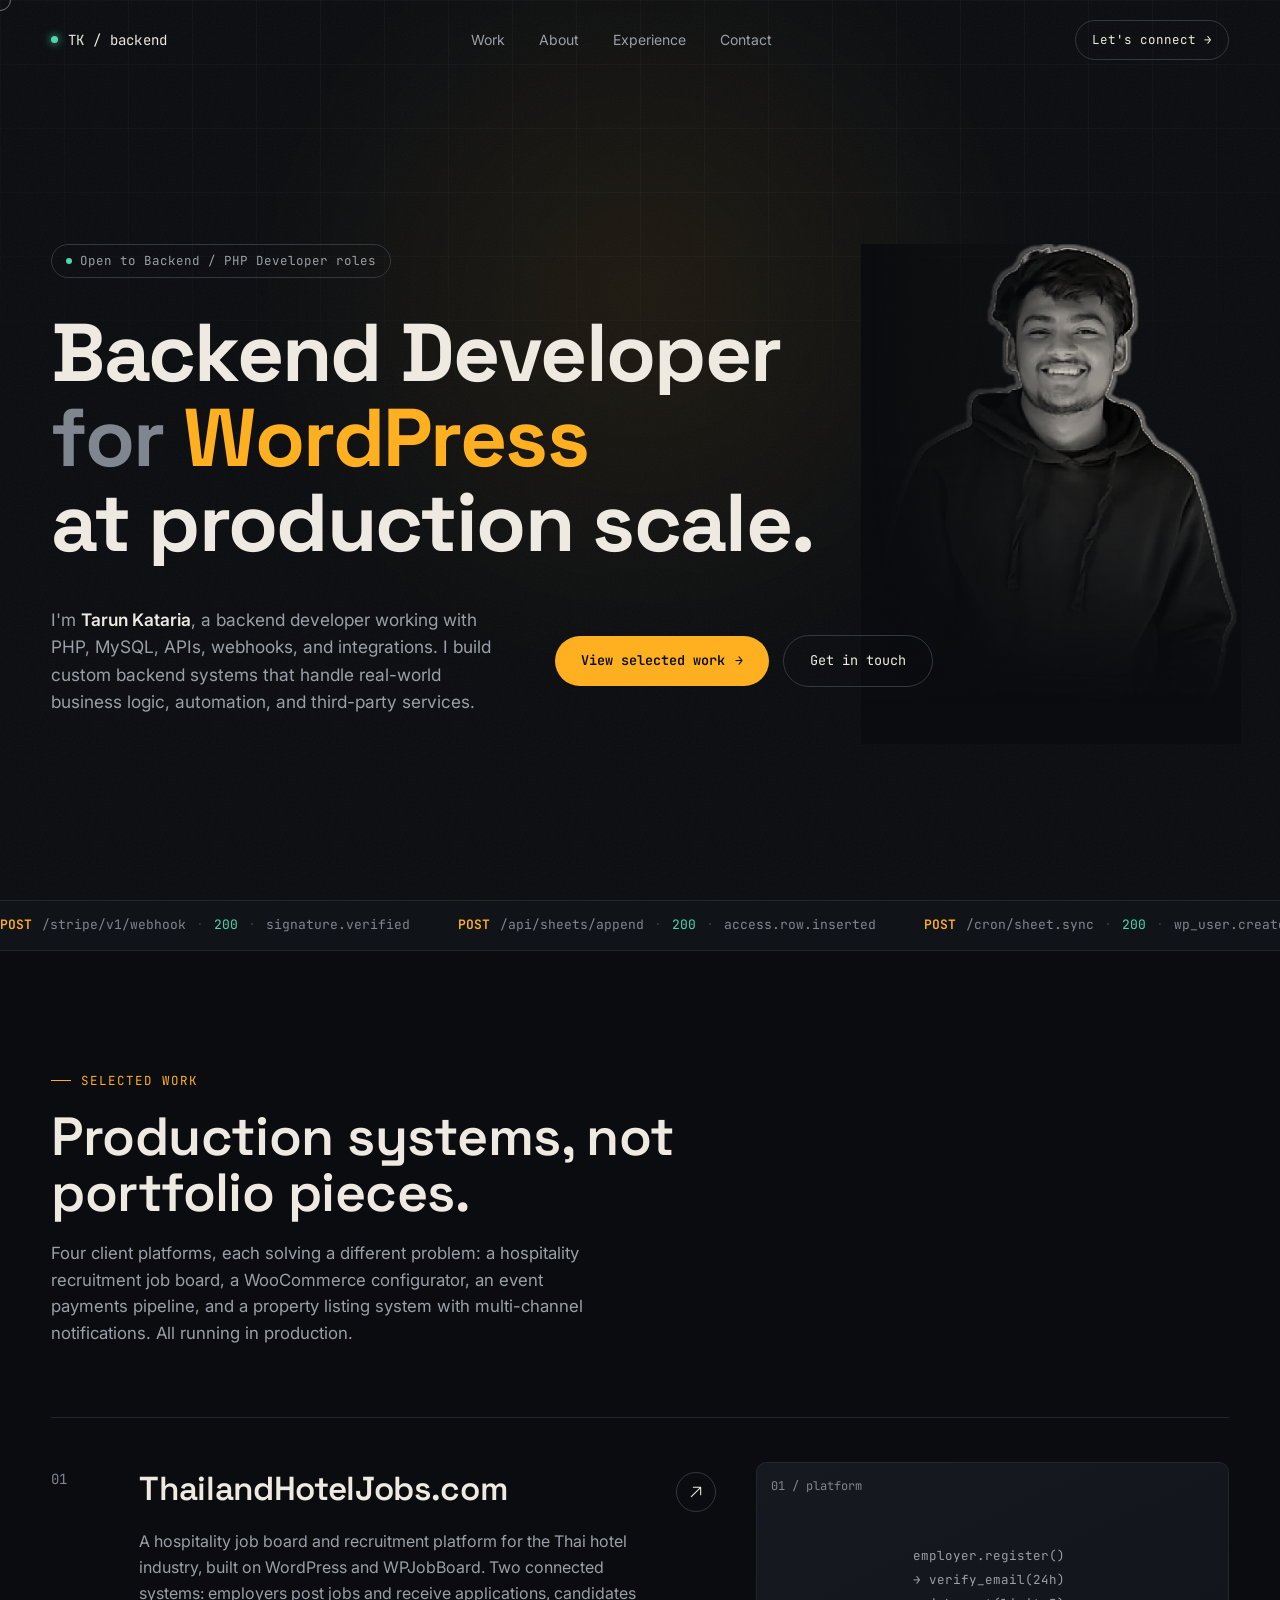
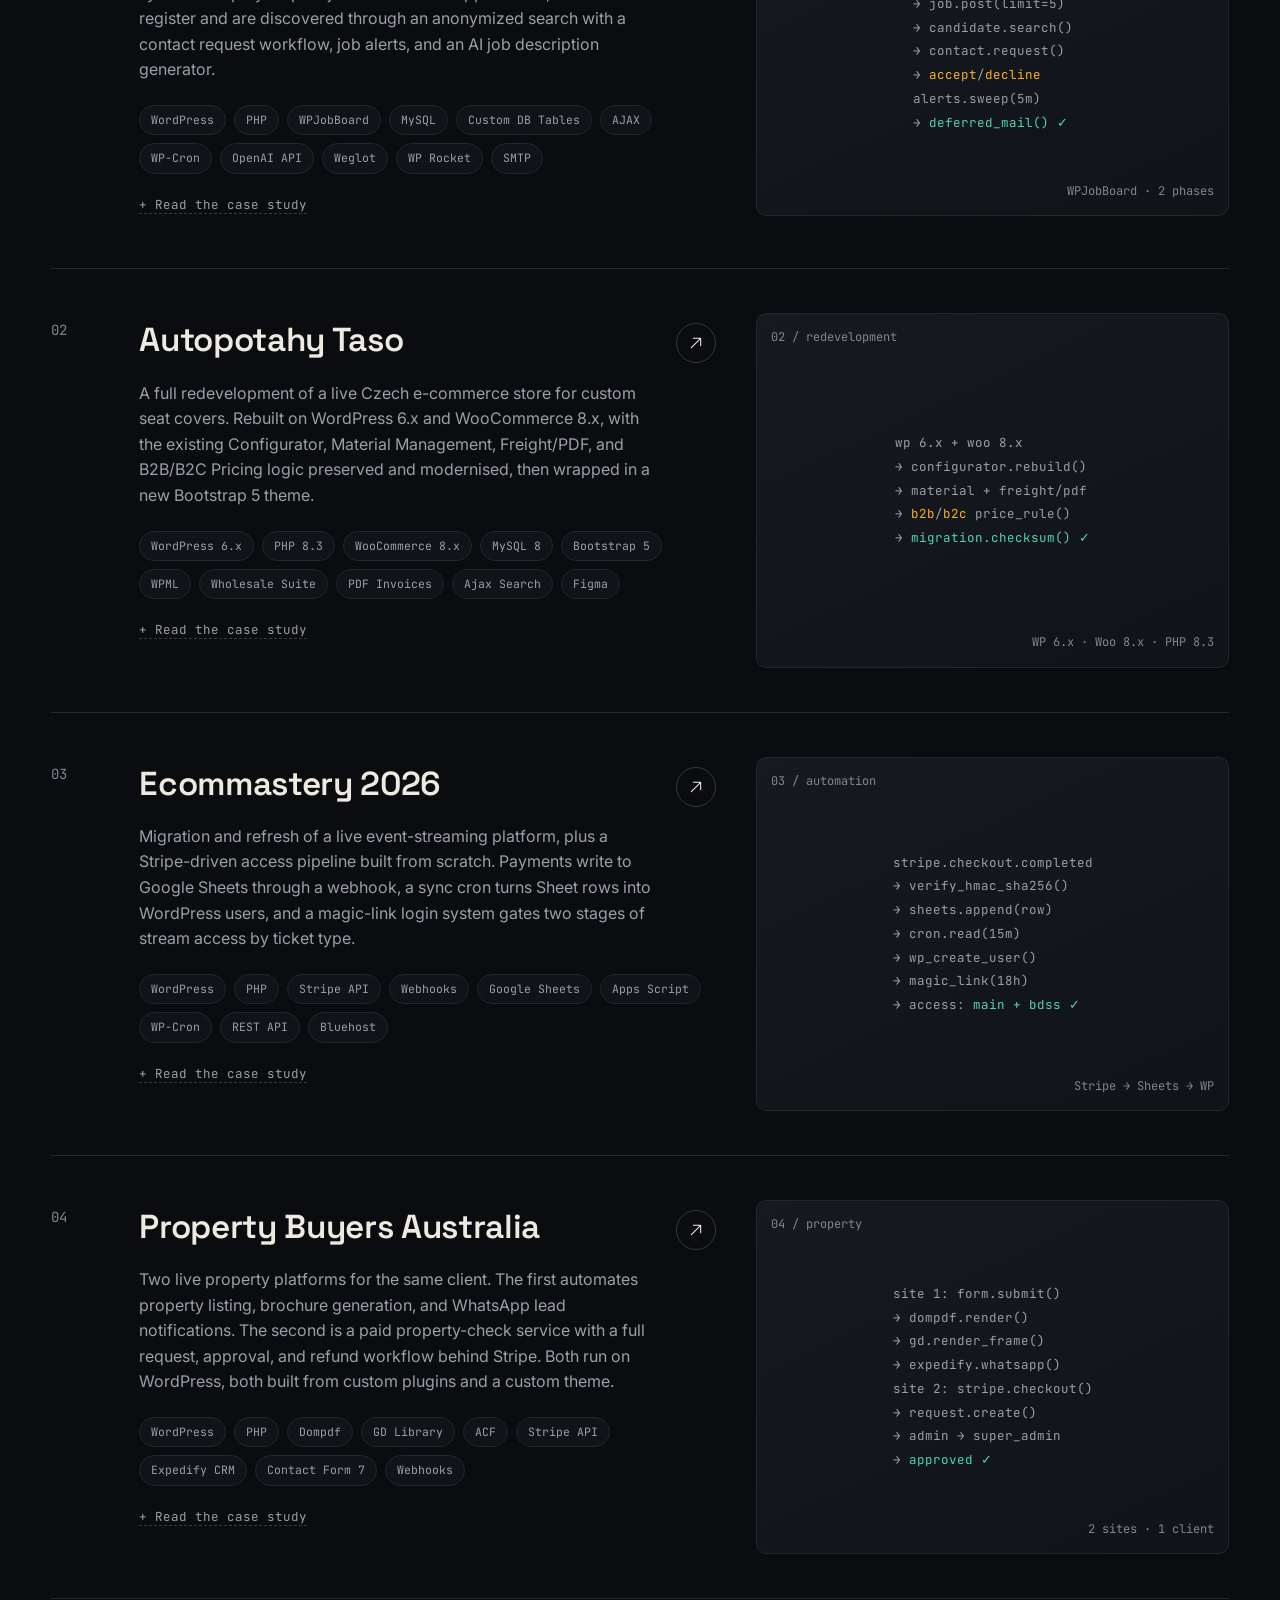
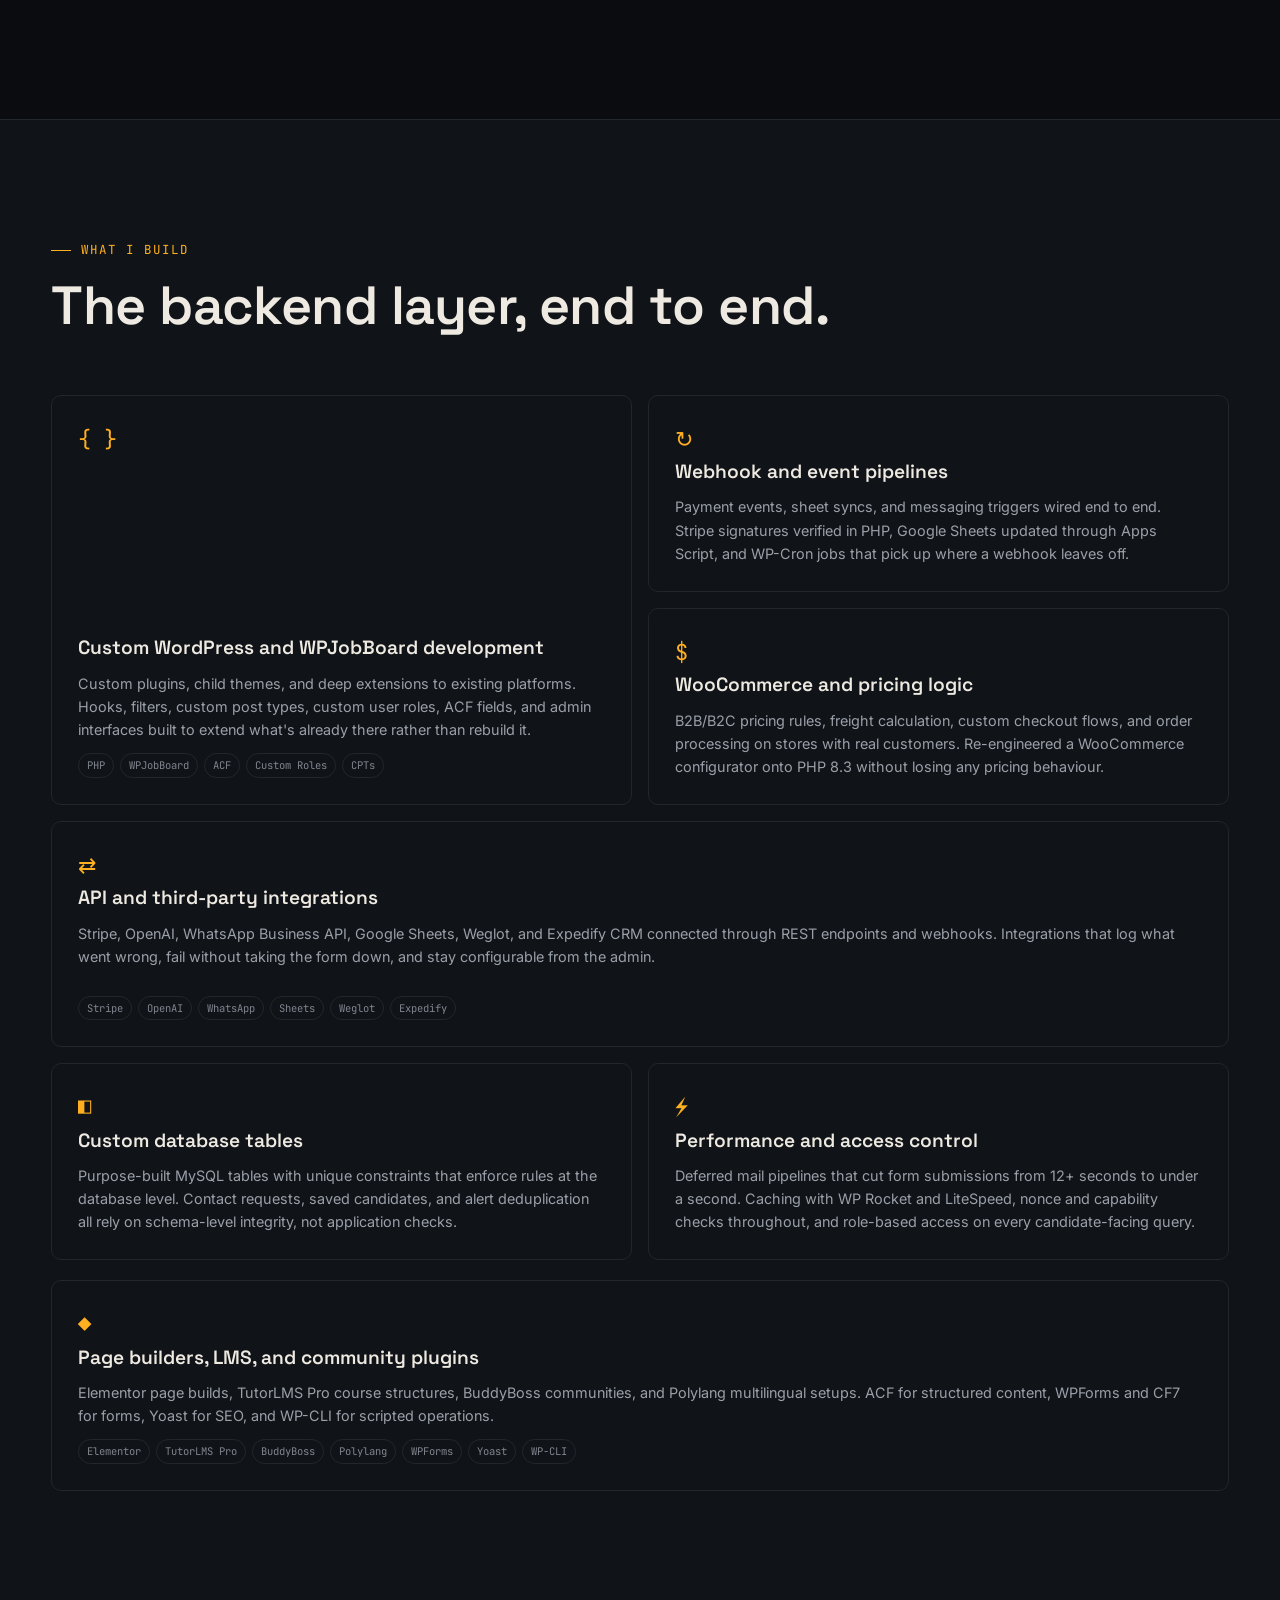
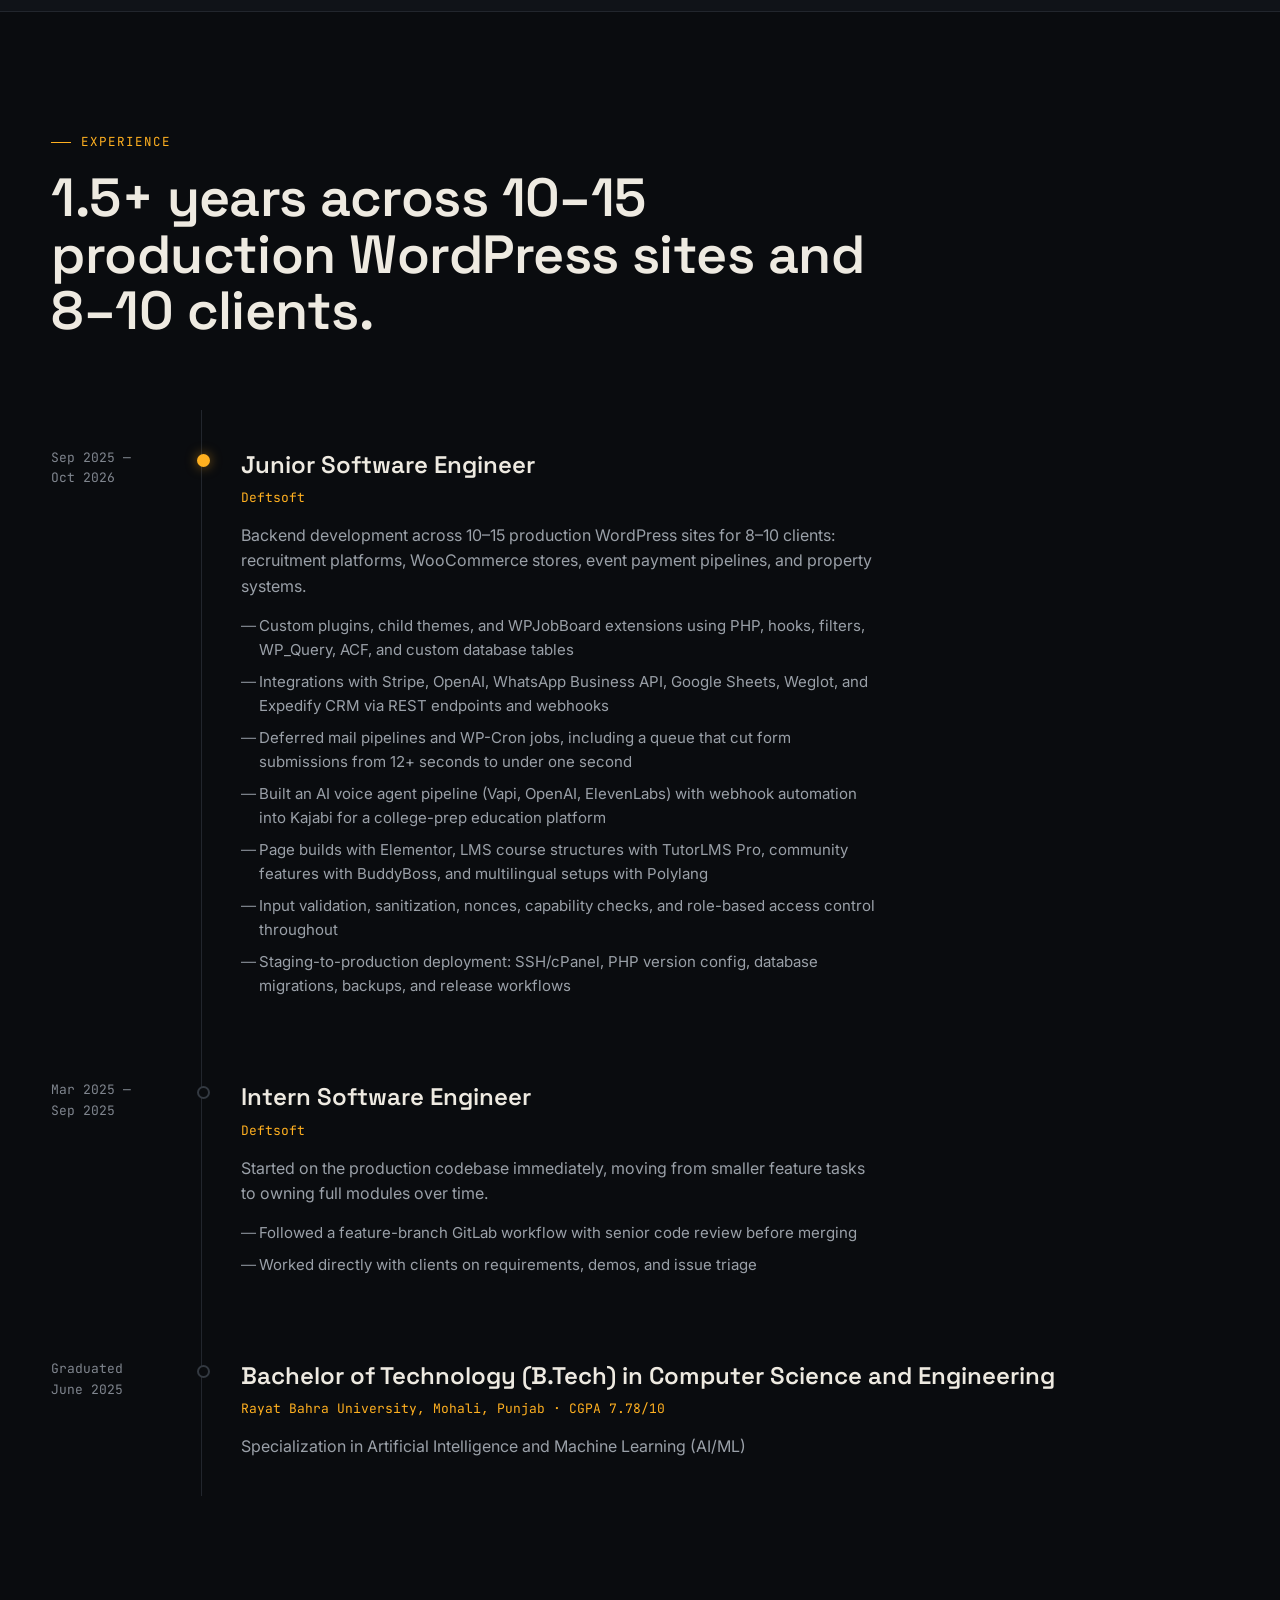
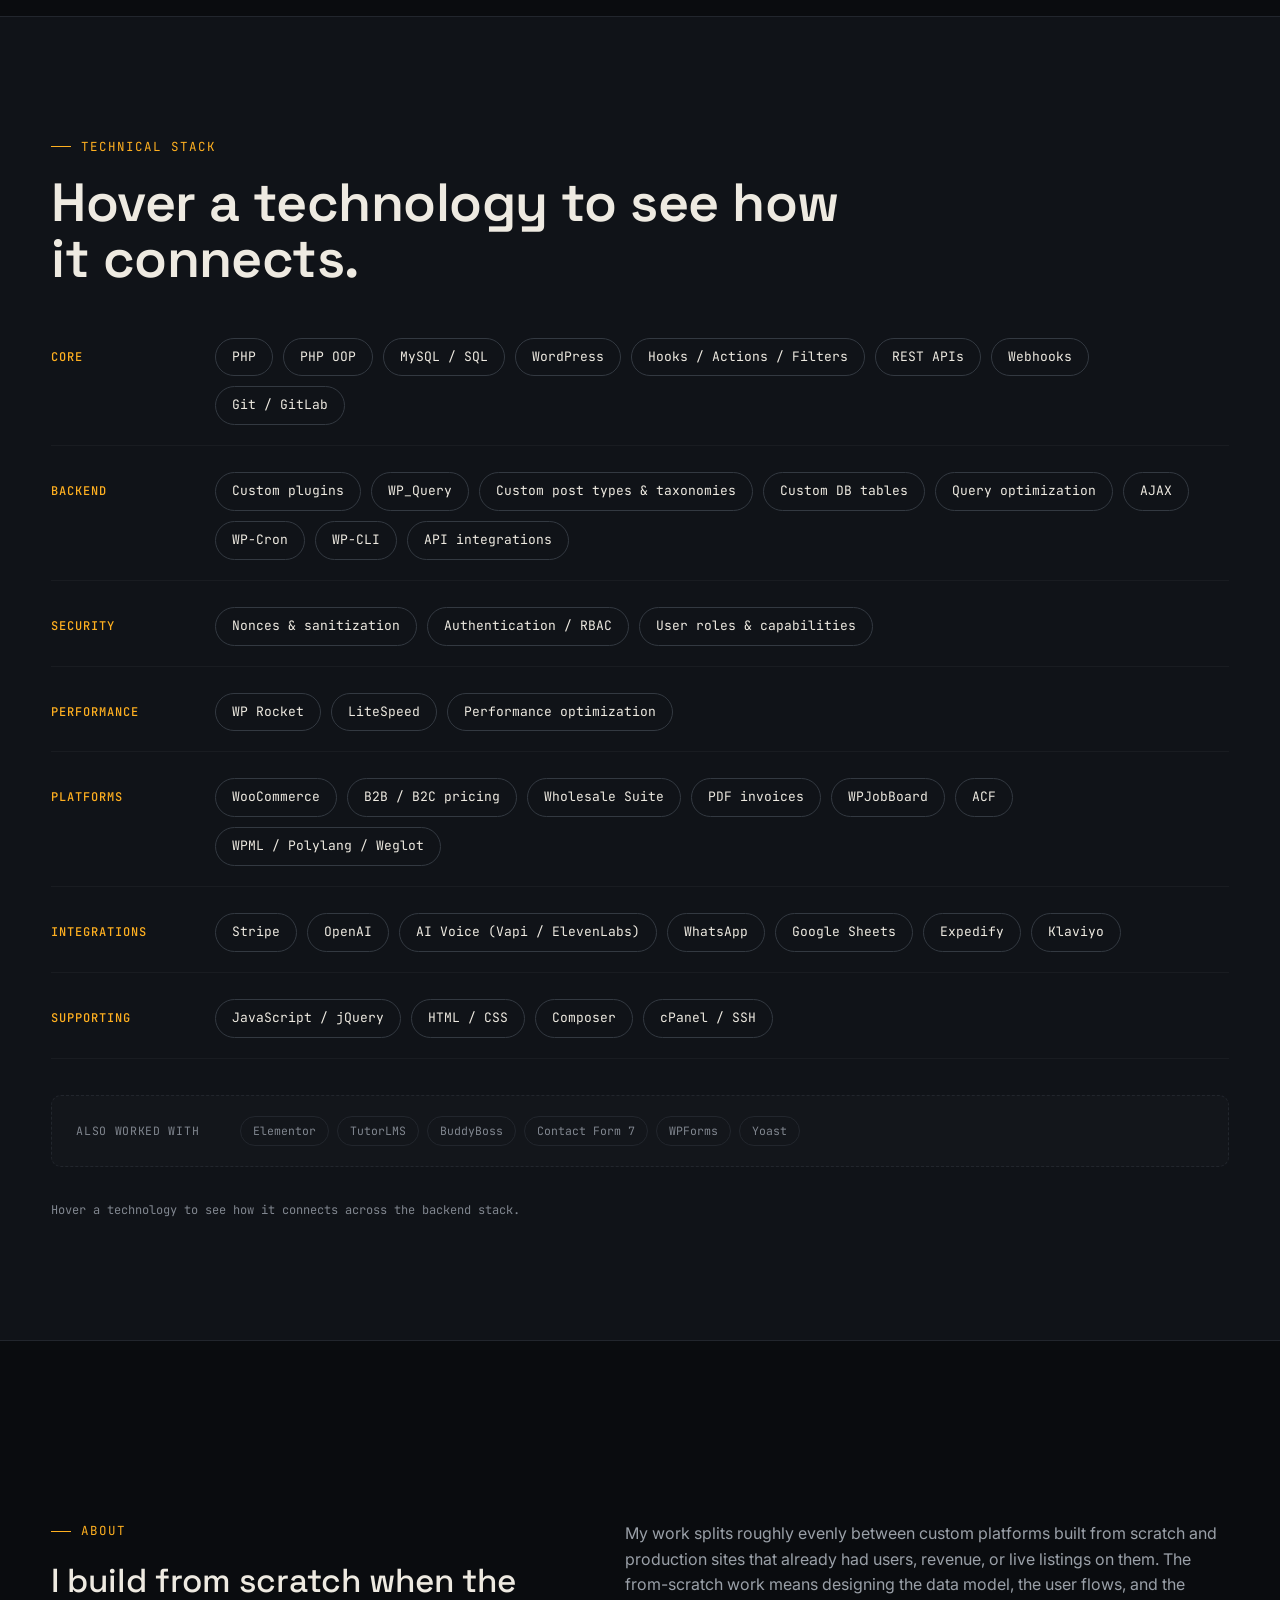
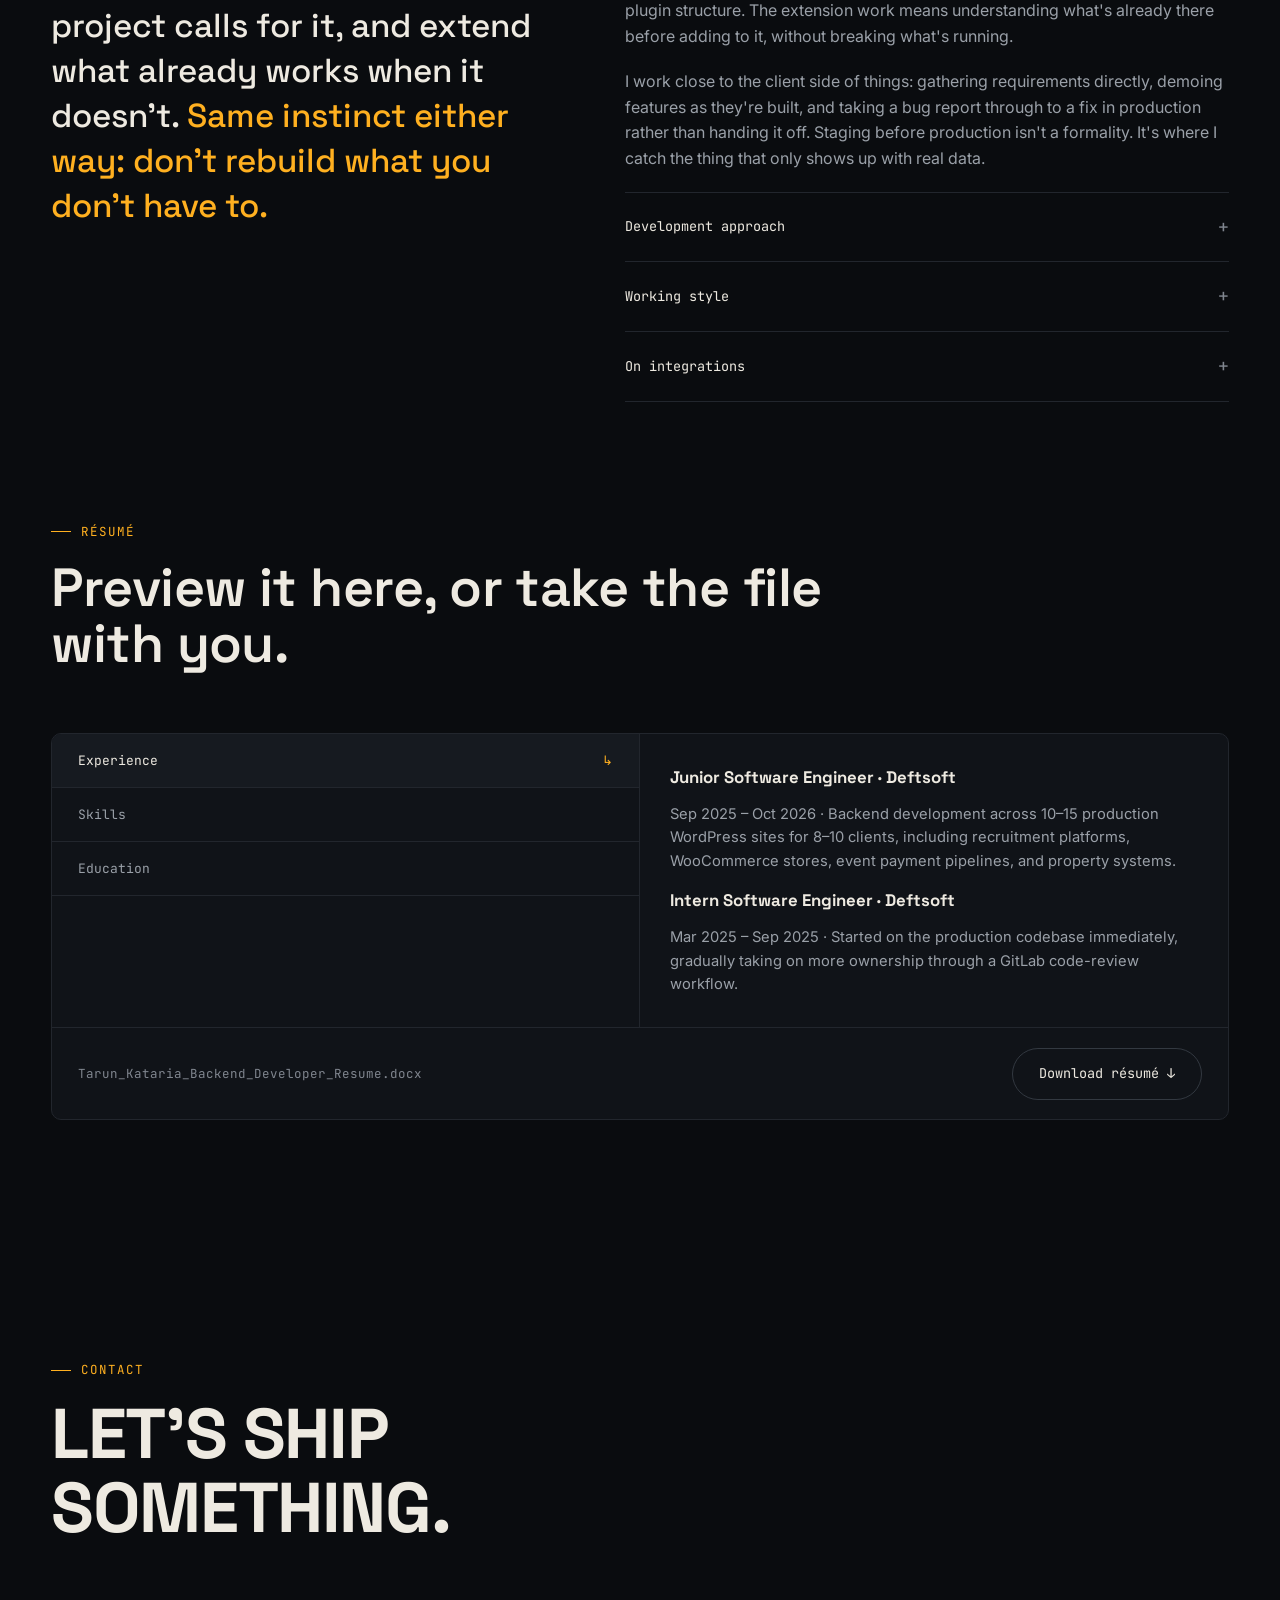
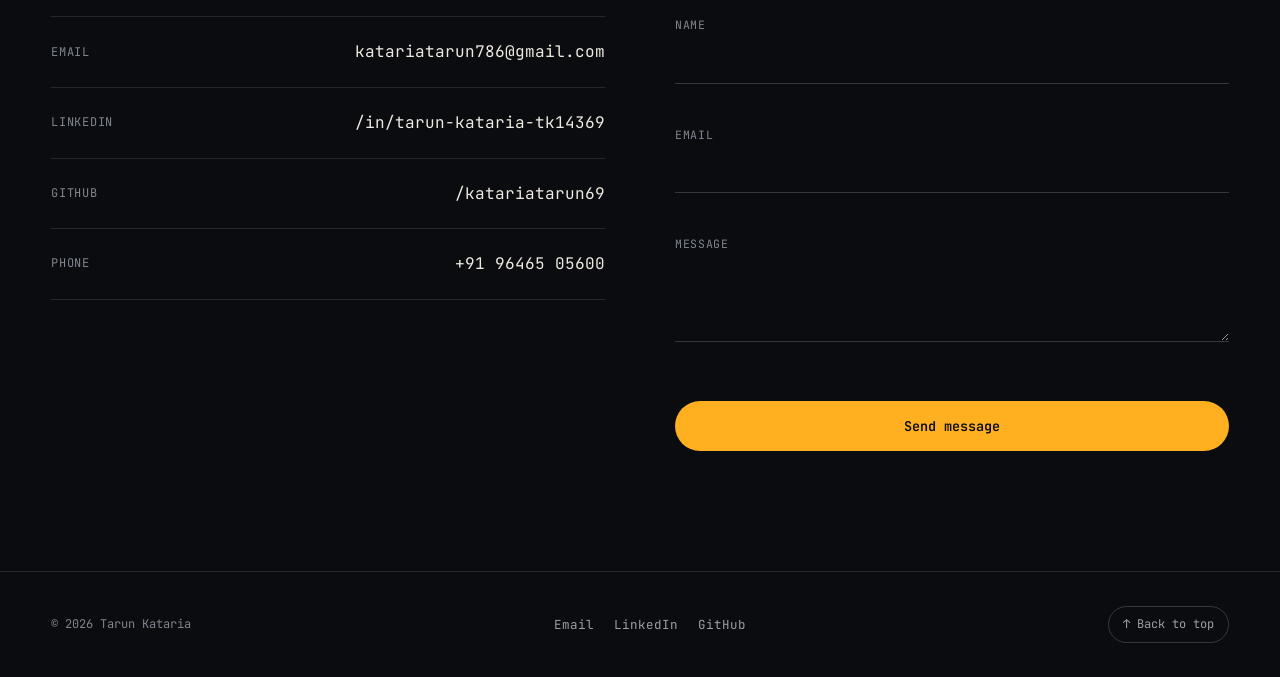
<file: index.html>
<!DOCTYPE html>
<html lang="en">

<head>
  <meta charset="UTF-8">
  <meta name="viewport" content="width=device-width, initial-scale=1.0">
  <title>Tarun Kataria — Backend Developer | PHP · APIs · WordPress</title>
  <meta name="description"
    content="Backend developer specializing in PHP, MySQL, APIs, webhooks, integrations, and production WordPress systems.">
  <meta name="theme-color" content="#0a0c0f">
  <link rel="canonical" href="https://katariatarun69.github.io/Portfolio/">
  <link rel="icon"
    href="data:image/svg+xml,%3Csvg xmlns='http://www.w3.org/2000/svg' viewBox='0 0 64 64'%3E%3Crect width='64' height='64' rx='14' fill='%230a0c0f'/%3E%3Ctext x='32' y='43' font-family='monospace' font-size='28' font-weight='700' text-anchor='middle' fill='%23ffb020'%3ETK%3C/text%3E%3C/svg%3E">
  <meta property="og:type" content="website">
  <meta property="og:site_name" content="Tarun Kataria">
  <meta property="og:title" content="Tarun Kataria — Backend Developer | PHP · APIs · WordPress">
  <meta property="og:description"
    content="Backend developer specializing in PHP, MySQL, APIs, webhooks, integrations, and production WordPress systems.">
  <meta property="og:url" content="https://katariatarun69.github.io/Portfolio/">
  <meta property="og:image" content="https://katariatarun69.github.io/Portfolio/assets/tarun-cutout.png">
  <meta name="twitter:card" content="summary">
  <meta name="twitter:title" content="Tarun Kataria — Backend Developer | PHP · APIs · WordPress">
  <meta name="twitter:description"
    content="Backend developer specializing in PHP, MySQL, APIs, webhooks, integrations, and production WordPress systems.">
  <meta name="twitter:image" content="https://katariatarun69.github.io/Portfolio/assets/tarun-cutout.png">
  <link rel="preconnect" href="https://fonts.googleapis.com">
  <link rel="preconnect" href="https://fonts.gstatic.com" crossorigin>
  <link
    href="https://fonts.googleapis.com/css2?family=Space+Grotesk:wght@400..700&family=Inter:wght@400;500;600&family=JetBrains+Mono:wght@400;500&display=swap"
    rel="stylesheet">
  <link rel="stylesheet" href="style.css">
  <noscript>
    <style>
      .reveal,
      .reveal-stagger,
      .reveal-stagger>* {
        opacity: 1 !important;
        transform: none !important
      }

      .hero h1 .line span,
      .hero-status,
      .hero-row,
      .hero-actions {
        opacity: 1 !important;
        transform: none !important
      }
    </style>
  </noscript>
</head>

<body>

  <a href="#main" class="skip-link">Skip to content</a>

  <div class="bg-fx" aria-hidden="true">
    <div class="bg-glow"></div>
    <div class="bg-grid"></div>
    <div class="bg-grain"></div>
  </div>

  <div class="cursor" id="cursor" aria-hidden="true"></div>

  <!-- NAV -->
  <nav class="nav" id="nav">
    <div class="container">
      <a href="#top" class="brand"><span class="dot"></span> TK / backend</a>
      <div class="nav-links" id="navLinks">
        <a href="#work">Work</a>
        <a href="#about">About</a>
        <a href="#experience">Experience</a>
        <a href="#contact">Contact</a>
      </div>
      <a href="#contact" class="nav-cta">Let's connect →</a>
      <button class="nav-toggle" id="navToggle" aria-label="Open menu" aria-expanded="false"
        aria-controls="mobileMenu"><span></span></button>
    </div>
  </nav>

  <div class="mobile-menu" id="mobileMenu" aria-hidden="true">
    <a href="#work">Work</a>
    <a href="#about">About</a>
    <a href="#experience">Experience</a>
    <a href="#contact">Contact</a>
  </div>

  <main id="main">

    <!-- HERO -->
    <section class="hero" id="top">
      <div class="container" style="position:relative;">

        <div class="hero-portrait" aria-hidden="true">
          <picture>
            <source srcset="assets/tarun-cutout.webp" type="image/webp">
            <img src="assets/tarun-cutout.png" alt="" width="455" height="599" loading="eager" decoding="async">
          </picture>
          <div class="hero-portrait-fade"></div>
        </div>


        <div class="hero-content">
          <div class="hero-status"><span class="dot"></span> Open to Backend / PHP Developer roles</div>

          <h1>
            <span class="line"><span>Backend Developer</span></span>
            <span class="line"><span class="muted">for</span> <span class="accent-word">WordPress</span></span>
            <span class="line"><span>at production scale.</span></span>
          </h1>

          <div class="hero-row">
            <p class="hero-desc">
              I'm <strong>Tarun Kataria</strong>, a backend developer working with PHP, MySQL, APIs, webhooks, and
              integrations. I build custom backend systems that handle real-world business logic, automation, and
              third-party services.
            </p>
            <div class="hero-actions" style="margin-top:0;">
              <a href="#work" class="btn btn-primary">View selected work <span class="btn-arrow">→</span></a>
              <a href="#contact" class="btn btn-ghost">Get in touch</a>
            </div>
          </div>
        </div>
      </div>
    </section>

    <!-- WEBHOOK FEED MARQUEE -->
    <div class="feed-wrap" role="img" aria-label="Decorative animated feed of example integration events">
      <div class="feed-track" id="feedTrack"></div>
    </div>

    <!-- WORK -->
    <section class="section-pad" id="work">
      <div class="container">
        <div class="reveal">
          <div class="eyebrow">Selected work</div>
          <h2 class="section-title">Production systems, not portfolio pieces.</h2>
          <p class="section-sub">Four client platforms, each solving a different problem: a hospitality recruitment job
            board, a WooCommerce configurator, an event payments
            pipeline, and a property listing system with multi-channel notifications. All running in production.</p>
        </div>

        <div class="work-list">

          <!-- PROJECT 1 -->
          <article class="project reveal">
            <div class="project-num">01</div>
            <div class="project-main">
              <div>
                <div class="project-head">
                  <h3 class="project-name">ThailandHotelJobs.com</h3>
                  <a class="project-arrow" href="https://thailandhoteljobs.com" target="_blank" rel="noopener"
                    aria-label="Visit ThailandHotelJobs.com">
                    <svg width="16" height="16" viewBox="0 0 24 24" fill="none">
                      <path d="M5 19L19 5M19 5H8M19 5V16" stroke-width="1.6" stroke-linecap="round"
                        stroke-linejoin="round" />
                    </svg>
                  </a>
                </div>
                <p class="project-desc">A hospitality job board and recruitment platform for the Thai hotel industry,
                  built on WordPress and WPJobBoard. Two connected systems: employers post jobs and receive
                  applications, candidates register and are discovered through an anonymized search with a contact
                  request workflow, job alerts, and an AI job description generator.</p>
                <div class="project-stack">
                  <span class="tag">WordPress</span><span class="tag">PHP</span><span class="tag">WPJobBoard</span><span
                    class="tag">MySQL</span><span class="tag">Custom DB Tables</span><span class="tag">AJAX</span><span
                    class="tag">WP-Cron</span><span class="tag">OpenAI API</span><span class="tag">Weglot</span><span
                    class="tag">WP Rocket</span><span class="tag">SMTP</span>
                </div>
                <button class="project-toggle" aria-expanded="false" aria-controls="case-1" data-target="case-1">
                  <span class="plus">+</span> <span class="toggle-label">Read the case study</span>
                </button>
                <div class="case-study" id="case-1">
                  <div class="case-study-inner">
                    <div class="case-grid">

                      <div class="case-block full">
                        <h4>Context</h4>
                        <p>A job board for the Thai hospitality industry, built on WordPress and WPJobBoard across two
                          delivery phases. Employers post jobs and receive applications by email. Candidates register,
                          build a profile, and are found by employers through an anonymized search. The platform is
                          bilingual (Thai and English) and the majority of traffic is mobile.</p>
                      </div>

                      <div class="case-block">
                        <h4>Foundation</h4>
                        <p>The job board runs on a custom theme with WPJobBoard extended throughout. Employers register
                          through a custom flow with server and client validation, auto-generated usernames, terms
                          agreement tracking, and a token-based email verification step before the account unlocks.
                          Company profiles are set up through a dedicated screen, validated, and auto-activated on first
                          save with a generated slug.</p>
                      </div>

                      <div class="case-block">
                        <h4>Employer job flow</h4>
                        <ul>
                          <li>Structured job posting form with dependent Department → Job Title dropdowns and an "Other"
                            free-text fallback</li>
                          <li>Five-job limit per employer session, with an "Add More Jobs" path that flags the account
                            for an offline approval conversation</li>
                          <li>Jobs publish as drafts and go live once approved by an admin</li>
                          <li>Two-week active window per job, with a renewal flow when it lapses</li>
                          <li>Apply-email routing that uses a per-job override address when set, otherwise falls back to
                            the company's primary contact email</li>
                          <li>Featured employer status with a 15-day expiry, tied to the Professional plan and
                            manageable from the user edit screen or a Users list quick action</li>
                          <li>Extra job slot system: admins can grant +1 posting slot for 15 days on top of the plan
                            limit, with a dedicated admin page</li>
                        </ul>
                      </div>

                      <div class="case-block">
                        <h4>Candidate system</h4>
                        <ul>
                          <li>Registration with PDPA consent validated on both client and server, followed by auto-login
                            and a redirect to the dashboard</li>
                          <li>Profile completion algorithm scored across 11 weighted fields, returning a 0 to 100
                            completion value used across the dashboard</li>
                          <li>Candidate dashboard with Resume, Applications, Saved Jobs, Job Alerts, Privacy Settings,
                            Change Password, and Account Settings</li>
                          <li>Application list with pagination and single-query job enrichment to avoid N+1 lookups</li>
                          <li>Account deactivation as a soft state, plus permanent deletion that removes the WPJobBoard
                            resume, meta rows, applications, contact requests, and saved-candidate records in one pass
                          </li>
                        </ul>
                      </div>

                      <div class="case-block">
                        <h4>Privacy and contact requests</h4>
                        <p>The core differentiator. A candidate's profile can be Private or Public, and the candidate's
                          chosen setting always takes priority.</p>
                        <ul>
                          <li>Private profile: appears in employer search with the current employer hidden, contact
                            details hidden, and previous employers, titles, experience, languages, and desired role
                            visible</li>
                          <li>Public profile: full details visible and the employer can contact the candidate directly
                          </li>
                          <li>Contact request workflow stored in a custom table with a unique constraint on
                            <code>(employer_id, candidate_id)</code>, so the database itself enforces one request per
                            pair rather than relying on application checks
                          </li>
                          <li>Statuses: pending, accepted, declined. Declining permanently closes the pair. Accepting
                            reveals contact details on both sides and access survives the candidate switching back to
                            Private</li>
                          <li>AJAX send and respond handlers with nonce and role checks, plus email notifications to
                            both parties on accept and decline</li>
                        </ul>
                      </div>

                      <div class="case-block">
                        <h4>Employer candidate search and saved candidates</h4>
                        <ul>
                          <li>Anonymized candidate cards showing previous employers, titles, departments, property
                            types, experience, languages, and desired role, with current employer and all personal
                            contact details withheld</li>
                          <li>Filters on location, department, experience, English level, years of experience, and
                            property type, with Department and Job Title as dependent dropdowns against the same master
                            position list used on the posting side</li>
                          <li>Saved candidates stored in a custom table with a unique constraint on
                            <code>(employer_user_id, candidate_user_id)</code>, toggled via AJAX and cleaned up on user
                            deletion
                          </li>
                          <li>Saved jobs on the candidate side backed by WPJobBoard's existing shortlist table</li>
                        </ul>
                      </div>

                      <div class="case-block">
                        <h4>Job alerts engine</h4>
                        <p>A custom alerting system on top of the candidate preferences, with three delivery modes:
                          instant, daily, and weekly.</p>
                        <ul>
                          <li>Shared query builder used by the alerts list, the sidebar badge count, and the email
                            engine, so matching rules stay in one place</li>
                          <li>Dedup table with a unique key on <code>(user_id, job_id)</code>, so a retry or a race
                            condition cannot produce a second email regardless of application logic</li>
                          <li>Cron schedule: a five-minute sweep for instant alerts, a daily digest at 08:00 site time,
                            and a weekly digest scheduled daily but gated to Monday so a missed week self-corrects</li>
                          <li>Unsubscribe links use a hashed token verified with <code>hash_equals</code>, and only stop
                            emails without clearing the candidate's saved preferences</li>
                          <li>Instant alerts skip candidates whose email is unverified or whose account is deactivated
                          </li>
                        </ul>
                      </div>

                      <div class="case-block">
                        <h4>AI job description generator</h4>
                        <ul>
                          <li>OpenAI integration (GPT-4o-mini) that fills the Job Description and Requirements fields
                            from the posting form in one click</li>
                          <li>Admin settings page under the Job Board menu with editable prompts and eight merge tags:
                            job title, department, location, job type, salary, benefits, other benefits, and company
                            name</li>
                          <li>If the requirements call fails, the description is still returned rather than discarding
                            the work</li>
                          <li>Response is passed through <code>wp_kses_post()</code> before insertion, and the button
                            only renders when an API key is configured</li>
                          <li>Dependent dropdowns and the AI generator shipped together, and both are wired so
                            WPJobBoard's own validation and save path are untouched</li>
                        </ul>
                      </div>

                      <div class="case-block full">
                        <h4>Engineering notes</h4>
                        <p>Two pieces of custom engineering are worth calling out.</p>
                        <p><strong>Deferred mail pipeline.</strong> Job applications and candidate registrations were
                          spending 12 to 14 seconds inside synchronous <code>wp_mail()</code> calls, which the user
                          waited through before seeing a redirect. I wrote a must-use plugin that hooks
                          <code>pre_wp_mail</code> on the slow POSTs, queues the payloads, closes the connection with
                          <code>litespeed_finish_request()</code> or <code>fastcgi_finish_request()</code>, and sends
                          the queue in the background. Attachments are copied out of the PHP temp directory first so
                          they survive the request ending. A cron fallback covers hosts without a finish-request
                          function. Measured result: candidate registration went from 13.4s to 0.52s, and job
                          application from around 12s to 0.22s.
                        </p>
                        <p><strong>Weglot-safe patterns.</strong> Because Weglot translates option labels on
                          <code>/th/</code> pages, the Department → Job Title logic matches on category ID and slug,
                          never on the visible label. The same rule applies to the alert query builder. A prefix helper
                          wraps <code>post_link</code>, <code>page_link</code>, <code>term_link</code>,
                          <code>paginate_links</code>, and the next/prev navigation so links stay language-correct
                          without touching Weglot itself.
                        </p>
                        <p>The candidate search is locked to logged-in employers only. Job sorting uses a secondary key
                          on ID so same-day jobs never share a position, and timestamps display "Posted today" for
                          same-day items and the actual date for older ones.</p>
                      </div>
                    </div>
                  </div>
                </div>
              </div>
              <div class="project-visual" aria-hidden="true">
                <span class="glyph tl">01 / platform</span>
                <div class="mono-flow">
                  <div>employer.register()</div>
                  <div>→ verify_email(24h)</div>
                  <div>→ job.post(limit=5)</div>
                  <div>→ candidate.search()</div>
                  <div>→ contact.request()</div>
                  <div>→ <span class="k">accept</span>/<span class="k">decline</span></div>
                  <div>alerts.sweep(5m)</div>
                  <div>→ <span class="v">deferred_mail() ✓</span></div>
                </div>
                <span class="glyph br">WPJobBoard · 2 phases</span>
              </div>
            </div>
          </article>

          <!-- PROJECT 2 -->
          <article class="project reveal">
            <div class="project-num">02</div>
            <div class="project-main">
              <div>
                <div class="project-head">
                  <h3 class="project-name">Autopotahy Taso</h3>
                  <a class="project-arrow" href="https://www.autopotahytaso.cz/" target="_blank" rel="noopener"
                    aria-label="Visit Autopotahy Taso">
                    <svg width="16" height="16" viewBox="0 0 24 24" fill="none">
                      <path d="M5 19L19 5M19 5H8M19 5V16" stroke-width="1.6" stroke-linecap="round"
                        stroke-linejoin="round" />
                    </svg>
                  </a>
                </div>
                <p class="project-desc">A full redevelopment of a live Czech e-commerce store for custom seat covers.
                  Rebuilt on WordPress 6.x and WooCommerce 8.x, with the existing Configurator, Material Management,
                  Freight/PDF, and B2B/B2C Pricing logic preserved and modernised, then wrapped in a new Bootstrap 5
                  theme.</p>
                <div class="project-stack">
                  <span class="tag">WordPress 6.x</span><span class="tag">PHP 8.3</span><span class="tag">WooCommerce
                    8.x</span><span class="tag">MySQL 8</span><span class="tag">Bootstrap 5</span><span
                    class="tag">WPML</span><span class="tag">Wholesale Suite</span><span class="tag">PDF
                    Invoices</span><span class="tag">Ajax Search</span><span class="tag">Figma</span>
                </div>
                <button class="project-toggle" aria-expanded="false" aria-controls="case-2" data-target="case-2">
                  <span class="plus">+</span> <span class="toggle-label">Read the case study</span>
                </button>
                <div class="case-study" id="case-2">
                  <div class="case-study-inner">
                    <div class="case-grid">
                      <div class="case-block">
                        <h4>Problem</h4>
                        <p>The client's existing WooCommerce store ran on an outdated WordPress and PHP stack. Its core
                          value was a custom seat-cover Configurator with Material Management, Freight/PDF generation,
                          and separate B2C and B2B pricing rules. That logic was tightly coupled to the old codebase and
                          couldn't survive a standard upgrade. A rebuild was needed that preserved every piece of custom
                          business logic while modernising the stack and applying a new design.</p>
                      </div>
                      <div class="case-block">
                        <h4>Solution</h4>
                        <p>Rebuilt the site on WordPress 6.x and WooCommerce 8.x. The Configurator, Material Management,
                          Freight/PDF, and Pricing modules were re-engineered as bespoke plugins compatible with the new
                          core. Existing logic was preserved and modernised rather than rewritten, so no features were
                          lost. A new Bootstrap 5 theme was built from Figma designs, and the legacy catalogue was
                          migrated with script-assisted checksums.</p>
                      </div>
                      <div class="case-block">
                        <h4>What I built</h4>
                        <ul>
                          <li><strong>Core plugin redevelopment:</strong> Configurator, Material Management, and
                            Freight/PDF modules re-engineered as bespoke plugins compatible with WP 6.x and WooCommerce
                            8.x, with logic preserved and codebase modernised</li>
                          <li><strong>B2B/B2C pricing engine:</strong> role-based dynamic pricing with VAT-inclusive
                            (B2C) and VAT-exclusive plus wholesale discount (B2B) logic, tied into cart and checkout
                          </li>
                          <li><strong>Theme implementation:</strong> Figma screens converted to a Bootstrap 5 theme
                            following a 12-column grid and Google Fonts standards</li>
                          <li><strong>Data migration:</strong> legacy products, attributes, images, and user roles
                            exported and imported with script-assisted checksums, plus a final import run at cut-over to
                            prevent catalogue drift</li>
                          <li><strong>Third-party integrations:</strong> WooCommerce PDF Invoices, WPML for multilingual
                            support, Wholesale Suite, Ajax Search, and approved premium add-ons</li>
                          <li><strong>QA and UAT:</strong> cross-browser (Chrome, Firefox, Safari, Edge), responsive,
                            performance, security, and regression testing on the Configurator flow; verified B2C and B2B
                            test orders generate correct PDF invoices</li>
                        </ul>
                      </div>
                      <div class="case-block">
                        <h4>Result</h4>
                        <p>Delivered a modernised WooCommerce store on PHP 8.3, WP 6.x, and WooCommerce 8.x without
                          losing any of the custom Configurator, Material, Freight, or Pricing behaviour the business
                          depends on. B2C and B2B customers both retained their existing pricing and ordering flows, and
                          the site now runs on a supported, maintainable stack. Client sign-off on the UAT checklist
                          completed the project.</p>
                      </div>
                    </div>
                  </div>
                </div>
              </div>
              <div class="project-visual" aria-hidden="true">
                <span class="glyph tl">02 / redevelopment</span>
                <div class="mono-flow">
                  <div>wp 6.x + woo 8.x</div>
                  <div>→ configurator.rebuild()</div>
                  <div>→ material + freight/pdf</div>
                  <div>→ <span class="k">b2b</span>/<span class="k">b2c</span> price_rule()</div>
                  <div>→ <span class="v">migration.checksum() ✓</span></div>
                </div>
                <span class="glyph br">WP 6.x · Woo 8.x · PHP 8.3</span>
              </div>
            </div>
          </article>

          <!-- PROJECT 3 -->
          <article class="project reveal">
            <div class="project-num">03</div>
            <div class="project-main">
              <div>
                <div class="project-head">
                  <h3 class="project-name">Ecommastery 2026</h3>
                  <a class="project-arrow" href="https://ecommastery.live/" target="_blank" rel="noopener"
                    aria-label="Visit Ecommastery 2026">
                    <svg width="16" height="16" viewBox="0 0 24 24" fill="none">
                      <path d="M5 19L19 5M19 5H8M19 5V16" stroke-width="1.6" stroke-linecap="round"
                        stroke-linejoin="round" />
                    </svg>
                  </a>
                </div>
                <p class="project-desc">Migration and refresh of a live event-streaming platform, plus a Stripe-driven
                  access pipeline built from scratch. Payments write to Google Sheets through a webhook, a sync cron
                  turns Sheet rows into WordPress users, and a magic-link login system gates two stages of stream access
                  by ticket type.</p>
                <div class="project-stack">
                  <span class="tag">WordPress</span><span class="tag">PHP</span><span class="tag">Stripe API</span><span
                    class="tag">Webhooks</span><span class="tag">Google Sheets</span><span class="tag">Apps
                    Script</span><span class="tag">WP-Cron</span><span class="tag">REST API</span><span
                    class="tag">Bluehost</span>
                </div>
                <button class="project-toggle" aria-expanded="false" aria-controls="case-3" data-target="case-3">
                  <span class="plus">+</span> <span class="toggle-label">Read the case study</span>
                </button>
                <div class="case-study" id="case-3">
                  <div class="case-study-inner">
                    <div class="case-grid">
                      <div class="case-block">
                        <h4>Problem</h4>
                        <p>The client ran a paid event-streaming site in 2025 with access managed manually through a
                          Google Sheet. For the 2026 edition, the site needed to move to a new domain, get updated
                          visuals and stream URLs, and support two-stage access based on ticket type. The bigger change
                          was payment: last year Stripe was skipped entirely, and this year access had to update
                          automatically after checkout without removing the Sheet from the workflow.</p>
                      </div>
                      <div class="case-block">
                        <h4>Solution</h4>
                        <p>Migrated the codebase from the old domain to the new one on the same Bluehost account and
                          kept the Google Sheet as the single source of truth for access. Built a three-plugin pipeline:
                          a Stripe webhook receives payment events, verifies signatures, and appends rows to the Sheet;
                          a WP-Cron job reads the Sheet every 15 minutes and creates or updates WordPress users with the
                          correct access flags; a custom user-fields plugin exposes those flags in the admin and
                          generates magic login links with 18-hour expiry.</p>
                      </div>
                      <div class="case-block">
                        <h4>What I built</h4>
                        <ul>
                          <li><strong>Stripe webhook plugin:</strong> custom REST endpoint at
                            <code>stripe/v1/webhook</code>, manual HMAC-SHA256 signature verification without the Stripe
                            SDK, idempotency check on the buyer email, and a 24-hour transient queue for confirmation
                            emails when the user doesn't exist yet
                          </li>
                          <li><strong>Sheet sync plugin:</strong> custom 15-minute WP-Cron schedule that reads the
                            Sheet, looks up users by <code>wp_user_id</code> first and email second, creates new users
                            with unique usernames, backfills the user ID to the Sheet, and propagates email and name
                            changes back to WordPress</li>
                          <li><strong>Access flag logic:</strong> <code>elevate_360_access</code>,
                            <code>bdss_access</code>, and <code>access_to_both</code> meta fields, with auto-derivation
                            so a "both" ticket forces both stage flags to Y
                          </li>
                          <li><strong>Magic link login:</strong> UUID4 tokens with 18-hour expiry, AJAX generation from
                            the admin profile screen with nonce and capability checks, and token validation handled on
                            <code>template_redirect</code>
                          </li>
                          <li><strong>Admin user fields plugin:</strong> adds access flags, three IP allowlist fields,
                            and the generated login URL to every WordPress user profile</li>
                          <li><strong>Two-stage stream gating:</strong> Main Stage and BDSS Stage embeds updated with
                            new URLs, visibility driven by ticket type and the April 9 to 11 event dates</li>
                          <li><strong>Code migration:</strong> copied all existing code and configuration to the new
                            domain and verified parity with the 2025 site before layering the new payment pipeline on
                            top</li>
                        </ul>
                      </div>
                      <div class="case-block">
                        <h4>Result</h4>
                        <p>Payment to access now runs end to end without manual steps. A buyer pays through Stripe, the
                          webhook appends their row to the Sheet, the sync cron creates the WordPress user with the
                          right access flags, and a magic link email lands in their inbox. The client can still edit the
                          Sheet manually at any time, so the existing workflow stays intact while the automation sits
                          underneath it.</p>
                      </div>
                    </div>
                  </div>
                </div>
              </div>
              <div class="project-visual" aria-hidden="true">
                <span class="glyph tl">03 / automation</span>
                <div class="mono-flow">
                  <div>stripe.checkout.completed</div>
                  <div>→ verify_hmac_sha256()</div>
                  <div>→ sheets.append(row)</div>
                  <div>→ cron.read(15m)</div>
                  <div>→ wp_create_user()</div>
                  <div>→ magic_link(18h)</div>
                  <div>→ access: <span class="v">main + bdss ✓</span></div>
                </div>
                <span class="glyph br">Stripe → Sheets → WP</span>
              </div>
            </div>
          </article>

          <!-- PROJECT 4 -->
          <article class="project reveal">
            <div class="project-num">04</div>
            <div class="project-main">
              <div>
                <div class="project-head">
                  <h3 class="project-name">Property Buyers Australia</h3>
                  <a class="project-arrow" href="https://propertybuyersaustralia.au" target="_blank" rel="noopener"
                    aria-label="Visit Property Buyers Australia">
                    <svg width="16" height="16" viewBox="0 0 24 24" fill="none">
                      <path d="M5 19L19 5M19 5H8M19 5V16" stroke-width="1.6" stroke-linecap="round"
                        stroke-linejoin="round" />
                    </svg>
                  </a>
                </div>

                <p class="project-desc">Two live property platforms for the same client. The first automates property
                  listing, brochure generation, and WhatsApp lead notifications. The second is a paid property-check
                  service with a full request, approval, and refund workflow behind Stripe. Both run on WordPress, both
                  built from custom plugins and a custom theme.</p>
                <div class="project-stack">
                  <span class="tag">WordPress</span><span class="tag">PHP</span><span class="tag">Dompdf</span><span
                    class="tag">GD Library</span><span class="tag">ACF</span><span class="tag">Stripe API</span><span
                    class="tag">Expedify CRM</span><span class="tag">Contact Form 7</span><span
                    class="tag">Webhooks</span>
                </div>
                <button class="project-toggle" aria-expanded="false" aria-controls="case-4" data-target="case-4">
                  <span class="plus">+</span> <span class="toggle-label">Read the case study</span>
                </button>
                <div class="case-study" id="case-4">
                  <div class="case-study-inner">
                    <div class="case-grid">

                      <div class="case-block">
                        <h4>Context</h4>
                        <p>Two separate sites for the same client. Property Buyers Australia lists properties and
                          captures leads. Property Self Check takes paid property inspection requests and manages them
                          through an approval pipeline. Each site has its own WordPress install, its own custom code,
                          and its own user model.</p>
                      </div>

                      <div class="case-block">
                        <h4>Site 1: Property Buyers Australia</h4>
                        <p>The client needed a way for non-admin staff to add property listings without touching the
                          WordPress backend. From a single front-end form, a listing should appear on the site complete
                          with a PDF brochure, a branded featured image, and a WhatsApp notification to subscribed
                          contacts.</p>
                      </div>

                      <div class="case-block">
                        <h4>What I built (Site 1)</h4>
                        <ul>
                          <li><strong>Custom sub-admin role:</strong> a scoped "Property Sub-Admin" role created on
                            plugin activation, with read, create, publish, and delete capabilities limited to listings
                          </li>
                          <li><strong>Front-end submission form:</strong> shortcode-driven form on the
                            <code>/add-property/</code> page, collecting property name, suburb, bedrooms, bathrooms,
                            land size, rental, price, and description, protected by nonce, capability, and sanitisation
                            checks
                          </li>
                          <li><strong>PDF brochure generation:</strong> one-page A4 brochure built with Dompdf in a
                            handwritten note style, saved to the Media Library, and pushed to the user as
                            <code>property_&lt;ID&gt;.pdf</code> after submission
                          </li>
                          <li><strong>Branded featured image:</strong> PHP GD renders property details onto a
                            pre-designed frame using four bundled fonts (Edu SA Beginner, Playfair Display, Dancing
                            Script, Open Sans), sets it as the post thumbnail, and regenerates it automatically whenever
                            ACF saves a property</li>
                          <li><strong>Status-aware footer:</strong> the generated image reads "Property For Sale" or
                            "Property Sold" based on an ACF <code>property_status</code> field, with a lock to prevent
                            repeated regeneration and a manual regenerate action in the admin</li>
                          <li><strong>WhatsApp notifications:</strong> a separate notifier plugin hooks
                            <code>publish_property</code> and sends the property slug to an Expedify webhook, which
                            delivers the WhatsApp message with the property link; a <code>_expedify_notified</code> meta
                            flag prevents duplicate sends on edits
                          </li>
                          <li><strong>Lead capture:</strong> Contact Form 7 enquiries create contacts in the Expedify
                            CRM with name, email, phone, plus the enquiry subject, message, and originating property
                            title and URL</li>
                        </ul>
                      </div>

                      <div class="case-block">
                        <h4>Site 2: Property Self Check</h4>
                        <p>The client wanted a service where a customer could pay for a property inspection, upload
                          supporting details, and track the request through to delivery. Behind the scenes, an admin
                          team handled documents and a super admin approved or rejected each request, including refunds.
                        </p>
                      </div>

                      <div class="case-block">
                        <h4>What I built (Site 2)</h4>
                        <ul>
                          <li><strong>Custom theme:</strong> built from scratch on a clean WordPress install, with ACF
                            powering the dynamic homepage content</li>
                          <li><strong>Three-tier role model:</strong> <code>User</code>, <code>Admin</code>, and
                            <code>Super Admin</code>, each with its own dashboard, permissions, and visible data
                          </li>
                          <li><strong>User dashboard:</strong> property check requests, status tracking (In Review,
                            Pending, Approved, Rejected), star ratings with notes, and a refund request flow</li>
                          <li><strong>Stripe payment:</strong> checkout popup for the property check fee, tied to the
                            request creation flow</li>
                          <li><strong>Admin dashboard:</strong> request list with counts and status filters, daily,
                            weekly, and monthly views, search, request detail view, and a "send to super admin" action
                          </li>
                          <li><strong>Document handling:</strong> multi-file PDF, DOC, and DOCX upload with per-file
                            descriptions, both on the admin and super admin sides, plus file removal</li>
                          <li><strong>Approval workflow:</strong> super admin reviews requests, approves or rejects
                            them, and status changes propagate back to the user dashboard</li>
                          <li><strong>Email tab:</strong> approved requests only, with an editable template, PDF
                            attachment, and resend capability</li>
                          <li><strong>Refund management:</strong> user-side submission with an amount, super admin
                            review with approve or reject actions</li>
                        </ul>
                      </div>

                      <div class="case-block">
                        <h4>Notes</h4>
                        <p>On Site 1, the WhatsApp integration originally called Meta's Cloud API directly. I replaced
                          it with an Expedify webhook because the managed layer handled retries, templating, and
                          duplicate suppression more reliably than the direct API. On Site 2, the refund policy was
                          still being finalised by the client at handoff, so the workflow supports approve or reject
                          without enforcing a specific fee rule.</p>
                      </div>

                    </div>
                  </div>
                </div>
              </div>
              <div class="project-visual" aria-hidden="true">
                <span class="glyph tl">04 / property</span>
                <div class="mono-flow">
                  <div>site 1: form.submit()</div>
                  <div>→ dompdf.render()</div>
                  <div>→ gd.render_frame()</div>
                  <div>→ expedify.whatsapp()</div>
                  <div>site 2: stripe.checkout()</div>
                  <div>→ request.create()</div>
                  <div>→ admin → super_admin</div>
                  <div>→ <span class="v">approved ✓</span></div>
                </div>
                <span class="glyph br">2 sites · 1 client</span>
              </div>
            </div>
          </article>

        </div>
      </div>
    </section>

    <!-- CAPABILITIES -->
    <section class="section-pad"
      style="background:var(--bg-1); border-top:1px solid var(--border); border-bottom:1px solid var(--border);">
      <div class="container">
        <div class="reveal">
          <div class="eyebrow">What I build</div>
          <h2 class="section-title">The backend layer, end to end.</h2>
        </div>

        <div class="bento reveal-stagger">
          <div class="bento-card big">
            <div class="card-icon">{ }</div>
            <div>
              <h3>Custom WordPress and WPJobBoard development</h3>
              <p>Custom plugins, child themes, and deep extensions to existing platforms. Hooks, filters, custom post
                types, custom user roles, ACF fields, and admin interfaces built to extend what's already there rather
                than rebuild it.</p>
              <div class="card-tags"><span>PHP</span><span>WPJobBoard</span><span>ACF</span><span>Custom
                  Roles</span><span>CPTs</span></div>
            </div>
          </div>
          <div class="bento-card">
            <div class="card-icon">↻</div>
            <div>
              <h3>Webhook and event pipelines</h3>
              <p>Payment events, sheet syncs, and messaging triggers wired end to end. Stripe signatures verified in
                PHP, Google Sheets updated through Apps Script, and WP-Cron jobs that pick up where a webhook leaves
                off.</p>
            </div>
          </div>
          <div class="bento-card">
            <div class="card-icon">$</div>
            <div>
              <h3>WooCommerce and pricing logic</h3>
              <p>B2B/B2C pricing rules, freight calculation, custom checkout flows, and order processing on stores with
                real customers. Re-engineered a WooCommerce configurator onto PHP 8.3 without losing any pricing
                behaviour.</p>
            </div>
          </div>
          <div class="bento-card wide">
            <div class="card-icon">⇄</div>
            <div style="display:flex; justify-content:space-between; align-items:flex-end; flex-wrap:wrap; gap:16px;">
              <div>
                <h3>API and third-party integrations</h3>
                <p>Stripe, OpenAI, WhatsApp Business API, Google Sheets, Weglot, and Expedify CRM connected through REST
                  endpoints and webhooks. Integrations that log what went wrong, fail without taking the form down, and
                  stay configurable from the admin.</p>
              </div>
              <div class="card-tags">
                <span>Stripe</span><span>OpenAI</span><span>WhatsApp</span><span>Sheets</span><span>Weglot</span><span>Expedify</span>
              </div>
            </div>
          </div>
          <div class="bento-card">
            <div class="card-icon">◧</div>
            <div>
              <h3>Custom database tables</h3>
              <p>Purpose-built MySQL tables with unique constraints that enforce rules at the database level. Contact
                requests, saved candidates, and alert deduplication all rely on schema-level integrity, not application
                checks.</p>
            </div>
          </div>
          <div class="bento-card">
            <div class="card-icon">⚡</div>
            <div>
              <h3>Performance and access control</h3>
              <p>Deferred mail pipelines that cut form submissions from 12+ seconds to under a second. Caching with WP
                Rocket and LiteSpeed, nonce and capability checks throughout, and role-based access on every
                candidate-facing query.</p>
            </div>
          </div>
        </div>

        <div class="bento reveal-stagger" style="margin-top:20px;">
          <div class="bento-card wide">
            <div class="card-icon">◆</div>
            <div>
              <h3>Page builders, LMS, and community plugins</h3>
              <p>Elementor page builds, TutorLMS Pro course structures, BuddyBoss communities, and Polylang multilingual
                setups. ACF for structured content, WPForms and CF7 for forms, Yoast for SEO, and WP-CLI for scripted
                operations.</p>
              <div class="card-tags">
                <span>Elementor</span><span>TutorLMS
                  Pro</span><span>BuddyBoss</span><span>Polylang</span><span>WPForms</span><span>Yoast</span><span>WP-CLI</span>
              </div>
            </div>
          </div>
        </div>
      </div>
    </section>

    <!-- EXPERIENCE -->
    <section class="section-pad" id="experience">
      <div class="container">
        <div class="reveal">
          <div class="eyebrow">Experience</div>
          <h2 class="section-title">1.5+ years across 10–15 production WordPress sites and 8–10 clients.</h2>
        </div>

        <div class="timeline">
          <div class="tl-row current reveal">
            <div class="tl-date">Sep 2025 —<br>Oct 2026</div>
            <div class="tl-body">
              <h3>Junior Software Engineer </h3>
              <span class="tl-org">Deftsoft</span>
              <p>Backend development across 10–15 production WordPress sites for 8–10 clients: recruitment platforms,
                WooCommerce stores, event payment pipelines, and property systems.</p>
              <ul>
                <li>Custom plugins, child themes, and WPJobBoard extensions using PHP, hooks, filters, WP_Query, ACF,
                  and custom database tables</li>
                <li>Integrations with Stripe, OpenAI, WhatsApp Business API, Google Sheets, Weglot, and Expedify CRM via
                  REST endpoints and webhooks</li>
                <li>Deferred mail pipelines and WP-Cron jobs, including a queue that cut form submissions from 12+
                  seconds to under one second</li>
                <li>Built an AI voice agent pipeline (Vapi, OpenAI, ElevenLabs) with webhook automation into Kajabi for
                  a college-prep education platform</li>
                <li>Page builds with Elementor, LMS course structures with TutorLMS Pro, community features with
                  BuddyBoss, and multilingual setups with Polylang</li>
                <li>Input validation, sanitization, nonces, capability checks, and role-based access control throughout
                </li>
                <li>Staging-to-production deployment: SSH/cPanel, PHP version config, database migrations, backups, and
                  release workflows</li>
              </ul>
            </div>
          </div>
          <div class="tl-row reveal">
            <div class="tl-date">Mar 2025 —<br>Sep 2025</div>
            <div class="tl-body">
              <h3>Intern Software Engineer</h3>
              <span class="tl-org">Deftsoft</span>
              <p>Started on the production codebase immediately, moving from smaller feature tasks to owning full
                modules over time.</p>
              <ul>
                <li>Followed a feature-branch GitLab workflow with senior code review before merging</li>
                <li>Worked directly with clients on requirements, demos, and issue triage</li>
              </ul>
            </div>
          </div>
          <div class="tl-row reveal">
            <div class="tl-date">Graduated<br>June 2025</div>
            <div class="tl-body">
              <h3>Bachelor of Technology (B.Tech) in Computer Science and Engineering</h3>
              <span class="tl-org">Rayat Bahra University, Mohali, Punjab · CGPA 7.78/10</span>
              <p>Specialization in Artificial Intelligence and Machine Learning (AI/ML)</p>
            </div>
          </div>
        </div>
      </div>
    </section>

    <!-- SKILLS ECOSYSTEM -->
    <section class="section-pad"
      style="background:var(--bg-1); border-top:1px solid var(--border); border-bottom:1px solid var(--border);">
      <div class="container">
        <div class="reveal">
          <div class="eyebrow">Technical stack</div>
          <h2 class="section-title">Hover a technology to see how it connects.</h2>
        </div>

        <div class="eco reveal" id="ecoWrap">

          <!-- Core -->
          <div class="eco-category">
            <div class="eco-cat-label">Core</div>
            <div class="eco-cat-chips">
              <span class="chip" data-group="core">PHP</span>
              <span class="chip" data-group="core">PHP OOP</span>
              <span class="chip" data-group="core">MySQL / SQL</span>
              <span class="chip" data-group="core">WordPress</span>
              <span class="chip" data-group="core">Hooks / Actions / Filters</span>
              <span class="chip" data-group="core">REST APIs</span>
              <span class="chip" data-group="core">Webhooks</span>
              <span class="chip" data-group="core">Git / GitLab</span>
            </div>
          </div>

          <!-- Backend -->
          <div class="eco-category">
            <div class="eco-cat-label">Backend</div>
            <div class="eco-cat-chips">
              <span class="chip" data-group="backend">Custom plugins</span>
              <span class="chip" data-group="backend">WP_Query</span>
              <span class="chip" data-group="backend">Custom post types &amp; taxonomies</span>
              <span class="chip" data-group="backend">Custom DB tables</span>
              <span class="chip" data-group="backend">Query optimization</span>
              <span class="chip" data-group="backend">AJAX</span>
              <span class="chip" data-group="backend">WP-Cron</span>
              <span class="chip" data-group="backend">WP-CLI</span>
              <span class="chip" data-group="backend">API integrations</span>
            </div>
          </div>

          <!-- Security -->
          <div class="eco-category">
            <div class="eco-cat-label">Security</div>
            <div class="eco-cat-chips">
              <span class="chip" data-group="security">Nonces &amp; sanitization</span>
              <span class="chip" data-group="security">Authentication / RBAC</span>
              <span class="chip" data-group="security">User roles &amp; capabilities</span>
            </div>
          </div>

          <!-- Performance -->
          <div class="eco-category">
            <div class="eco-cat-label">Performance</div>
            <div class="eco-cat-chips">
              <span class="chip" data-group="performance">WP Rocket</span>
              <span class="chip" data-group="performance">LiteSpeed</span>
              <span class="chip" data-group="performance">Performance optimization</span>
            </div>
          </div>

          <!-- Platforms -->
          <div class="eco-category">
            <div class="eco-cat-label">Platforms</div>
            <div class="eco-cat-chips">
              <span class="chip" data-group="platforms">WooCommerce</span>
              <span class="chip" data-group="platforms">B2B / B2C pricing</span>
              <span class="chip" data-group="platforms">Wholesale Suite</span>
              <span class="chip" data-group="platforms">PDF invoices</span>
              <span class="chip" data-group="platforms">WPJobBoard</span>
              <span class="chip" data-group="platforms">ACF</span>
              <span class="chip" data-group="platforms">WPML / Polylang / Weglot</span>
            </div>
          </div>

          <!-- Integrations -->
          <div class="eco-category">
            <div class="eco-cat-label">Integrations</div>
            <div class="eco-cat-chips">
              <span class="chip" data-group="integrations">Stripe</span>
              <span class="chip" data-group="integrations">OpenAI</span>
              <span class="chip" data-group="integrations">AI Voice (Vapi / ElevenLabs)</span>
              <span class="chip" data-group="integrations">WhatsApp</span>
              <span class="chip" data-group="integrations">Google Sheets</span>
              <span class="chip" data-group="integrations">Expedify</span>
              <span class="chip" data-group="integrations">Klaviyo</span>
            </div>
          </div>

          <!-- Supporting -->
          <div class="eco-category">
            <div class="eco-cat-label">Supporting</div>
            <div class="eco-cat-chips">
              <span class="chip" data-group="supporting">JavaScript / jQuery</span>
              <span class="chip" data-group="supporting">HTML / CSS</span>
              <span class="chip" data-group="supporting">Composer</span>
              <span class="chip" data-group="supporting">cPanel / SSH</span>
            </div>
          </div>

          <!-- Also worked with (secondary visual weight) -->
          <div class="eco-secondary-wrap">
            <div class="eco-secondary-label">Also worked with</div>
            <div class="eco-secondary-chips">
              <span class="chip chip-sm" data-group="secondary">Elementor</span>
              <span class="chip chip-sm" data-group="secondary">TutorLMS</span>
              <span class="chip chip-sm" data-group="secondary">BuddyBoss</span>
              <span class="chip chip-sm" data-group="secondary">Contact Form 7</span>
              <span class="chip chip-sm" data-group="secondary">WPForms</span>
              <span class="chip chip-sm" data-group="secondary">Yoast</span>
            </div>
          </div>

          <div class="eco-caption">Hover a technology to see how it connects across the backend stack.</div>
        </div>
      </div>
    </section>

    <!-- ABOUT -->
    <section class="section-pad" id="about">
      <div class="container">
        <div class="about-grid">
          <div class="reveal">
            <div class="eyebrow">About</div>
            <p class="about-lead">I build from scratch when the project calls for it, and extend what already works when
              it doesn't. <span class="hl">Same instinct either way: don't rebuild what you don't have to.</span></p>
          </div>
          <div class="about-col reveal">
            <p>My work splits roughly evenly between custom platforms built from scratch and production sites that
              already had users, revenue, or live listings on them. The from-scratch work means designing the data
              model, the user flows, and the plugin structure. The extension work means understanding what's already
              there before adding to it, without breaking what's running.</p>
            <p>I work close to the client side of things: gathering requirements directly, demoing features as they're
              built, and taking a bug report through to a fix in production rather than handing it off. Staging before
              production isn't a formality. It's where I catch the thing that only shows up with real data.</p>

            <div class="about-details">
              <details class="about-item">
                <summary>Development approach</summary>
                <p>On existing sites I start from whatever hooks and data structures are already there before writing
                  anything new. On new builds I design the tables, post types, and roles around what the project
                  actually needs, not around what a plugin ships with by default.</p>
              </details>
              <details class="about-item">
                <summary>Working style</summary>
                <p>Direct client communication over long requirement documents. I'd rather confirm a workflow in a
                  five-minute call than guess and rebuild later.</p>
              </details>
              <details class="about-item">
                <summary>On integrations</summary>
                <p>Most of what I've shipped has webhooks at the centre of it: Stripe, WhatsApp, OpenAI, Klaviyo,
                  Expedify, Google Sheets. Making the API call is usually the straightforward part. The real work is
                  getting your own backend into the right state before it fires, and handling what comes back reliably.
                </p>
              </details>
            </div>
          </div>
        </div>
      </div>
    </section>

    <!-- RESUME -->
    <section class="section-pad" style="padding-top:0;">
      <div class="container">
        <div class="reveal">
          <div class="eyebrow">Résumé</div>
          <h2 class="section-title">Preview it here, or take the file with you.</h2>
        </div>

        <div class="resume-card reveal">
          <div class="resume-tabs" role="tablist" aria-label="Résumé sections">
            <button class="resume-tab active" role="tab" id="tab-pane-exp" aria-controls="pane-exp" aria-selected="true"
              tabindex="0" data-pane="pane-exp">Experience <span class="go">↳</span></button>
            <button class="resume-tab" role="tab" id="tab-pane-skills" aria-controls="pane-skills" aria-selected="false"
              tabindex="-1" data-pane="pane-skills">Skills <span class="go">↳</span></button>
            <button class="resume-tab" role="tab" id="tab-pane-edu" aria-controls="pane-edu" aria-selected="false"
              tabindex="-1" data-pane="pane-edu">Education <span class="go">↳</span></button>
          </div>
          <div>
            <div class="resume-pane active" id="pane-exp" role="tabpanel" aria-labelledby="tab-pane-exp" tabindex="0">
              <h4>Junior Software Engineer · Deftsoft</h4>
              <p style="margin-bottom:14px;">Sep 2025 – Oct 2026 · Backend development across 10–15 production WordPress
                sites for 8–10 clients, including recruitment platforms, WooCommerce stores, event payment pipelines,
                and property systems.</p>
              <h4>Intern Software Engineer · Deftsoft</h4>
              <p>Mar 2025 – Sep 2025 · Started on the production codebase immediately, gradually taking on more
                ownership through a GitLab code-review workflow.</p>
            </div>
            <div class="resume-pane" id="pane-skills" role="tabpanel" aria-labelledby="tab-pane-skills" tabindex="0">
              <ul>
                <li><strong>Core:</strong> PHP, PHP OOP, MySQL / SQL, WordPress, REST APIs, Webhooks, Git</li>
                <li><strong>Backend:</strong> Custom plugins, WP_Query, Custom DB tables, Authentication / RBAC, AJAX,
                  WP-Cron, API integrations, Performance optimization</li>
                <li><strong>Platforms:</strong> WooCommerce, WPJobBoard, ACF, WPML / Polylang / Weglot</li>
                <li><strong>Integrations:</strong> Stripe, OpenAI, WhatsApp API, Google Sheets, Expedify, Klaviyo, AI
                  Voice (Vapi, ElevenLabs). Zapier</li>
                <li><strong>Supporting:</strong> JavaScript, jQuery, HTML5, CSS3 · Also worked with: Elementor,
                  TutorLMS, BuddyBoss, CF7, WPForms, Yoast</li>
              </ul>
            </div>
            <div class="resume-pane" id="pane-edu" role="tabpanel" aria-labelledby="tab-pane-edu" tabindex="0">
              <h4>Bachelor of Technology (B.Tech) in Computer Science and Engineering</h4>
              <p>Specialization in Artificial Intelligence and Machine Learning (AI/ML)<br>
                Rayat Bahra University, Mohali, Punjab<br>
                Graduated June 2025 · CGPA 7.78/10</p>
            </div>
          </div>
          <div class="resume-download">
            <span>Tarun_Kataria_Backend_Developer_Resume.docx</span>
            <a href="assets/Tarun_Kataria_Backend_Developer_Resume.docx" download class="btn btn-ghost">Download résumé
              ↓</a>
          </div>
        </div>
      </div>
    </section>
    <!-- CONTACT -->
    <section class="section-pad" id="contact">
      <div class="container">
        <div class="reveal">
          <div class="eyebrow">Contact</div>
          <h2 class="contact-title">LET'S SHIP<br>SOMETHING.</h2>
        </div>

        <div class="contact-grid">
          <div class="reveal">
            <div class="contact-links">
              <a class="contact-link" href="mailto:katariatarun786@gmail.com"><span class="l">Email</span> <span
                  class="r">katariatarun786@gmail.com</span></a>
              <a class="contact-link" href="https://linkedin.com/in/tarun-kataria-tk14369" target="_blank"
                rel="noopener"><span class="l">LinkedIn</span> <span class="r">/in/tarun-kataria-tk14369</span></a>
              <a class="contact-link" href="https://github.com/katariatarun69" target="_blank" rel="noopener"><span
                  class="l">GitHub</span> <span class="r">/katariatarun69</span></a>
              <a class="contact-link" href="tel:+919646505600"><span class="l">Phone</span> <span class="r">+91 96465
                  05600</span></a>
            </div>
          </div>

          <form class="reveal" id="contactForm" novalidate>
            <!-- Web3Forms -->
            <input type="hidden" name="access_key" value="9e10efaa-df3d-4902-b438-ba4da540d9a8">
            <input type="hidden" name="subject" value="New project inquiry — Tarun Kataria Portfolio">
            <input type="hidden" name="from_name" value="Portfolio Contact Form">
            <!-- Honeypot spam prevention -->
            <input type="checkbox" name="botcheck" style="display:none;" tabindex="-1" autocomplete="off">

            <div class="form-field">
              <label for="f-name">Name</label>
              <input type="text" id="f-name" name="name" autocomplete="name">
              <span class="err" id="err-name"></span>
            </div>
            <div class="form-field">
              <label for="f-email">Email</label>
              <input type="email" id="f-email" name="email" autocomplete="email">
              <span class="err" id="err-email"></span>
            </div>
            <div class="form-field">
              <label for="f-message">Message</label>
              <textarea id="f-message" name="message"></textarea>
              <span class="err" id="err-message"></span>
            </div>
            <button type="submit" class="form-submit" id="formSubmitBtn">Send message</button>
            <p class="form-note" id="formNote"></p>
          </form>
        </div>
      </div>
    </section>

  </main>

  <footer>
    <div class="container">
      <span class="footer-left">© 2026 Tarun Kataria</span>
      <div class="footer-social">
        <a href="mailto:katariatarun786@gmail.com">Email</a>
        <a href="https://linkedin.com/in/tarun-kataria-tk14369" target="_blank" rel="noopener">LinkedIn</a>
        <a href="https://github.com/katariatarun69" target="_blank" rel="noopener">GitHub</a>
      </div>
      <a href="#top" class="to-top">↑ Back to top</a>
    </div>
  </footer>

  <script src="script.js"></script>
</body>

</html>
</file>
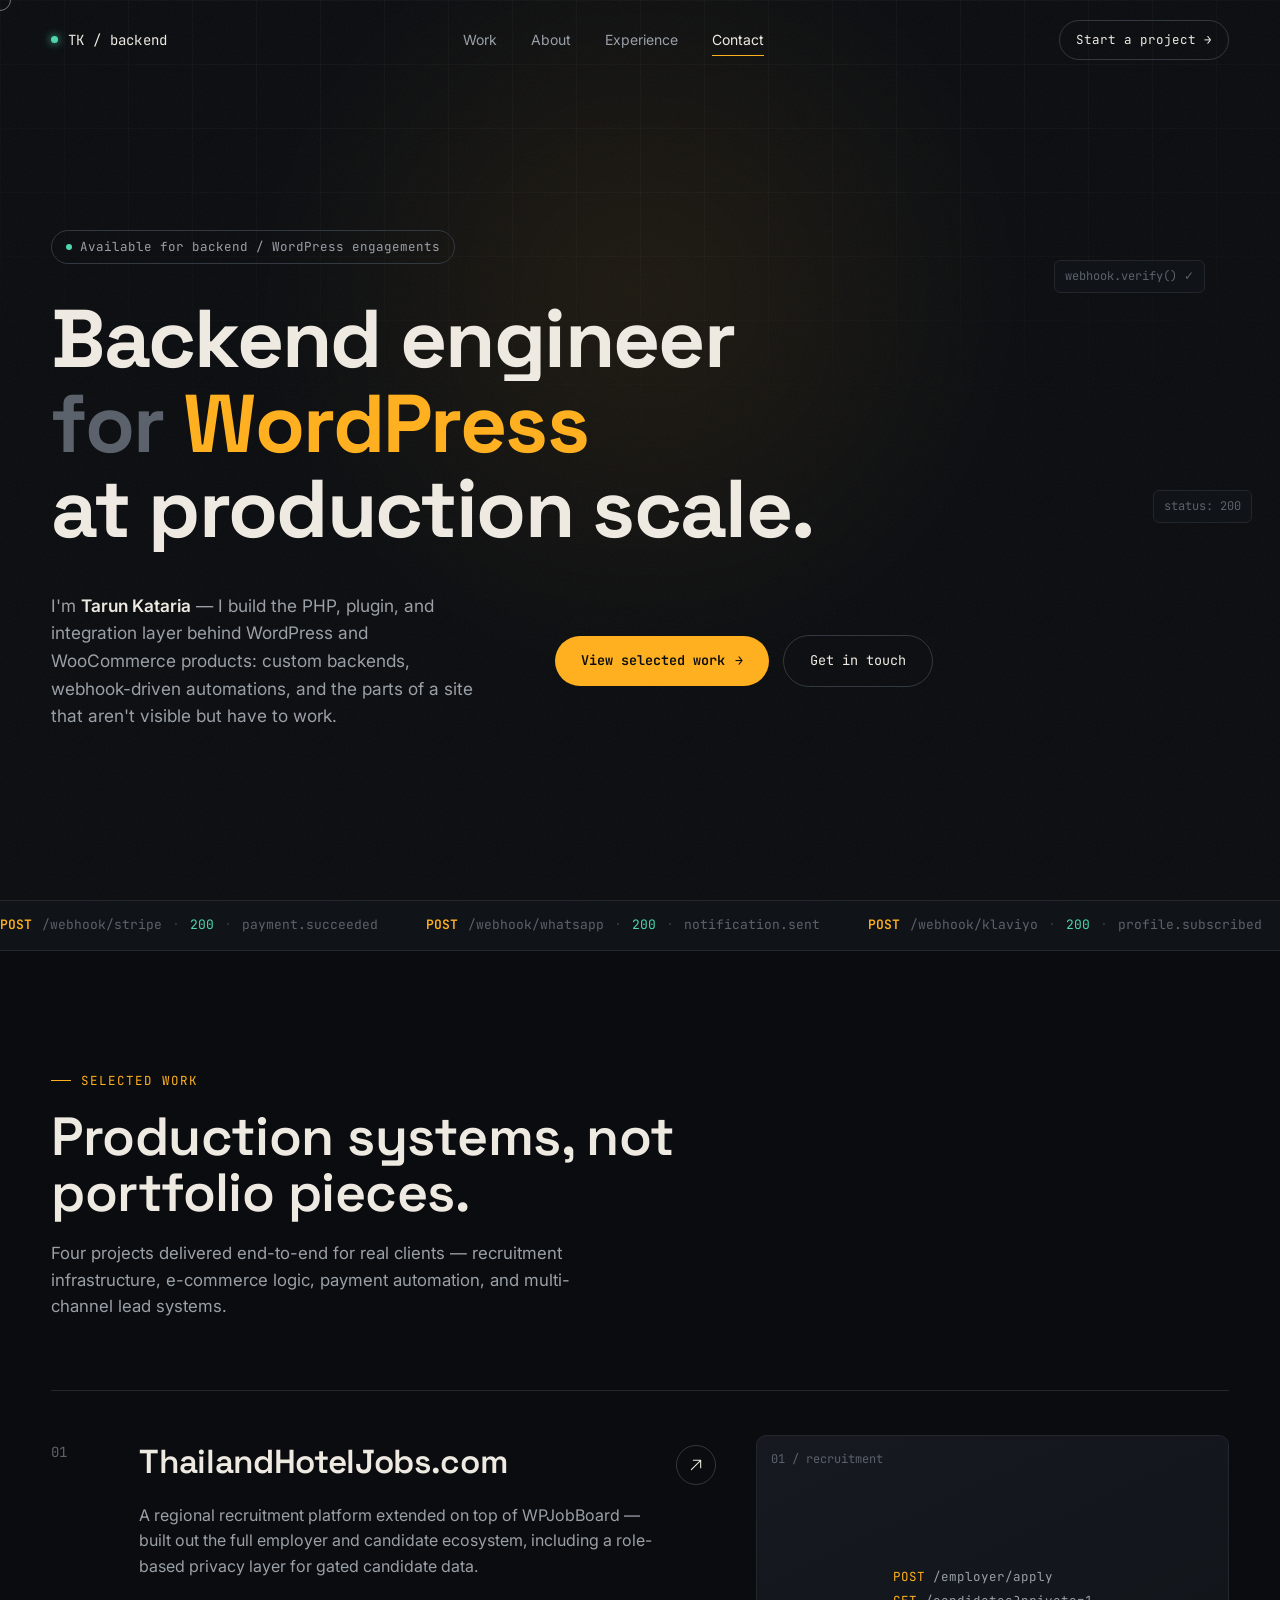
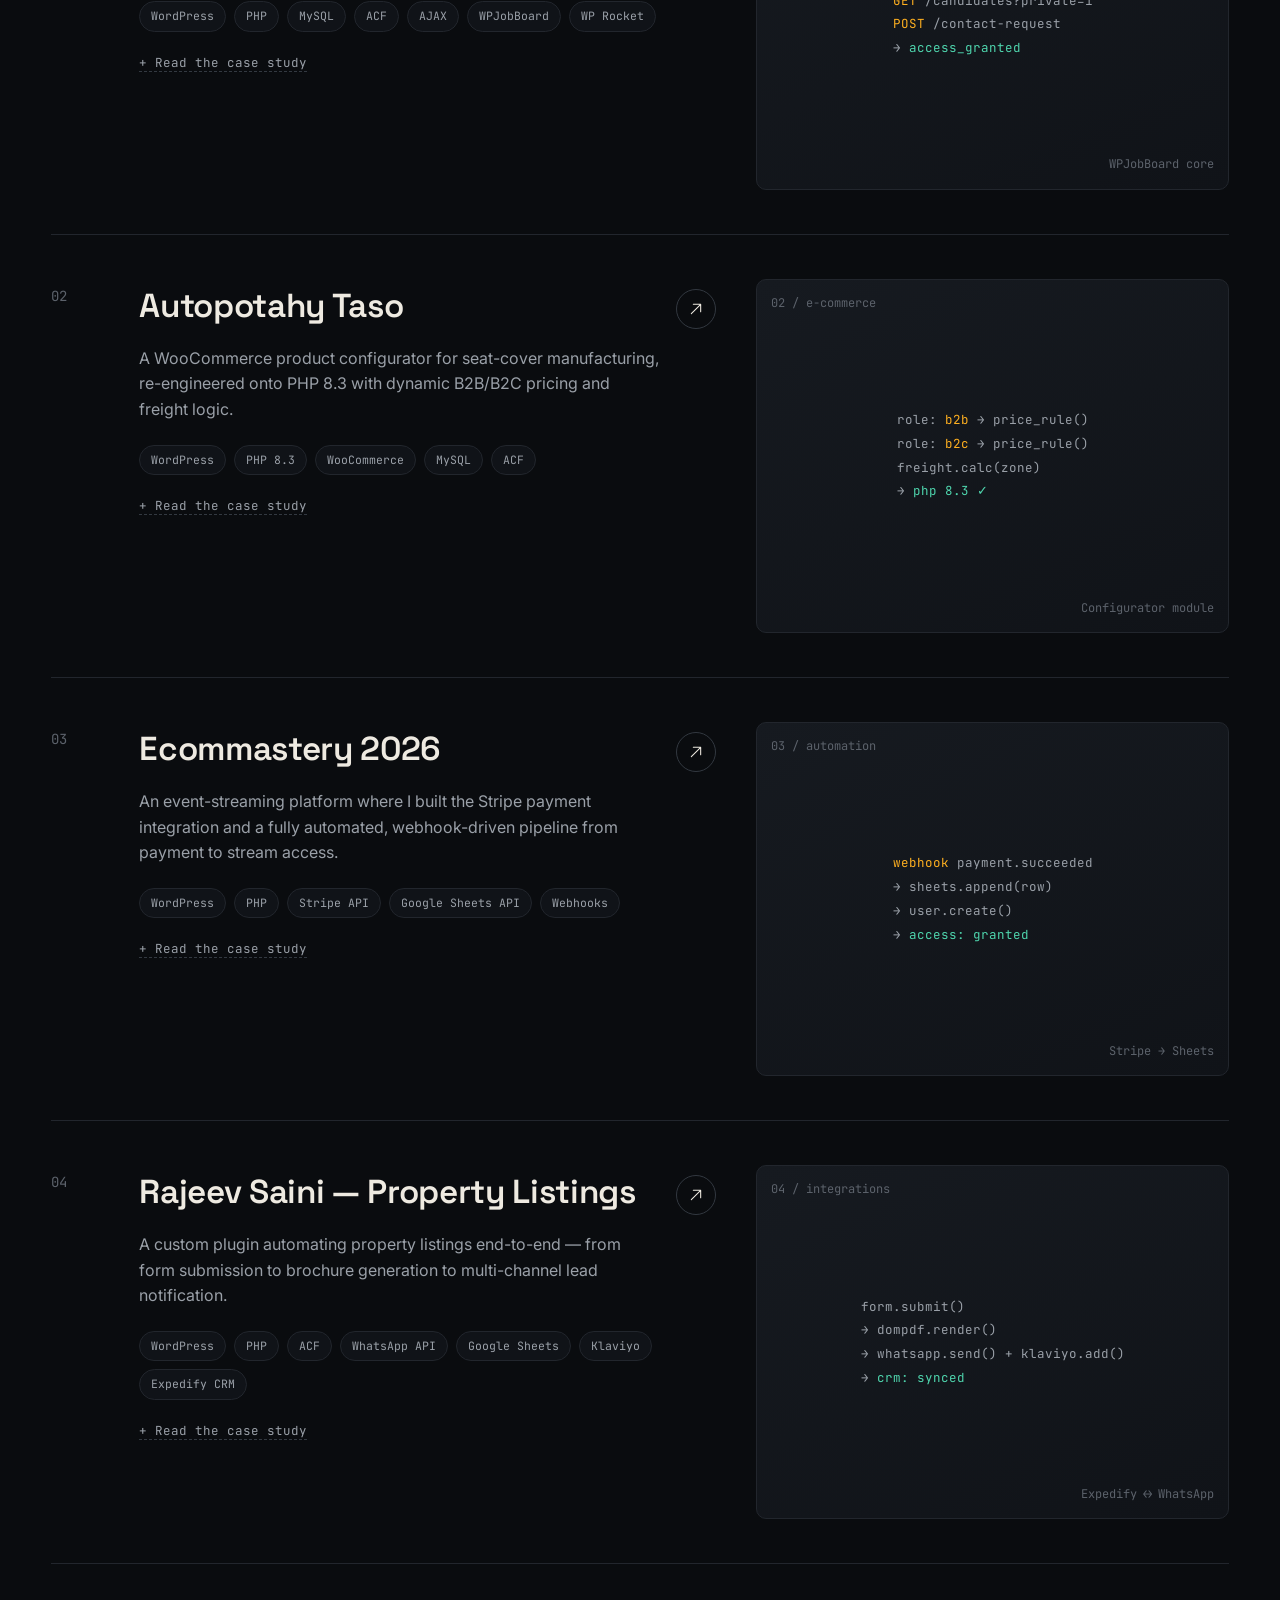
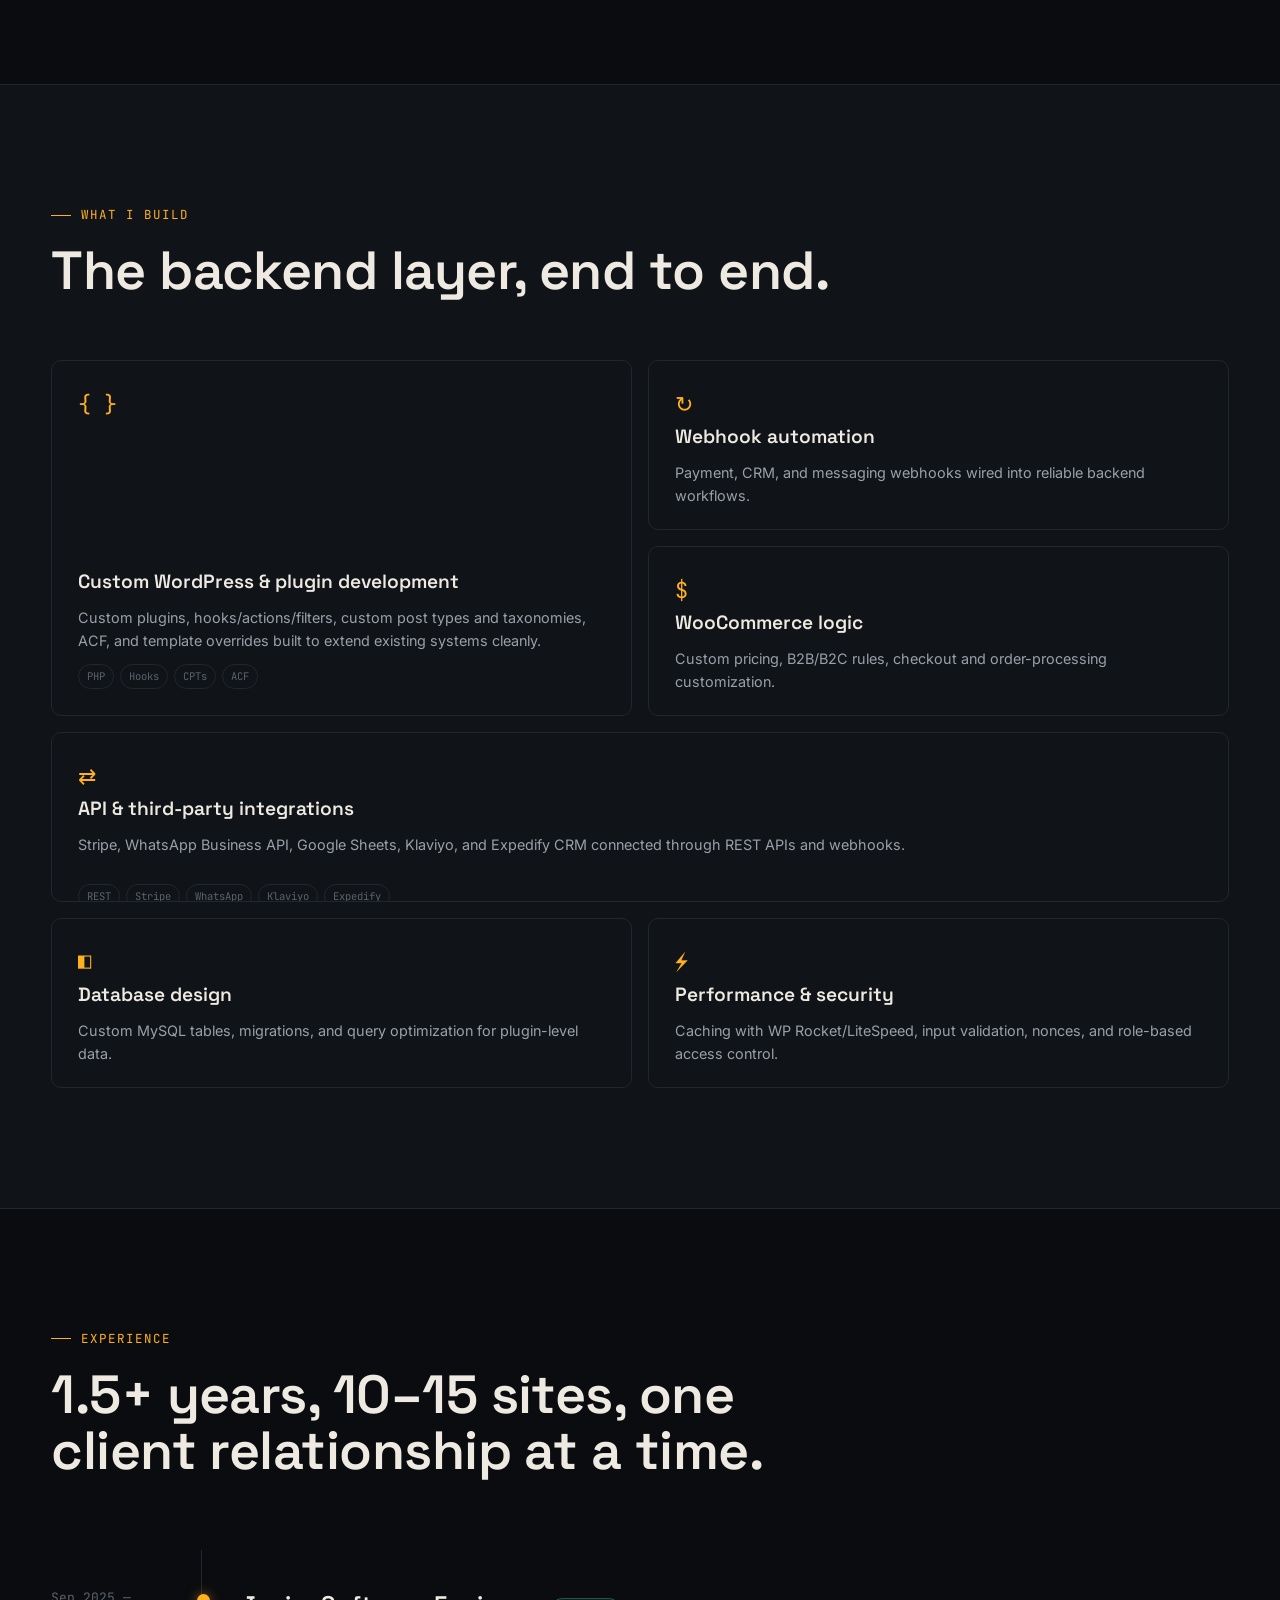
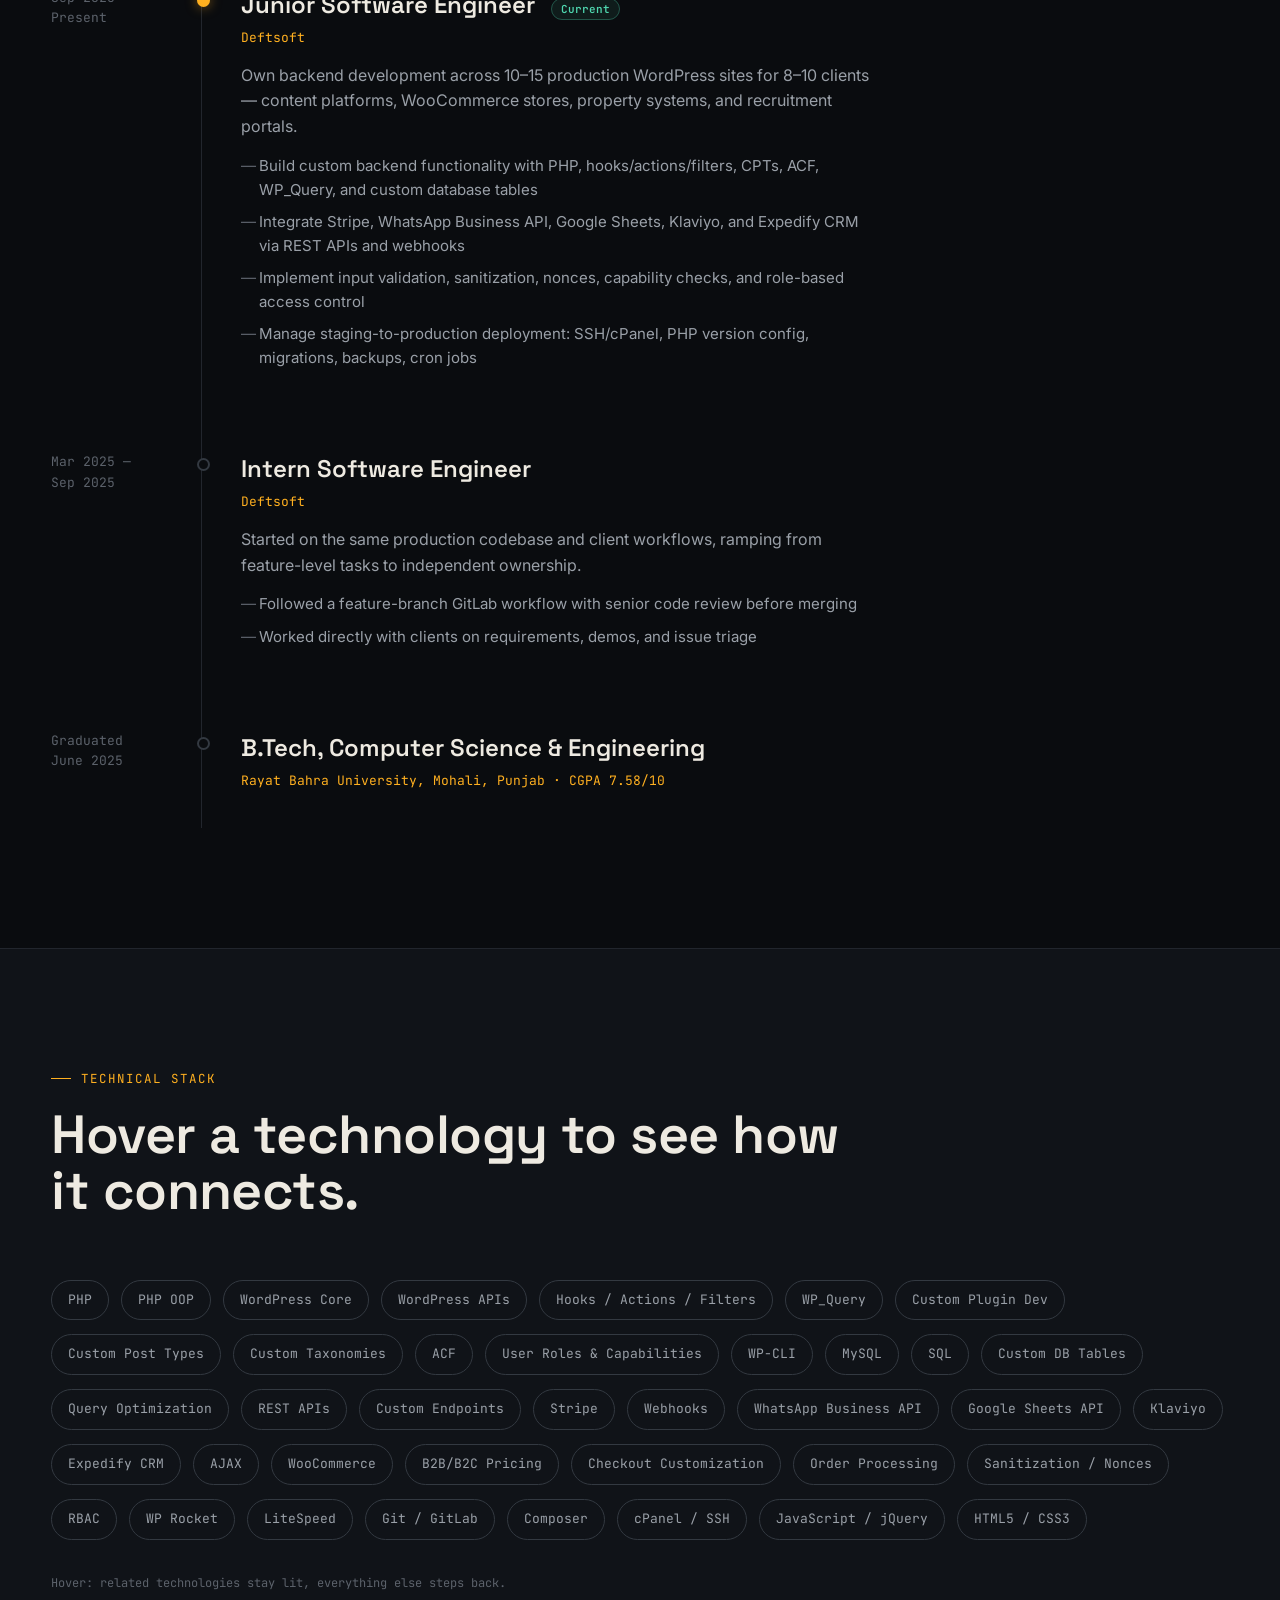
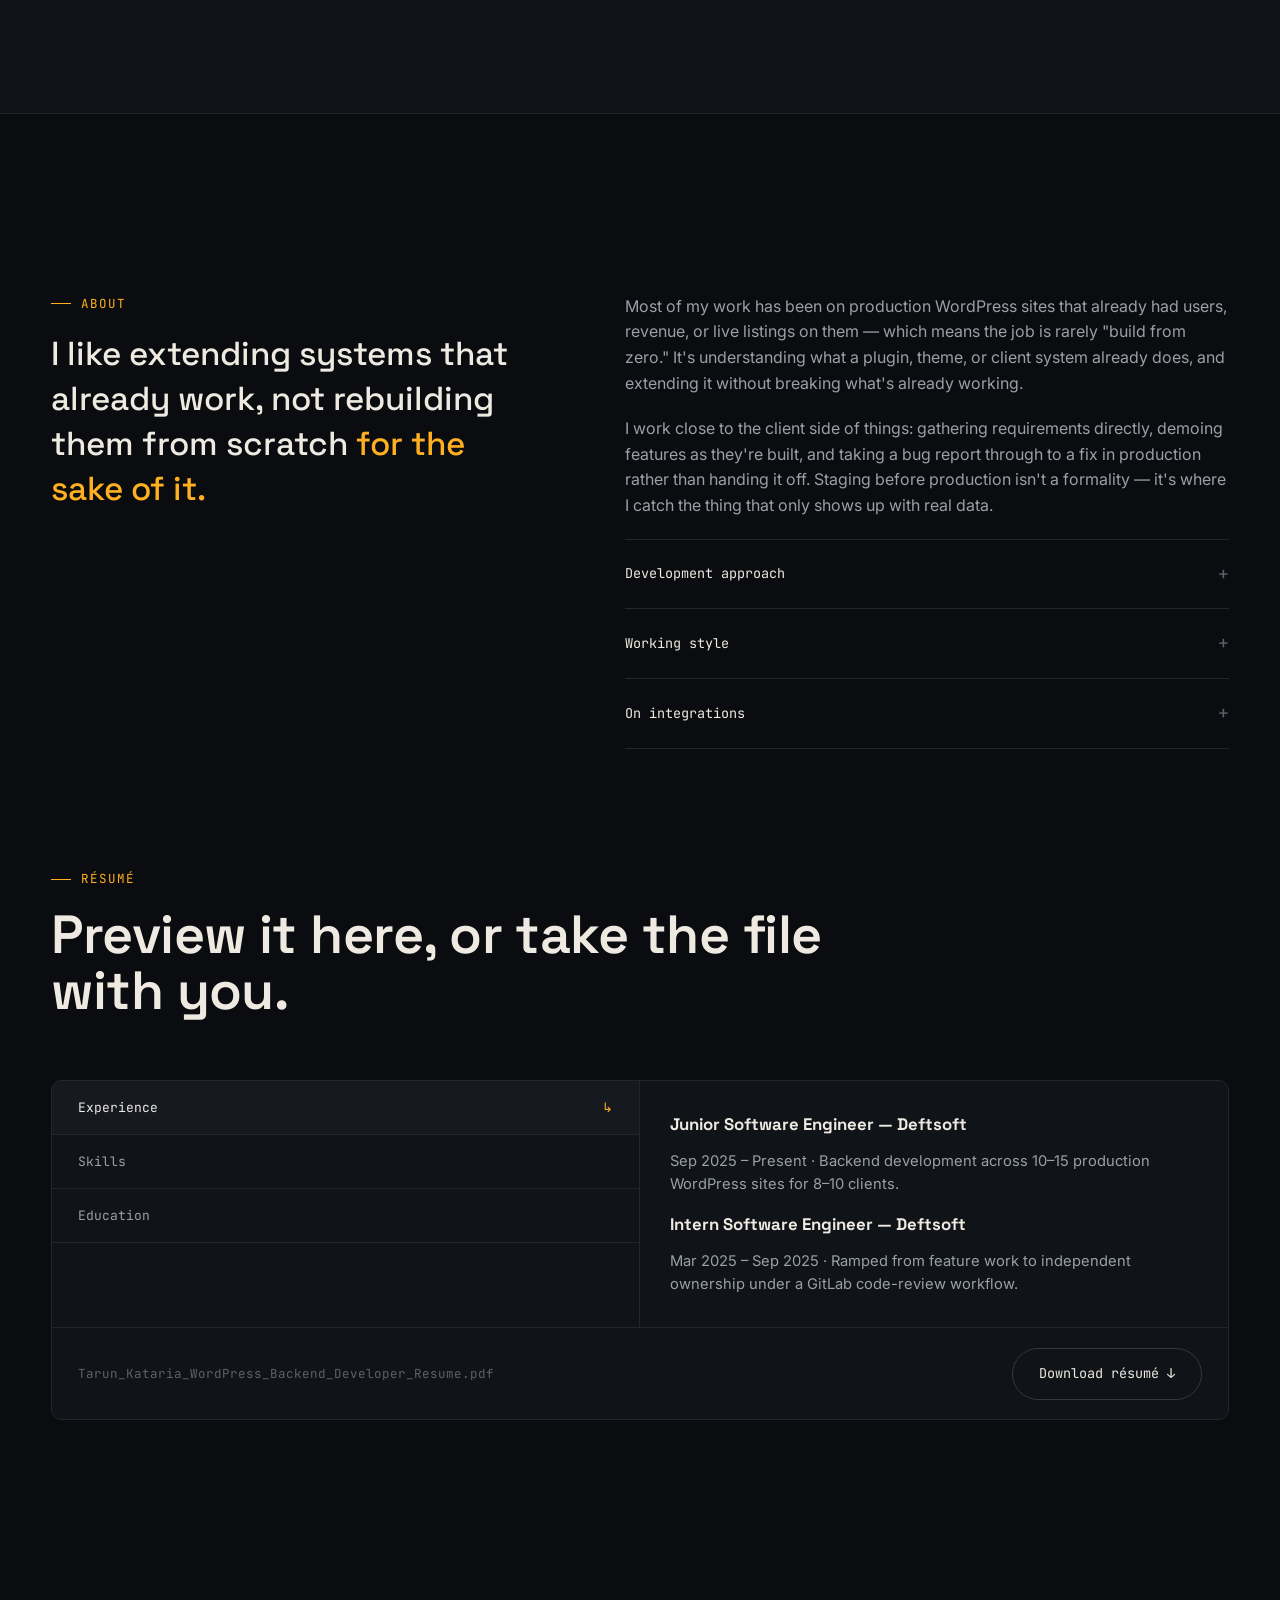
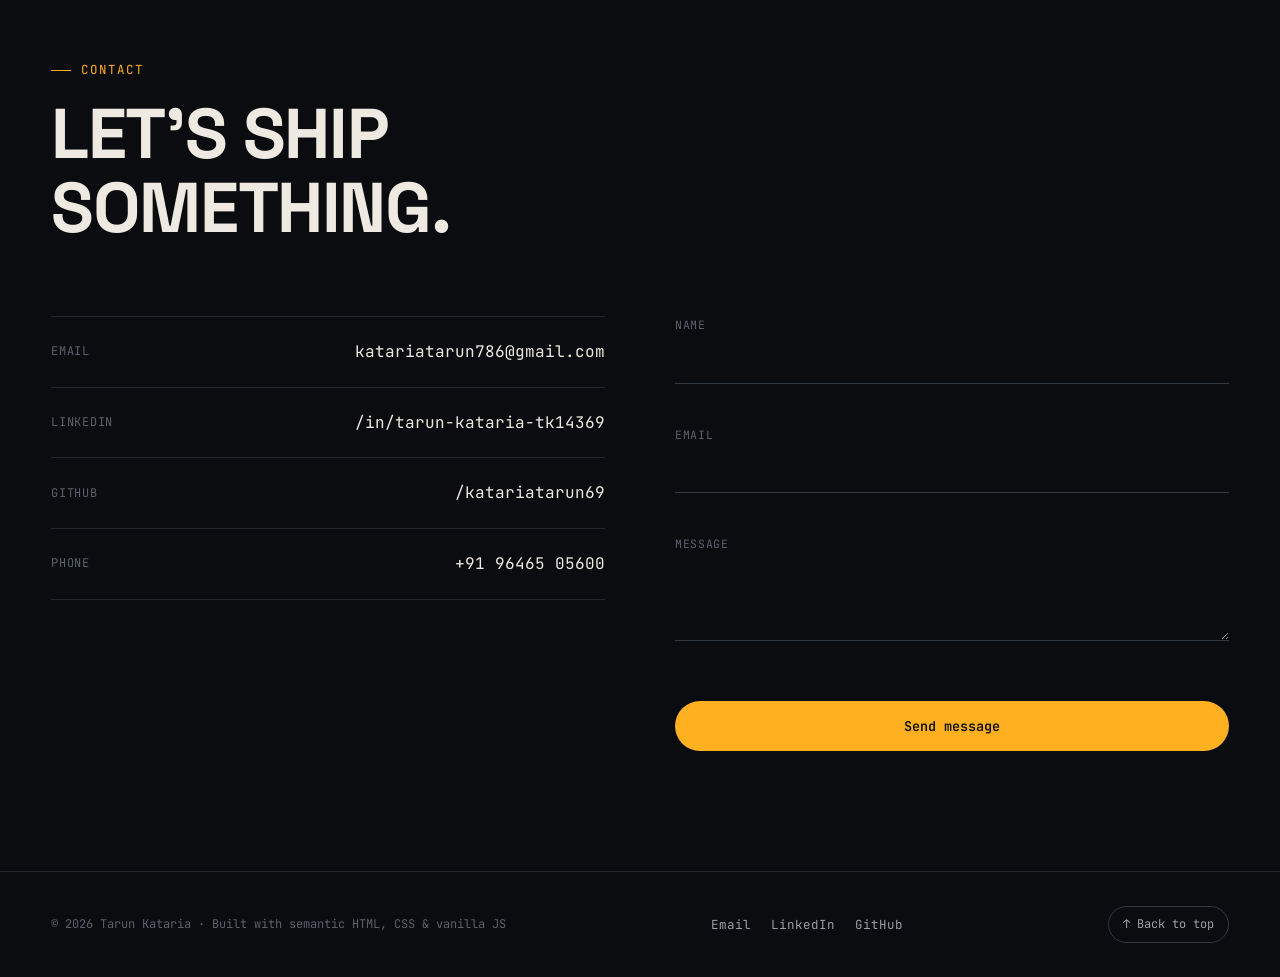
<file: tarun-kataria-portfolio.html>
<!DOCTYPE html>
<html lang="en">
<head>
<meta charset="UTF-8">
<meta name="viewport" content="width=device-width, initial-scale=1.0">
<title>Tarun Kataria — WordPress Backend Developer</title>
<meta name="description" content="Tarun Kataria — WordPress Backend Developer specializing in PHP, custom plugins, WooCommerce and webhook-driven integrations.">
<link rel="preconnect" href="https://fonts.googleapis.com">
<link rel="preconnect" href="https://fonts.gstatic.com" crossorigin>
<link href="https://fonts.googleapis.com/css2?family=Space+Grotesk:wght@400..700&family=Inter:wght@400;500;600&family=JetBrains+Mono:wght@400;500&display=swap" rel="stylesheet">
<style>
/* ============ TOKENS ============ */
:root{
  --bg:#0a0c0f;
  --bg-1:#101318;
  --bg-2:#161a20;
  --border:#22262d;
  --border-strong:#333941;
  --text:#eeeae1;
  --text-dim:#9aa0a8;
  --text-faint:#5c626b;
  --accent:#ffb020;
  --accent-dim:#8a6220;
  --ok:#4fd6ae;

  --font-display:'Space Grotesk', 'Inter', sans-serif;
  --font-body:'Inter', sans-serif;
  --font-mono:'JetBrains Mono', monospace;

  --container: min(1180px, 92vw);
  --radius: 10px;

  --ease: cubic-bezier(.16,.8,.24,1);
}

*{margin:0;padding:0;box-sizing:border-box;}
html{scroll-behavior:smooth;}
@media (prefers-reduced-motion: reduce){
  html{scroll-behavior:auto;}
  *{animation-duration:0.001ms !important; animation-iteration-count:1 !important; transition-duration:0.001ms !important; scroll-behavior:auto !important;}
}

body{
  background:var(--bg);
  color:var(--text);
  font-family:var(--font-body);
  font-size:16px;
  line-height:1.6;
  -webkit-font-smoothing:antialiased;
  overflow-x:hidden;
}

::selection{background:var(--accent); color:#0a0c0f;}

a{color:inherit; text-decoration:none;}
ul{list-style:none;}
button{font-family:inherit; cursor:pointer;}

.container{width:var(--container); margin-inline:auto;}

/* background grain + grid, ambient, GPU-cheap */
.bg-fx{
  position:fixed; inset:0; z-index:0; pointer-events:none;
}
.bg-grid{
  position:absolute; inset:0;
  background-image:
    linear-gradient(to right, rgba(255,255,255,0.028) 1px, transparent 1px),
    linear-gradient(to bottom, rgba(255,255,255,0.028) 1px, transparent 1px);
  background-size:64px 64px;
  mask-image: radial-gradient(ellipse 80% 60% at 50% 0%, black 40%, transparent 90%);
}
.bg-grain{
  position:absolute; inset:0; opacity:0.05; mix-blend-mode:overlay;
  background-image:url("data:image/svg+xml,%3Csvg xmlns='http://www.w3.org/2000/svg' width='120' height='120'%3E%3Cfilter id='n'%3E%3CfeTurbulence type='fractalNoise' baseFrequency='0.9' numOctaves='2' stitchTiles='stitch'/%3E%3C/filter%3E%3Crect width='100%25' height='100%25' filter='url(%23n)'/%3E%3C/svg%3E");
}
.bg-glow{
  position:absolute; top:-10%; left:50%; translate:-50% 0;
  width:70vw; height:60vw; max-width:900px; max-height:900px;
  background:radial-gradient(circle, rgba(255,176,32,0.08), transparent 65%);
  filter:blur(20px);
}

/* custom cursor */
.cursor{
  position:fixed; top:0; left:0; width:22px; height:22px; border-radius:50%;
  border:1px solid rgba(238,234,225,0.5);
  pointer-events:none; z-index:9999; transform:translate(-50%,-50%);
  transition:width .25s var(--ease), height .25s var(--ease), background .25s var(--ease), border-color .25s var(--ease);
  mix-blend-mode:difference;
  will-change:transform;
}
.cursor.is-link{ width:44px; height:44px; background:rgba(238,234,225,0.15); border-color:transparent; }
.cursor.is-view{ width:84px; height:84px; background:var(--accent); border-color:transparent; mix-blend-mode:normal; }
@media (hover:none), (pointer:coarse){ .cursor{display:none;} }

/* ============ NAV ============ */
.nav{
  position:fixed; top:0; left:0; right:0; z-index:100;
  padding:20px 0;
  transition:background .35s var(--ease), border-color .35s var(--ease), padding .35s var(--ease), backdrop-filter .35s var(--ease);
  border-bottom:1px solid transparent;
}
.nav.scrolled{
  padding:14px 0;
  background:rgba(10,12,15,0.72);
  backdrop-filter:blur(14px) saturate(140%);
  -webkit-backdrop-filter:blur(14px) saturate(140%);
  border-bottom:1px solid var(--border);
}
.nav .container{display:flex; align-items:center; justify-content:space-between;}
.brand{
  font-family:var(--font-mono); font-size:14px; letter-spacing:0.02em;
  display:flex; align-items:center; gap:10px;
}
.brand .dot{width:7px; height:7px; border-radius:50%; background:var(--ok); box-shadow:0 0 8px var(--ok); animation:pulse 2.4s infinite;}
@keyframes pulse{0%,100%{opacity:1;} 50%{opacity:.35;}}

.nav-links{display:flex; gap:2px; align-items:center;}
.nav-links a{
  position:relative; font-size:14px; color:var(--text-dim); padding:8px 16px; border-radius:100px;
  transition:color .25s var(--ease);
}
.nav-links a:hover{color:var(--text);}
.nav-links a.active{color:var(--text);}
.nav-links a.active::after{
  content:''; position:absolute; left:16px; right:16px; bottom:3px; height:1px; background:var(--accent);
}
.nav-cta{
  font-family:var(--font-mono); font-size:12.5px; padding:9px 16px; border:1px solid var(--border-strong);
  border-radius:100px; color:var(--text); transition:border-color .25s, background .25s;
}
.nav-cta:hover{border-color:var(--accent); background:rgba(255,176,32,0.08);}

.nav-toggle{display:none; width:36px; height:36px; align-items:center; justify-content:center; background:none; border:1px solid var(--border-strong); border-radius:8px;}
.nav-toggle span, .nav-toggle::before, .nav-toggle::after{content:''; display:block; width:16px; height:1px; background:var(--text);}
.nav-toggle{flex-direction:column; gap:4px;}

.mobile-menu{
  position:fixed; inset:0; z-index:99; background:var(--bg);
  display:flex; flex-direction:column; justify-content:center; padding:0 8vw;
  transform:translateY(-100%); transition:transform .5s var(--ease);
}
.mobile-menu.open{transform:translateY(0);}
.mobile-menu a{font-family:var(--font-display); font-size:clamp(2.2rem, 10vw, 3.6rem); font-weight:600; padding:10px 0; border-bottom:1px solid var(--border); color:var(--text-dim);}
.mobile-menu a:hover{color:var(--text);}

@media (max-width:840px){
  .nav-links, .nav-cta{display:none;}
  .nav-toggle{display:flex;}
}

/* ============ SECTION SHELL ============ */
section{position:relative; z-index:1;}
.section-pad{padding:120px 0;}
@media (max-width:720px){ .section-pad{padding:80px 0;} }

.eyebrow{
  font-family:var(--font-mono); font-size:12.5px; letter-spacing:0.08em; text-transform:uppercase;
  color:var(--accent); display:flex; align-items:center; gap:10px; margin-bottom:18px;
}
.eyebrow::before{content:''; width:20px; height:1px; background:var(--accent);}

.section-title{
  font-family:var(--font-display); font-weight:600;
  font-size:clamp(2rem, 4.2vw, 3.4rem); line-height:1.05; letter-spacing:-0.01em;
  max-width:820px;
}
.section-sub{
  color:var(--text-dim); font-size:1.05rem; max-width:560px; margin-top:18px;
}

/* reveal-on-scroll */
.reveal{opacity:0; transform:translateY(24px); transition:opacity .8s var(--ease), transform .8s var(--ease);}
.reveal.in{opacity:1; transform:translateY(0);}
.reveal-stagger > *{opacity:0; transform:translateY(18px); transition:opacity .6s var(--ease), transform .6s var(--ease);}
.reveal-stagger.in > *{opacity:1; transform:translateY(0);}

/* ============ HERO ============ */
.hero{
  min-height:100svh; display:flex; flex-direction:column; justify-content:center;
  padding-top:120px; padding-bottom:60px;
}
.hero-status{
  display:inline-flex; align-items:center; gap:8px; font-family:var(--font-mono); font-size:12.5px;
  color:var(--text-dim); border:1px solid var(--border-strong); padding:6px 14px; border-radius:100px;
  width:fit-content; margin-bottom:32px;
}
.hero-status .dot{width:6px; height:6px; border-radius:50%; background:var(--ok);}

.hero h1{
  font-family:var(--font-display); font-weight:700;
  font-size:clamp(2.2rem, 6.4vw, 5.4rem);
  line-height:1.04; letter-spacing:-0.02em;
  max-width:100%; overflow-wrap:break-word;
}
.hero h1 .line{display:block; overflow:hidden;}
.hero h1 .line span{display:inline-block; transform:translateY(110%); transition:transform 0.9s var(--ease);}
.hero.loaded h1 .line span{transform:translateY(0);}
.hero h1 .muted{color:var(--text-faint);}
.hero h1 .accent-word{color:var(--accent); font-style:normal;}

.hero-row{display:flex; gap:64px; margin-top:40px; flex-wrap:wrap;}
.hero-desc{max-width:440px; color:var(--text-dim); font-size:1.08rem;}
.hero-desc strong{color:var(--text); font-weight:600;}

.hero-actions{display:flex; gap:14px; align-items:center; margin-top:44px; flex-wrap:wrap;}
.btn{
  font-family:var(--font-mono); font-size:13.5px; padding:14px 26px; border-radius:100px;
  display:inline-flex; align-items:center; gap:10px; transition:transform .35s var(--ease), background .3s, border-color .3s;
  will-change:transform;
}
.btn-primary{background:var(--accent); color:#0a0c0f; font-weight:600;}
.btn-primary:hover{transform:translateY(-2px);}
.btn-ghost{border:1px solid var(--border-strong); color:var(--text);}
.btn-ghost:hover{border-color:var(--accent); color:var(--accent); transform:translateY(-2px);}
.btn-arrow{transition:transform .3s var(--ease);}
.btn:hover .btn-arrow{transform:translateX(3px);}

.hero-float{
  position:absolute; font-family:var(--font-mono); font-size:12px; color:var(--text-faint);
  border:1px solid var(--border); padding:6px 10px; border-radius:6px; background:var(--bg-1);
  animation:float 7s ease-in-out infinite;
}
@keyframes float{0%,100%{transform:translateY(0);} 50%{transform:translateY(-12px);}}

/* ============ MARQUEE / WEBHOOK FEED (signature) ============ */
.feed-wrap{
  border-top:1px solid var(--border); border-bottom:1px solid var(--border);
  background:var(--bg-1);
  padding:14px 0; overflow:hidden;
}
.feed-track{
  display:flex; gap:48px; width:max-content;
  animation:scroll-x 42s linear infinite;
}
.feed-wrap:hover .feed-track{animation-play-state:paused;}
@keyframes scroll-x{ from{transform:translateX(0);} to{transform:translateX(-50%);} }
.feed-item{
  display:flex; align-items:center; gap:10px; font-family:var(--font-mono); font-size:13px; color:var(--text-faint);
  white-space:nowrap;
}
.feed-item .method{color:var(--accent); font-weight:600;}
.feed-item .status{color:var(--ok);}
.feed-item .sep{color:var(--border-strong);}

/* ============ WORK ============ */
.work-list{margin-top:70px;}
.project{
  position:relative; border-top:1px solid var(--border);
  padding:44px 0;
  display:grid; grid-template-columns:64px 1fr; gap:24px;
  transition:background .3s var(--ease);
}
.project:last-child{border-bottom:1px solid var(--border);}
.project:hover{background:rgba(255,255,255,0.015);}
.project-num{font-family:var(--font-mono); color:var(--text-faint); font-size:14px; padding-top:6px;}
.project-main{display:grid; grid-template-columns:1.1fr 0.9fr; gap:40px; align-items:start;}
.project-head{display:flex; align-items:baseline; justify-content:space-between; gap:20px; flex-wrap:wrap;}
.project-name{
  font-family:var(--font-display); font-weight:600; font-size:clamp(1.5rem, 2.6vw, 2.15rem);
  letter-spacing:-0.01em; transition:transform .3s var(--ease), color .3s;
}
.project:hover .project-name{transform:translateX(6px); color:var(--accent);}
.project-arrow{
  width:40px; height:40px; border-radius:50%; border:1px solid var(--border-strong); flex:none;
  display:flex; align-items:center; justify-content:center; transition:transform .35s var(--ease), background .3s, border-color .3s;
}
.project:hover .project-arrow{background:var(--accent); border-color:var(--accent); transform:rotate(45deg);}
.project-arrow svg{stroke:var(--text); transition:stroke .3s;}
.project:hover .project-arrow svg{stroke:#0a0c0f;}
.project-desc{color:var(--text-dim); margin-top:14px; max-width:520px; font-size:1rem;}
.project-stack{display:flex; flex-wrap:wrap; gap:8px; margin-top:22px;}
.tag{
  font-family:var(--font-mono); font-size:11.5px; color:var(--text-dim); border:1px solid var(--border);
  padding:5px 11px; border-radius:100px; background:var(--bg-1);
}
.project-visual{
  aspect-ratio:4/3; border-radius:var(--radius); border:1px solid var(--border);
  background:linear-gradient(155deg, var(--bg-2), var(--bg-1));
  position:relative; overflow:hidden; display:flex; align-items:center; justify-content:center;
  transition:transform .5s var(--ease), border-color .3s;
}
.project:hover .project-visual{transform:scale(1.015);}
.project-visual .glyph{font-family:var(--font-mono); font-size:12px; color:var(--text-faint); position:absolute; padding:14px;}
.project-visual .glyph.tl{top:0; left:0;}
.project-visual .glyph.br{bottom:0; right:0; text-align:right;}
.project-visual .mono-flow{font-family:var(--font-mono); font-size:12.5px; color:var(--text-dim); text-align:left; line-height:1.9;}
.project-visual .mono-flow .k{color:var(--accent);}
.project-visual .mono-flow .v{color:var(--ok);}

.project-toggle{
  margin-top:22px; display:inline-flex; align-items:center; gap:8px;
  font-family:var(--font-mono); font-size:12.5px; color:var(--text-dim); border:none; background:none;
  padding:0; border-bottom:1px dashed var(--border-strong);
}
.project-toggle:hover{color:var(--accent); border-color:var(--accent);}
.project-toggle .plus{transition:transform .3s var(--ease);}
.project-toggle[aria-expanded="true"] .plus{transform:rotate(45deg);}

.case-study{
  display:grid; grid-template-rows:0fr; transition:grid-template-rows .5s var(--ease);
  margin-top:8px;
}
.case-study.open{grid-template-rows:1fr;}
.case-study-inner{overflow:hidden;}
.case-grid{
  display:grid; grid-template-columns:repeat(2,1fr); gap:24px 40px; padding-top:26px; margin-top:14px; border-top:1px solid var(--border);
}
.case-block h4{
  font-family:var(--font-mono); font-size:11.5px; text-transform:uppercase; letter-spacing:0.06em; color:var(--accent); margin-bottom:8px;
}
.case-block p, .case-block ul{color:var(--text-dim); font-size:0.94rem;}
.case-block ul{padding-left:18px; list-style:disc;}
.case-block li{margin-bottom:4px;}

@media (max-width:900px){
  .project-main{grid-template-columns:1fr;}
  .project-visual{order:-1; aspect-ratio:16/9;}
  .case-grid{grid-template-columns:1fr;}
}

/* ============ CAPABILITIES BENTO ============ */
.bento{
  display:grid; grid-template-columns:repeat(4, 1fr); grid-auto-rows:170px; gap:16px; margin-top:60px;
}
.bento-card{
  grid-column:span 2; grid-row:span 1;
  border:1px solid var(--border); border-radius:var(--radius); padding:26px;
  background:var(--bg-1); position:relative; overflow:hidden;
  transition:border-color .3s, transform .1s linear;
  display:flex; flex-direction:column; justify-content:space-between;
}
.bento-card:hover{border-color:var(--border-strong);}
.bento-card.big{grid-column:span 2; grid-row:span 2;}
.bento-card.wide{grid-column:span 4;}
.bento-card .card-icon{font-family:var(--font-mono); font-size:22px; color:var(--accent);}
.bento-card h3{font-family:var(--font-display); font-size:1.2rem; font-weight:600; margin-top:auto;}
.bento-card p{color:var(--text-dim); font-size:0.9rem; margin-top:8px;}
.bento-card .card-tags{display:flex; flex-wrap:wrap; gap:6px; margin-top:12px;}
.bento-card .card-tags span{font-family:var(--font-mono); font-size:10.5px; color:var(--text-faint); border:1px solid var(--border); padding:3px 8px; border-radius:100px;}

@media (max-width:900px){
  .bento{grid-template-columns:repeat(2,1fr); grid-auto-rows:auto;}
  .bento-card, .bento-card.big, .bento-card.wide{grid-column:span 2;}
}
@media (max-width:560px){
  .bento{grid-template-columns:1fr;}
  .bento-card, .bento-card.big, .bento-card.wide{grid-column:span 1;}
}

/* ============ EXPERIENCE TIMELINE ============ */
.timeline{margin-top:70px; position:relative;}
.timeline::before{
  content:''; position:absolute; left:150px; top:0; bottom:0; width:1px; background:var(--border);
}
.tl-row{
  display:grid; grid-template-columns:150px 1fr; gap:40px; padding:36px 0; position:relative;
}
.tl-row::after{
  content:''; position:absolute; left:146px; top:44px; width:9px; height:9px; border-radius:50%;
  background:var(--bg); border:2px solid var(--border-strong); transition:border-color .3s, background .3s;
}
.tl-row.current::after{border-color:var(--accent); background:var(--accent); box-shadow:0 0 12px rgba(255,176,32,0.5);}
.tl-date{font-family:var(--font-mono); font-size:13px; color:var(--text-faint); padding-top:2px;}
.tl-body h3{font-family:var(--font-display); font-size:1.5rem; font-weight:600;}
.tl-body .tl-org{color:var(--accent); font-family:var(--font-mono); font-size:13px; margin-top:4px; display:block;}
.tl-body p{color:var(--text-dim); margin-top:14px; max-width:640px;}
.tl-body ul{margin-top:14px; padding-left:0; max-width:640px;}
.tl-body li{
  list-style:none; color:var(--text-dim); font-size:0.94rem; padding-left:18px; position:relative; margin-bottom:8px;
}
.tl-body li::before{content:'—'; position:absolute; left:0; color:var(--text-faint);}
.tl-current-badge{
  font-family:var(--font-mono); font-size:11px; color:var(--ok); border:1px solid rgba(79,214,174,0.3);
  background:rgba(79,214,174,0.08); padding:3px 9px; border-radius:100px; margin-left:10px;
}
@media (max-width:640px){
  .timeline::before{left:70px;}
  .tl-row{grid-template-columns:70px 1fr; gap:20px;}
  .tl-row::after{left:66px;}
}

/* ============ SKILLS ECOSYSTEM ============ */
.eco{margin-top:60px; display:flex; flex-wrap:wrap; gap:14px 12px;}
.eco-group{display:flex; flex-wrap:wrap; gap:10px; align-items:flex-start;}
.chip{
  font-family:var(--font-mono); font-size:13px; padding:9px 16px; border-radius:100px; border:1px solid var(--border-strong);
  color:var(--text-dim); transition:all .3s var(--ease); background:var(--bg-1);
}
.chip[data-group]{cursor:default;}
.chip.hl{color:#0a0c0f; background:var(--accent); border-color:var(--accent); transform:translateY(-2px);}
.chip.dim{opacity:0.28;}
.eco-caption{width:100%; font-family:var(--font-mono); font-size:12px; color:var(--text-faint); margin-top:20px;}

/* ============ ABOUT ============ */
.about-grid{display:grid; grid-template-columns:0.9fr 1.1fr; gap:80px; margin-top:60px; align-items:start;}
.about-lead{font-family:var(--font-display); font-size:clamp(1.5rem,2.6vw,2.1rem); font-weight:500; line-height:1.35; color:var(--text);}
.about-lead .hl{color:var(--accent);}
.about-col p{color:var(--text-dim); margin-bottom:20px;}
.about-details{margin-top:8px; border-top:1px solid var(--border);}
.about-item{border-bottom:1px solid var(--border); padding:20px 0;}
.about-item summary{
  font-family:var(--font-mono); font-size:13.5px; cursor:pointer; list-style:none; display:flex; justify-content:space-between; align-items:center; color:var(--text);
}
.about-item summary::-webkit-details-marker{display:none;}
.about-item summary::after{content:'+'; color:var(--text-faint); font-size:18px; transition:transform .3s var(--ease);}
.about-item[open] summary::after{transform:rotate(45deg);}
.about-item p{color:var(--text-dim); margin-top:14px; font-size:0.94rem;}
@media (max-width:840px){ .about-grid{grid-template-columns:1fr; gap:36px;} }

/* ============ RESUME PREVIEW ============ */
.resume-card{
  margin-top:60px; border:1px solid var(--border); border-radius:var(--radius); background:var(--bg-1);
  display:grid; grid-template-columns:1fr 1fr; overflow:hidden;
}
.resume-tabs{border-right:1px solid var(--border);}
.resume-tab{
  width:100%; text-align:left; padding:18px 26px; background:none; border:none; border-bottom:1px solid var(--border);
  font-family:var(--font-mono); font-size:13px; color:var(--text-dim); display:flex; justify-content:space-between;
}
.resume-tab.active{color:var(--text); background:var(--bg-2);}
.resume-tab .go{color:var(--accent); opacity:0; transition:opacity .2s;}
.resume-tab.active .go{opacity:1;}
.resume-pane{padding:30px; font-size:0.92rem; color:var(--text-dim); display:none;}
.resume-pane.active{display:block;}
.resume-pane h4{font-family:var(--font-display); color:var(--text); font-size:1.05rem; margin-bottom:12px;}
.resume-pane ul{padding-left:18px; list-style:disc;}
.resume-pane li{margin-bottom:6px;}
.resume-download{
  grid-column:1 / -1; border-top:1px solid var(--border); padding:20px 26px; display:flex; justify-content:space-between; align-items:center; flex-wrap:wrap; gap:12px;
}
.resume-download span{font-family:var(--font-mono); font-size:12.5px; color:var(--text-faint);}
@media (max-width:700px){ .resume-card{grid-template-columns:1fr;} .resume-tabs{border-right:none; border-bottom:1px solid var(--border);} }

/* ============ CONTACT ============ */
.contact-title{
  font-family:var(--font-display); font-weight:700; font-size:clamp(2.1rem,6vw,4.4rem);
  line-height:1.05; letter-spacing:-0.02em; max-width:900px; overflow-wrap:break-word;
}
.contact-grid{display:grid; grid-template-columns:1fr 1fr; gap:70px; margin-top:70px;}
.contact-links{display:flex; flex-direction:column; gap:0;}
.contact-link{
  display:flex; justify-content:space-between; align-items:center; padding:22px 0; border-top:1px solid var(--border);
  font-family:var(--font-mono); font-size:1rem;
}
.contact-link:last-child{border-bottom:1px solid var(--border);}
.contact-link .l{color:var(--text-faint); font-size:12px; text-transform:uppercase; letter-spacing:0.06em;}
.contact-link .r{color:var(--text); transition:color .25s, transform .25s; display:inline-block;}
.contact-link:hover .r{color:var(--accent); transform:translateX(4px);}

.form-field{margin-bottom:22px; position:relative;}
.form-field label{
  font-family:var(--font-mono); font-size:11.5px; text-transform:uppercase; letter-spacing:0.06em; color:var(--text-faint);
  display:block; margin-bottom:8px;
}
.form-field input, .form-field textarea{
  width:100%; background:none; border:none; border-bottom:1px solid var(--border-strong);
  color:var(--text); font-family:var(--font-body); font-size:1rem; padding:10px 2px; transition:border-color .3s;
}
.form-field textarea{resize:vertical; min-height:80px;}
.form-field input:focus, .form-field textarea:focus{outline:none; border-color:var(--accent);}
.form-field .err{font-family:var(--font-mono); font-size:11px; color:#ff6b6b; margin-top:6px; min-height:14px; display:block;}
.form-submit{
  margin-top:10px; width:100%; background:var(--accent); color:#0a0c0f; border:none; border-radius:100px;
  padding:16px; font-family:var(--font-mono); font-weight:600; font-size:13.5px; transition:transform .3s var(--ease);
}
.form-submit:hover{transform:translateY(-2px);}
.form-note{font-family:var(--font-mono); font-size:11.5px; color:var(--ok); margin-top:12px; display:none;}
.form-note.show{display:block;}
@media (max-width:840px){ .contact-grid{grid-template-columns:1fr; gap:40px;} }

/* ============ FOOTER ============ */
footer{border-top:1px solid var(--border); padding:34px 0;}
footer .container{display:flex; justify-content:space-between; align-items:center; flex-wrap:wrap; gap:16px;}
.footer-left{font-family:var(--font-mono); font-size:12px; color:var(--text-faint);}
.footer-social{display:flex; gap:20px;}
.footer-social a{font-family:var(--font-mono); font-size:12.5px; color:var(--text-dim); transition:color .25s;}
.footer-social a:hover{color:var(--accent);}
.to-top{
  font-family:var(--font-mono); font-size:12px; color:var(--text-dim); border:1px solid var(--border-strong);
  padding:8px 14px; border-radius:100px; transition:border-color .25s, color .25s;
}
.to-top:hover{border-color:var(--accent); color:var(--accent);}

/* focus visibility */
a:focus-visible, button:focus-visible, input:focus-visible, textarea:focus-visible, summary:focus-visible{
  outline:2px solid var(--accent); outline-offset:3px;
}

/* skip link */
.skip-link{
  position:absolute; left:-9999px; top:0; background:var(--accent); color:#0a0c0f; padding:10px 16px; z-index:1000; font-family:var(--font-mono); font-size:13px;
}
.skip-link:focus{left:16px; top:16px;}
</style>
</head>
<body>

<a href="#main" class="skip-link">Skip to content</a>

<div class="bg-fx" aria-hidden="true">
  <div class="bg-glow"></div>
  <div class="bg-grid"></div>
  <div class="bg-grain"></div>
</div>

<div class="cursor" id="cursor" aria-hidden="true"></div>

<!-- NAV -->
<nav class="nav" id="nav">
  <div class="container">
    <a href="#top" class="brand"><span class="dot"></span> TK / backend</a>
    <div class="nav-links" id="navLinks">
      <a href="#work">Work</a>
      <a href="#about">About</a>
      <a href="#experience">Experience</a>
      <a href="#contact">Contact</a>
    </div>
    <a href="#contact" class="nav-cta">Start a project →</a>
    <button class="nav-toggle" id="navToggle" aria-label="Open menu" aria-expanded="false"><span></span></button>
  </div>
</nav>

<div class="mobile-menu" id="mobileMenu">
  <a href="#work">Work</a>
  <a href="#about">About</a>
  <a href="#experience">Experience</a>
  <a href="#contact">Contact</a>
</div>

<main id="main">

<!-- HERO -->
<section class="hero" id="top">
  <div class="container" style="position:relative;">
    <div class="hero-float" style="top:6%; right:2%;" aria-hidden="true">webhook.verify() ✓</div>
    <div class="hero-float" style="top:52%; right:-2%; animation-delay:2s;" aria-hidden="true">status: 200</div>

    <div class="hero-status"><span class="dot"></span> Available for backend / WordPress engagements</div>

    <h1>
      <span class="line"><span>Backend engineer</span></span>
      <span class="line"><span class="muted">for</span> <span class="accent-word">WordPress</span></span>
      <span class="line"><span>at production scale.</span></span>
    </h1>

    <div class="hero-row">
      <p class="hero-desc">
        I'm <strong>Tarun Kataria</strong> — I build the PHP, plugin, and integration layer behind WordPress and WooCommerce products: custom backends, webhook-driven automations, and the parts of a site that aren't visible but have to work.
      </p>
      <div class="hero-actions" style="margin-top:0;">
        <a href="#work" class="btn btn-primary">View selected work <span class="btn-arrow">→</span></a>
        <a href="#contact" class="btn btn-ghost">Get in touch</a>
      </div>
    </div>
  </div>
</section>

<!-- WEBHOOK FEED MARQUEE -->
<div class="feed-wrap" role="img" aria-label="Decorative animated feed of example integration events">
  <div class="feed-track" id="feedTrack"></div>
</div>

<!-- WORK -->
<section class="section-pad" id="work">
  <div class="container">
    <div class="reveal">
      <div class="eyebrow">Selected work</div>
      <h2 class="section-title">Production systems, not portfolio pieces.</h2>
      <p class="section-sub">Four projects delivered end-to-end for real clients — recruitment infrastructure, e-commerce logic, payment automation, and multi-channel lead systems.</p>
    </div>

    <div class="work-list">

      <!-- PROJECT 1 -->
      <article class="project reveal">
        <div class="project-num">01</div>
        <div class="project-main">
          <div>
            <div class="project-head">
              <h3 class="project-name">ThailandHotelJobs.com</h3>
              <div class="project-arrow" aria-hidden="true"><svg width="16" height="16" viewBox="0 0 24 24" fill="none"><path d="M5 19L19 5M19 5H8M19 5V16" stroke-width="1.6" stroke-linecap="round" stroke-linejoin="round"/></svg></div>
            </div>
            <p class="project-desc">A regional recruitment platform extended on top of WPJobBoard — built out the full employer and candidate ecosystem, including a role-based privacy layer for gated candidate data.</p>
            <div class="project-stack">
              <span class="tag">WordPress</span><span class="tag">PHP</span><span class="tag">MySQL</span><span class="tag">ACF</span><span class="tag">AJAX</span><span class="tag">WPJobBoard</span><span class="tag">WP Rocket</span>
            </div>
            <button class="project-toggle" aria-expanded="false" data-target="case-1">
              <span class="plus">+</span> <span class="toggle-label">Read the case study</span>
            </button>
            <div class="case-study" id="case-1">
              <div class="case-study-inner">
                <div class="case-grid">
                  <div class="case-block">
                    <h4>Problem</h4>
                    <p>WPJobBoard covered basic listings out of the box, but the client needed employer approval workflows, featured placements, and a way to keep candidate data private until an employer requested access — none of which the plugin supported natively.</p>
                  </div>
                  <div class="case-block">
                    <h4>Solution</h4>
                    <p>Extended WPJobBoard with a custom PHP layer covering both sides of the marketplace, rather than replacing the plugin outright — preserving its existing listing/search engine while adding the missing workflow logic on top.</p>
                  </div>
                  <div class="case-block">
                    <h4>What I built</h4>
                    <ul>
                      <li>Employer dashboard: profiles, posting limits, approval flow, featured slots, extra job-slot requests</li>
                      <li>Candidate ecosystem: registration, profiles, saved jobs, alerts, anonymized privacy mode</li>
                      <li>Custom database tables for contact requests and saved candidates</li>
                      <li>AJAX-driven dashboard interactions and custom user roles/capabilities</li>
                    </ul>
                  </div>
                  <div class="case-block">
                    <h4>Result</h4>
                    <p>Shipped through staging to production in direct collaboration with UI/UX and QA, with the privacy-gated contact-request flow becoming the core differentiator of the platform.</p>
                  </div>
                </div>
              </div>
            </div>
          </div>
          <div class="project-visual" aria-hidden="true">
            <span class="glyph tl">01 / recruitment</span>
            <div class="mono-flow">
              <div><span class="k">POST</span> /employer/apply</div>
              <div><span class="k">GET</span> /candidates?private=1</div>
              <div><span class="k">POST</span> /contact-request</div>
              <div>→ <span class="v">access_granted</span></div>
            </div>
            <span class="glyph br">WPJobBoard core</span>
          </div>
        </div>
      </article>

      <!-- PROJECT 2 -->
      <article class="project reveal">
        <div class="project-num">02</div>
        <div class="project-main">
          <div>
            <div class="project-head">
              <h3 class="project-name">Autopotahy Taso</h3>
              <div class="project-arrow" aria-hidden="true"><svg width="16" height="16" viewBox="0 0 24 24" fill="none"><path d="M5 19L19 5M19 5H8M19 5V16" stroke-width="1.6" stroke-linecap="round" stroke-linejoin="round"/></svg></div>
            </div>
            <p class="project-desc">A WooCommerce product configurator for seat-cover manufacturing, re-engineered onto PHP 8.3 with dynamic B2B/B2C pricing and freight logic.</p>
            <div class="project-stack">
              <span class="tag">WordPress</span><span class="tag">PHP 8.3</span><span class="tag">WooCommerce</span><span class="tag">MySQL</span><span class="tag">ACF</span>
            </div>
            <button class="project-toggle" aria-expanded="false" data-target="case-2">
              <span class="plus">+</span> <span class="toggle-label">Read the case study</span>
            </button>
            <div class="case-study" id="case-2">
              <div class="case-study-inner">
                <div class="case-grid">
                  <div class="case-block">
                    <h4>Problem</h4>
                    <p>A medium-complexity custom configurator broke under PHP 8.3 — deprecated functions and compatibility issues — while the client also needed evolving B2B/B2C pricing rules and freight logic layered on top of existing business logic.</p>
                  </div>
                  <div class="case-block">
                    <h4>Solution</h4>
                    <p>Re-engineered the Configurator, Material Management, and Freight modules to run cleanly on PHP 8.3 without breaking the pricing and order logic already in production.</p>
                  </div>
                  <div class="case-block">
                    <h4>What I built</h4>
                    <ul>
                      <li>Role-based dynamic pricing for B2B vs. B2C customers</li>
                      <li>Product variations for materials, colors, and sizes wired into cart/checkout</li>
                      <li>Freight/shipping calculation with separate B2B/B2C tax logic</li>
                      <li>Custom order email templates and payment webhook handling</li>
                    </ul>
                  </div>
                  <div class="case-block">
                    <h4>Result</h4>
                    <p>Restored full PHP 8.3 compatibility while preserving the configurator's existing business rules — no functional regressions for either customer segment.</p>
                  </div>
                </div>
              </div>
            </div>
          </div>
          <div class="project-visual" aria-hidden="true">
            <span class="glyph tl">02 / e-commerce</span>
            <div class="mono-flow">
              <div>role: <span class="k">b2b</span> → price_rule()</div>
              <div>role: <span class="k">b2c</span> → price_rule()</div>
              <div>freight.calc(zone)</div>
              <div>→ <span class="v">php 8.3 ✓</span></div>
            </div>
            <span class="glyph br">Configurator module</span>
          </div>
        </div>
      </article>

      <!-- PROJECT 3 -->
      <article class="project reveal">
        <div class="project-num">03</div>
        <div class="project-main">
          <div>
            <div class="project-head">
              <h3 class="project-name">Ecommastery 2026</h3>
              <div class="project-arrow" aria-hidden="true"><svg width="16" height="16" viewBox="0 0 24 24" fill="none"><path d="M5 19L19 5M19 5H8M19 5V16" stroke-width="1.6" stroke-linecap="round" stroke-linejoin="round"/></svg></div>
            </div>
            <p class="project-desc">An event-streaming platform where I built the Stripe payment integration and a fully automated, webhook-driven pipeline from payment to stream access.</p>
            <div class="project-stack">
              <span class="tag">WordPress</span><span class="tag">PHP</span><span class="tag">Stripe API</span><span class="tag">Google Sheets API</span><span class="tag">Webhooks</span>
            </div>
            <button class="project-toggle" aria-expanded="false" data-target="case-3">
              <span class="plus">+</span> <span class="toggle-label">Read the case study</span>
            </button>
            <div class="case-study" id="case-3">
              <div class="case-study-inner">
                <div class="case-grid">
                  <div class="case-block">
                    <h4>Problem</h4>
                    <p>Access to the paid event stream needed to be tied directly to which ticket a customer bought, with no manual step between payment and access.</p>
                  </div>
                  <div class="case-block">
                    <h4>Solution</h4>
                    <p>Built the Stripe payment flow and a webhook listener that turns a successful payment straight into a provisioned user account with the correct access level.</p>
                  </div>
                  <div class="case-block">
                    <h4>What I built</h4>
                    <ul>
                      <li>Stripe checkout integration for ticket-based purchases</li>
                      <li>Stripe webhook handler that logs ticket/access data to Google Sheets</li>
                      <li>Automatic user creation and access-level assignment per ticket type</li>
                      <li>Stream-embed and access-control logic gated to paid users</li>
                    </ul>
                  </div>
                  <div class="case-block">
                    <h4>Result</h4>
                    <p>A payment-to-access pipeline that runs without manual intervention, built and shipped independently from requirements through production.</p>
                  </div>
                </div>
              </div>
            </div>
          </div>
          <div class="project-visual" aria-hidden="true">
            <span class="glyph tl">03 / automation</span>
            <div class="mono-flow">
              <div><span class="k">webhook</span> payment.succeeded</div>
              <div>→ sheets.append(row)</div>
              <div>→ user.create()</div>
              <div>→ <span class="v">access: granted</span></div>
            </div>
            <span class="glyph br">Stripe → Sheets</span>
          </div>
        </div>
      </article>

      <!-- PROJECT 4 -->
      <article class="project reveal">
        <div class="project-num">04</div>
        <div class="project-main">
          <div>
            <div class="project-head">
              <h3 class="project-name">Rajeev Saini — Property Listings</h3>
              <div class="project-arrow" aria-hidden="true"><svg width="16" height="16" viewBox="0 0 24 24" fill="none"><path d="M5 19L19 5M19 5H8M19 5V16" stroke-width="1.6" stroke-linecap="round" stroke-linejoin="round"/></svg></div>
            </div>
            <p class="project-desc">A custom plugin automating property listings end-to-end — from form submission to brochure generation to multi-channel lead notification.</p>
            <div class="project-stack">
              <span class="tag">WordPress</span><span class="tag">PHP</span><span class="tag">ACF</span><span class="tag">WhatsApp API</span><span class="tag">Google Sheets</span><span class="tag">Klaviyo</span><span class="tag">Expedify CRM</span>
            </div>
            <button class="project-toggle" aria-expanded="false" data-target="case-4">
              <span class="plus">+</span> <span class="toggle-label">Read the case study</span>
            </button>
            <div class="case-study" id="case-4">
              <div class="case-study-inner">
                <div class="case-grid">
                  <div class="case-block">
                    <h4>Problem</h4>
                    <p>Every new property listing meant manually creating a brochure, updating trackers, and notifying leads across separate channels — slow, and easy to drop a step on.</p>
                  </div>
                  <div class="case-block">
                    <h4>Solution</h4>
                    <p>A custom WordPress plugin that turns one form submission into a finished listing, a generated brochure, and outbound notifications — without anyone touching four different tools.</p>
                  </div>
                  <div class="case-block">
                    <h4>What I built</h4>
                    <ul>
                      <li>PHP + Dompdf brochure generation in PNG/JPG and PDF</li>
                      <li>Sub-admin property management interface built on ACF</li>
                      <li>WhatsApp Business API notifications with CTA buttons and dynamic property URLs</li>
                      <li>Google Sheets lead tracking, Klaviyo list automation, and Expedify CRM webhook triggers</li>
                    </ul>
                  </div>
                  <div class="case-block">
                    <h4>Result</h4>
                    <p>One submission now fans out automatically across brochure generation, CRM, marketing list, and WhatsApp notification — no manual handoffs between systems.</p>
                  </div>
                </div>
              </div>
            </div>
          </div>
          <div class="project-visual" aria-hidden="true">
            <span class="glyph tl">04 / integrations</span>
            <div class="mono-flow">
              <div>form.submit()</div>
              <div>→ dompdf.render()</div>
              <div>→ whatsapp.send() + klaviyo.add()</div>
              <div>→ <span class="v">crm: synced</span></div>
            </div>
            <span class="glyph br">Expedify ↔ WhatsApp</span>
          </div>
        </div>
      </article>

    </div>
  </div>
</section>

<!-- CAPABILITIES -->
<section class="section-pad" style="background:var(--bg-1); border-top:1px solid var(--border); border-bottom:1px solid var(--border);">
  <div class="container">
    <div class="reveal">
      <div class="eyebrow">What I build</div>
      <h2 class="section-title">The backend layer, end to end.</h2>
    </div>

    <div class="bento reveal-stagger">
      <div class="bento-card big">
        <div class="card-icon">{ }</div>
        <div>
          <h3>Custom WordPress &amp; plugin development</h3>
          <p>Custom plugins, hooks/actions/filters, custom post types and taxonomies, ACF, and template overrides built to extend existing systems cleanly.</p>
          <div class="card-tags"><span>PHP</span><span>Hooks</span><span>CPTs</span><span>ACF</span></div>
        </div>
      </div>
      <div class="bento-card">
        <div class="card-icon">↻</div>
        <div>
          <h3>Webhook automation</h3>
          <p>Payment, CRM, and messaging webhooks wired into reliable backend workflows.</p>
        </div>
      </div>
      <div class="bento-card">
        <div class="card-icon">$</div>
        <div>
          <h3>WooCommerce logic</h3>
          <p>Custom pricing, B2B/B2C rules, checkout and order-processing customization.</p>
        </div>
      </div>
      <div class="bento-card wide">
        <div class="card-icon">⇄</div>
        <div style="display:flex; justify-content:space-between; align-items:flex-end; flex-wrap:wrap; gap:16px;">
          <div>
            <h3>API &amp; third-party integrations</h3>
            <p>Stripe, WhatsApp Business API, Google Sheets, Klaviyo, and Expedify CRM connected through REST APIs and webhooks.</p>
          </div>
          <div class="card-tags"><span>REST</span><span>Stripe</span><span>WhatsApp</span><span>Klaviyo</span><span>Expedify</span></div>
        </div>
      </div>
      <div class="bento-card">
        <div class="card-icon">◧</div>
        <div>
          <h3>Database design</h3>
          <p>Custom MySQL tables, migrations, and query optimization for plugin-level data.</p>
        </div>
      </div>
      <div class="bento-card">
        <div class="card-icon">⚡</div>
        <div>
          <h3>Performance &amp; security</h3>
          <p>Caching with WP Rocket/LiteSpeed, input validation, nonces, and role-based access control.</p>
        </div>
      </div>
    </div>
  </div>
</section>

<!-- EXPERIENCE -->
<section class="section-pad" id="experience">
  <div class="container">
    <div class="reveal">
      <div class="eyebrow">Experience</div>
      <h2 class="section-title">1.5+ years, 10–15 sites, one client relationship at a time.</h2>
    </div>

    <div class="timeline">
      <div class="tl-row current reveal">
        <div class="tl-date">Sep 2025 —<br>Present</div>
        <div class="tl-body">
          <h3>Junior Software Engineer <span class="tl-current-badge">Current</span></h3>
          <span class="tl-org">Deftsoft</span>
          <p>Own backend development across 10–15 production WordPress sites for 8–10 clients — content platforms, WooCommerce stores, property systems, and recruitment portals.</p>
          <ul>
            <li>Build custom backend functionality with PHP, hooks/actions/filters, CPTs, ACF, WP_Query, and custom database tables</li>
            <li>Integrate Stripe, WhatsApp Business API, Google Sheets, Klaviyo, and Expedify CRM via REST APIs and webhooks</li>
            <li>Implement input validation, sanitization, nonces, capability checks, and role-based access control</li>
            <li>Manage staging-to-production deployment: SSH/cPanel, PHP version config, migrations, backups, cron jobs</li>
          </ul>
        </div>
      </div>
      <div class="tl-row reveal">
        <div class="tl-date">Mar 2025 —<br>Sep 2025</div>
        <div class="tl-body">
          <h3>Intern Software Engineer</h3>
          <span class="tl-org">Deftsoft</span>
          <p>Started on the same production codebase and client workflows, ramping from feature-level tasks to independent ownership.</p>
          <ul>
            <li>Followed a feature-branch GitLab workflow with senior code review before merging</li>
            <li>Worked directly with clients on requirements, demos, and issue triage</li>
          </ul>
        </div>
      </div>
      <div class="tl-row reveal">
        <div class="tl-date">Graduated<br>June 2025</div>
        <div class="tl-body">
          <h3>B.Tech, Computer Science &amp; Engineering</h3>
          <span class="tl-org">Rayat Bahra University, Mohali, Punjab · CGPA 7.58/10</span>
        </div>
      </div>
    </div>
  </div>
</section>

<!-- SKILLS ECOSYSTEM -->
<section class="section-pad" style="background:var(--bg-1); border-top:1px solid var(--border); border-bottom:1px solid var(--border);">
  <div class="container">
    <div class="reveal">
      <div class="eyebrow">Technical stack</div>
      <h2 class="section-title">Hover a technology to see how it connects.</h2>
    </div>

    <div class="eco reveal" id="ecoWrap">
      <!-- backend -->
      <span class="chip" data-group="core">PHP</span>
      <span class="chip" data-group="core">PHP OOP</span>
      <span class="chip" data-group="core">WordPress Core</span>
      <span class="chip" data-group="core">WordPress APIs</span>
      <span class="chip" data-group="core">Hooks / Actions / Filters</span>
      <span class="chip" data-group="core">WP_Query</span>
      <span class="chip" data-group="core">Custom Plugin Dev</span>
      <span class="chip" data-group="cms">Custom Post Types</span>
      <span class="chip" data-group="cms">Custom Taxonomies</span>
      <span class="chip" data-group="cms">ACF</span>
      <span class="chip" data-group="cms">User Roles &amp; Capabilities</span>
      <span class="chip" data-group="cms">WP-CLI</span>
      <span class="chip" data-group="data">MySQL</span>
      <span class="chip" data-group="data">SQL</span>
      <span class="chip" data-group="data">Custom DB Tables</span>
      <span class="chip" data-group="data">Query Optimization</span>
      <span class="chip" data-group="api">REST APIs</span>
      <span class="chip" data-group="api">Custom Endpoints</span>
      <span class="chip" data-group="api">Stripe</span>
      <span class="chip" data-group="api">Webhooks</span>
      <span class="chip" data-group="api">WhatsApp Business API</span>
      <span class="chip" data-group="api">Google Sheets API</span>
      <span class="chip" data-group="api">Klaviyo</span>
      <span class="chip" data-group="api">Expedify CRM</span>
      <span class="chip" data-group="api">AJAX</span>
      <span class="chip" data-group="commerce">WooCommerce</span>
      <span class="chip" data-group="commerce">B2B/B2C Pricing</span>
      <span class="chip" data-group="commerce">Checkout Customization</span>
      <span class="chip" data-group="commerce">Order Processing</span>
      <span class="chip" data-group="sec">Sanitization / Nonces</span>
      <span class="chip" data-group="sec">RBAC</span>
      <span class="chip" data-group="perf">WP Rocket</span>
      <span class="chip" data-group="perf">LiteSpeed</span>
      <span class="chip" data-group="tools">Git / GitLab</span>
      <span class="chip" data-group="tools">Composer</span>
      <span class="chip" data-group="tools">cPanel / SSH</span>
      <span class="chip" data-group="front">JavaScript / jQuery</span>
      <span class="chip" data-group="front">HTML5 / CSS3</span>
      <div class="eco-caption">Hover: related technologies stay lit, everything else steps back.</div>
    </div>
  </div>
</section>

<!-- ABOUT -->
<section class="section-pad" id="about">
  <div class="container">
    <div class="about-grid">
      <div class="reveal">
        <div class="eyebrow">About</div>
        <p class="about-lead">I like extending systems that already work, not rebuilding them from scratch <span class="hl">for the sake of it.</span></p>
      </div>
      <div class="about-col reveal">
        <p>Most of my work has been on production WordPress sites that already had users, revenue, or live listings on them — which means the job is rarely "build from zero." It's understanding what a plugin, theme, or client system already does, and extending it without breaking what's already working.</p>
        <p>I work close to the client side of things: gathering requirements directly, demoing features as they're built, and taking a bug report through to a fix in production rather than handing it off. Staging before production isn't a formality — it's where I catch the thing that only shows up with real data.</p>

        <div class="about-details">
          <details class="about-item">
            <summary>Development approach</summary>
            <p>Start from the existing hooks and data structures already in a codebase before adding new ones. Most WordPress problems are already solvable through the plugin API — custom code is for the gap that's actually there, not a rewrite.</p>
          </details>
          <details class="about-item">
            <summary>Working style</summary>
            <p>Direct client communication over long requirement documents. I'd rather confirm a workflow in a five-minute call than guess and rebuild later.</p>
          </details>
          <details class="about-item">
            <summary>On integrations</summary>
            <p>Webhooks are the connective tissue of most of the projects I've shipped — Stripe, WhatsApp, Klaviyo, Expedify. The interesting part is never the API call, it's what has to be true on your own backend before and after it fires.</p>
          </details>
        </div>
      </div>
    </div>
  </div>
</section>

<!-- RESUME -->
<section class="section-pad" style="padding-top:0;">
  <div class="container">
    <div class="reveal">
      <div class="eyebrow">Résumé</div>
      <h2 class="section-title">Preview it here, or take the file with you.</h2>
    </div>

    <div class="resume-card reveal">
      <div class="resume-tabs">
        <button class="resume-tab active" data-pane="pane-exp">Experience <span class="go">↳</span></button>
        <button class="resume-tab" data-pane="pane-skills">Skills <span class="go">↳</span></button>
        <button class="resume-tab" data-pane="pane-edu">Education <span class="go">↳</span></button>
      </div>
      <div>
        <div class="resume-pane active" id="pane-exp">
          <h4>Junior Software Engineer — Deftsoft</h4>
          <p style="margin-bottom:14px;">Sep 2025 – Present · Backend development across 10–15 production WordPress sites for 8–10 clients.</p>
          <h4>Intern Software Engineer — Deftsoft</h4>
          <p>Mar 2025 – Sep 2025 · Ramped from feature work to independent ownership under a GitLab code-review workflow.</p>
        </div>
        <div class="resume-pane" id="pane-skills">
          <ul>
            <li>PHP, WordPress Core &amp; APIs, custom plugin development</li>
            <li>WooCommerce, MySQL, REST APIs, AJAX</li>
            <li>Stripe, WhatsApp Business API, Google Sheets, Klaviyo, Expedify CRM</li>
            <li>Security: sanitization, nonces, RBAC · Performance: WP Rocket, LiteSpeed</li>
          </ul>
        </div>
        <div class="resume-pane" id="pane-edu">
          <h4>B.Tech, Computer Science &amp; Engineering</h4>
          <p>Rayat Bahra University, Mohali, Punjab — Graduated June 2025, CGPA 7.58/10</p>
        </div>
      </div>
      <div class="resume-download">
        <span>Tarun_Kataria_WordPress_Backend_Developer_Resume.pdf</span>
        <a href="Tarun_Kataria_WordPress_Backend_Developer_Resume.pdf" download class="btn btn-ghost">Download résumé ↓</a>
      </div>
    </div>
  </div>
</section>

<!-- CONTACT -->
<section class="section-pad" id="contact">
  <div class="container">
    <div class="reveal">
      <div class="eyebrow">Contact</div>
      <h2 class="contact-title">LET'S SHIP<br>SOMETHING.</h2>
    </div>

    <div class="contact-grid">
      <div class="reveal">
        <div class="contact-links">
          <a class="contact-link" href="mailto:katariatarun786@gmail.com"><span class="l">Email</span> <span class="r">katariatarun786@gmail.com</span></a>
          <a class="contact-link" href="https://linkedin.com/in/tarun-kataria-tk14369" target="_blank" rel="noopener"><span class="l">LinkedIn</span> <span class="r">/in/tarun-kataria-tk14369</span></a>
          <a class="contact-link" href="https://github.com/katariatarun69" target="_blank" rel="noopener"><span class="l">GitHub</span> <span class="r">/katariatarun69</span></a>
          <a class="contact-link" href="tel:+919646505600"><span class="l">Phone</span> <span class="r">+91 96465 05600</span></a>
        </div>
      </div>

      <form class="reveal" id="contactForm" novalidate>
        <div class="form-field">
          <label for="f-name">Name</label>
          <input type="text" id="f-name" name="name" autocomplete="name">
          <span class="err" id="err-name"></span>
        </div>
        <div class="form-field">
          <label for="f-email">Email</label>
          <input type="email" id="f-email" name="email" autocomplete="email">
          <span class="err" id="err-email"></span>
        </div>
        <div class="form-field">
          <label for="f-message">Message</label>
          <textarea id="f-message" name="message"></textarea>
          <span class="err" id="err-message"></span>
        </div>
        <button type="submit" class="form-submit">Send message</button>
        <p class="form-note" id="formNote">Message ready — your email client should open shortly.</p>
      </form>
    </div>
  </div>
</section>

</main>

<footer>
  <div class="container">
    <span class="footer-left">© 2026 Tarun Kataria · Built with semantic HTML, CSS &amp; vanilla JS</span>
    <div class="footer-social">
      <a href="mailto:katariatarun786@gmail.com">Email</a>
      <a href="https://linkedin.com/in/tarun-kataria-tk14369" target="_blank" rel="noopener">LinkedIn</a>
      <a href="https://github.com/katariatarun69" target="_blank" rel="noopener">GitHub</a>
    </div>
    <a href="#top" class="to-top">↑ Back to top</a>
  </div>
</footer>

<script>
(function(){
  "use strict";
  var reduceMotion = window.matchMedia('(prefers-reduced-motion: reduce)').matches;

  /* ---- nav scroll state ---- */
  var nav = document.getElementById('nav');
  function onScroll(){
    if(window.scrollY > 40){ nav.classList.add('scrolled'); } else { nav.classList.remove('scrolled'); }
  }
  document.addEventListener('scroll', onScroll, {passive:true});
  onScroll();

  /* ---- mobile menu ---- */
  var toggle = document.getElementById('navToggle');
  var menu = document.getElementById('mobileMenu');
  toggle.addEventListener('click', function(){
    var open = menu.classList.toggle('open');
    toggle.setAttribute('aria-expanded', open ? 'true' : 'false');
  });
  menu.querySelectorAll('a').forEach(function(a){
    a.addEventListener('click', function(){ menu.classList.remove('open'); toggle.setAttribute('aria-expanded','false'); });
  });

  /* ---- active section indicator ---- */
  var sections = ['work','about','experience','contact'].map(function(id){ return document.getElementById(id); }).filter(Boolean);
  var navAnchors = document.querySelectorAll('.nav-links a');
  if('IntersectionObserver' in window){
    var io = new IntersectionObserver(function(entries){
      entries.forEach(function(entry){
        if(entry.isIntersecting){
          navAnchors.forEach(function(a){
            a.classList.toggle('active', a.getAttribute('href') === '#' + entry.target.id);
          });
        }
      });
    }, {rootMargin:'-45% 0px -50% 0px'});
    sections.forEach(function(s){ io.observe(s); });
  }

  /* ---- hero load-in ---- */
  var hero = document.querySelector('.hero');
  window.requestAnimationFrame(function(){
    setTimeout(function(){ hero.classList.add('loaded'); }, 150);
  });

  /* ---- scroll reveal ---- */
  var revealEls = document.querySelectorAll('.reveal, .reveal-stagger');
  if('IntersectionObserver' in window && !reduceMotion){
    var rio = new IntersectionObserver(function(entries, obs){
      entries.forEach(function(entry){
        if(entry.isIntersecting){ entry.target.classList.add('in'); obs.unobserve(entry.target); }
      });
    }, {threshold:0.12});
    revealEls.forEach(function(el){ rio.observe(el); });
  } else {
    revealEls.forEach(function(el){ el.classList.add('in'); });
  }

  /* ---- custom cursor ---- */
  var cursor = document.getElementById('cursor');
  var hasFinePointer = window.matchMedia('(hover:hover) and (pointer:fine)').matches;
  if(hasFinePointer){
    window.addEventListener('mousemove', function(e){
      cursor.style.transform = 'translate(' + e.clientX + 'px,' + e.clientY + 'px) translate(-50%,-50%)';
    }, {passive:true});
    document.querySelectorAll('a, button, summary, .chip').forEach(function(el){
      el.addEventListener('mouseenter', function(){ cursor.classList.add('is-link'); });
      el.addEventListener('mouseleave', function(){ cursor.classList.remove('is-link'); });
    });
    document.querySelectorAll('.project-visual').forEach(function(el){
      el.addEventListener('mouseenter', function(){ cursor.classList.add('is-view'); });
      el.addEventListener('mouseleave', function(){ cursor.classList.remove('is-view'); });
    });
  } else {
    cursor.style.display = 'none';
  }

  /* ---- magnetic buttons ---- */
  if(hasFinePointer && !reduceMotion){
    document.querySelectorAll('.btn-primary, .nav-cta').forEach(function(btn){
      btn.addEventListener('mousemove', function(e){
        var r = btn.getBoundingClientRect();
        var x = (e.clientX - r.left - r.width/2) * 0.25;
        var y = (e.clientY - r.top - r.height/2) * 0.25;
        btn.style.transform = 'translate(' + x + 'px,' + y + 'px)';
      });
      btn.addEventListener('mouseleave', function(){ btn.style.transform = ''; });
    });
  }

  /* ---- project case study toggles ---- */
  document.querySelectorAll('.project-toggle').forEach(function(btn){
    btn.addEventListener('click', function(){
      var target = document.getElementById(btn.getAttribute('data-target'));
      var open = target.classList.toggle('open');
      btn.setAttribute('aria-expanded', open ? 'true' : 'false');
      var label = btn.querySelector('.toggle-label');
      if(label){ label.textContent = open ? 'Hide the case study' : 'Read the case study'; }
    });
  });

  /* ---- skills ecosystem hover relationships ---- */
  var related = {
    core:['core','cms','api'],
    cms:['cms','core'],
    data:['data','core'],
    api:['api','core'],
    commerce:['commerce','core','data'],
    sec:['sec','core'],
    perf:['perf','core'],
    tools:['tools','core'],
    front:['front']
  };
  var chips = document.querySelectorAll('#ecoWrap .chip');
  chips.forEach(function(chip){
    chip.addEventListener('mouseenter', function(){
      var g = chip.getAttribute('data-group');
      var allow = related[g] || [g];
      chips.forEach(function(c){
        var cg = c.getAttribute('data-group');
        if(allow.indexOf(cg) !== -1){ c.classList.add('hl'); c.classList.remove('dim'); }
        else { c.classList.add('dim'); c.classList.remove('hl'); }
      });
    });
    chip.addEventListener('mouseleave', function(){
      chips.forEach(function(c){ c.classList.remove('hl'); c.classList.remove('dim'); });
    });
  });

  /* ---- resume tabs ---- */
  document.querySelectorAll('.resume-tab').forEach(function(tab){
    tab.addEventListener('click', function(){
      document.querySelectorAll('.resume-tab').forEach(function(t){ t.classList.remove('active'); });
      document.querySelectorAll('.resume-pane').forEach(function(p){ p.classList.remove('active'); });
      tab.classList.add('active');
      document.getElementById(tab.getAttribute('data-pane')).classList.add('active');
    });
  });

  /* ---- contact form validation (client-side only) ---- */
  var form = document.getElementById('contactForm');
  form.addEventListener('submit', function(e){
    e.preventDefault();
    var name = document.getElementById('f-name');
    var email = document.getElementById('f-email');
    var msg = document.getElementById('f-message');
    var ok = true;

    document.getElementById('err-name').textContent = '';
    document.getElementById('err-email').textContent = '';
    document.getElementById('err-message').textContent = '';

    if(!name.value.trim()){ document.getElementById('err-name').textContent = 'Please enter your name.'; ok = false; }
    var emailPattern = /^[^\s@]+@[^\s@]+\.[^\s@]+$/;
    if(!emailPattern.test(email.value.trim())){ document.getElementById('err-email').textContent = 'Please enter a valid email.'; ok = false; }
    if(msg.value.trim().length < 10){ document.getElementById('err-message').textContent = 'Message should be at least 10 characters.'; ok = false; }

    if(!ok) return;

    var subject = encodeURIComponent('Project inquiry from ' + name.value.trim());
    var body = encodeURIComponent(msg.value.trim() + '\n\n— ' + name.value.trim() + ' (' + email.value.trim() + ')');
    window.location.href = 'mailto:katariatarun786@gmail.com?subject=' + subject + '&body=' + body;

    var note = document.getElementById('formNote');
    note.classList.add('show');
    form.reset();
  });

  /* ---- webhook feed marquee content (signature element) ---- */
  var events = [
    {m:'POST', p:'/webhook/stripe', s:'200', e:'payment.succeeded'},
    {m:'POST', p:'/webhook/whatsapp', s:'200', e:'notification.sent'},
    {m:'POST', p:'/webhook/klaviyo', s:'200', e:'profile.subscribed'},
    {m:'GET',  p:'/wp-json/wp/v2/candidates', s:'200', e:'private=true'},
    {m:'POST', p:'/webhook/expedify', s:'200', e:'lead.created'},
    {m:'POST', p:'/api/sheets/append', s:'200', e:'row.inserted'},
    {m:'POST', p:'/webhook/stripe', s:'200', e:'checkout.completed'},
    {m:'GET',  p:'/wp-json/woocommerce/orders', s:'200', e:'order.synced'}
  ];
  function renderFeed(){
    var track = document.getElementById('feedTrack');
    var html = '';
    for(var loop=0; loop<2; loop++){
      events.forEach(function(ev){
        html += '<span class="feed-item"><span class="method">'+ev.m+'</span> '+ev.p+' <span class="sep">·</span> <span class="status">'+ev.s+'</span> <span class="sep">·</span> '+ev.e+'</span>';
      });
    }
    track.innerHTML = html;
  }
  renderFeed();

})();
</script>
</body>
</html>
</file>
<file: style.css>
/* ============ TOKENS ============ */
:root{
  --bg:#0a0c0f;
  --bg-1:#101318;
  --bg-2:#161a20;
  --border:#22262d;
  --border-strong:#333941;
  --text:#eeeae1;
  --text-dim:#9aa0a8;
  --text-faint:#80868f;
  --accent:#ffb020;
  --accent-dim:#8a6220;
  --ok:#4fd6ae;

  --font-display:'Space Grotesk', 'Inter', sans-serif;
  --font-body:'Inter', sans-serif;
  --font-mono:'JetBrains Mono', monospace;

  --container: min(1180px, 92vw);
  --radius: 10px;

  --ease: cubic-bezier(.16,.8,.24,1);
}

*{margin:0;padding:0;box-sizing:border-box;}
html{scroll-behavior:smooth;}
@media (prefers-reduced-motion: reduce){
  html{scroll-behavior:auto;}
  *{animation-duration:0.001ms !important; animation-iteration-count:1 !important; transition-duration:0.001ms !important; scroll-behavior:auto !important;}
}

body{
  background:var(--bg);
  color:var(--text);
  font-family:var(--font-body);
  font-size:16px;
  line-height:1.6;
  -webkit-font-smoothing:antialiased;
  overflow-x:hidden;
}

::selection{background:var(--accent); color:#0a0c0f;}

a{color:inherit; text-decoration:none;}
ul{list-style:none;}
button{font-family:inherit; cursor:pointer;}

.container{width:var(--container); margin-inline:auto;}

/* background grain + grid, ambient, GPU-cheap */
.bg-fx{
  position:fixed; inset:0; z-index:0; pointer-events:none;
}
.bg-grid{
  position:absolute; inset:0;
  background-image:
    linear-gradient(to right, rgba(255,255,255,0.028) 1px, transparent 1px),
    linear-gradient(to bottom, rgba(255,255,255,0.028) 1px, transparent 1px);
  background-size:64px 64px;
  mask-image: radial-gradient(ellipse 80% 60% at 50% 0%, black 40%, transparent 90%);
}
.bg-grain{
  position:absolute; inset:0; opacity:0.05; mix-blend-mode:overlay;
  background-image:url("data:image/svg+xml,%3Csvg xmlns='http://www.w3.org/2000/svg' width='120' height='120'%3E%3Cfilter id='n'%3E%3CfeTurbulence type='fractalNoise' baseFrequency='0.9' numOctaves='2' stitchTiles='stitch'/%3E%3C/filter%3E%3Crect width='100%25' height='100%25' filter='url(%23n)'/%3E%3C/svg%3E");
}
.bg-glow{
  position:absolute; top:-10%; left:50%; translate:-50% 0;
  width:70vw; height:60vw; max-width:900px; max-height:900px;
  background:radial-gradient(circle, rgba(255,176,32,0.08), transparent 65%);
  filter:blur(20px);
}

/* custom cursor */
.cursor{
  position:fixed; top:0; left:0; width:22px; height:22px; border-radius:50%;
  border:1px solid rgba(238,234,225,0.5);
  pointer-events:none; z-index:9999; transform:translate(-50%,-50%);
  transition:width .25s var(--ease), height .25s var(--ease), background .25s var(--ease), border-color .25s var(--ease);
  mix-blend-mode:difference;
  will-change:transform;
}
.cursor.is-link{ width:44px; height:44px; background:rgba(238,234,225,0.15); border-color:transparent; }
.cursor.is-view{ width:84px; height:84px; background:var(--accent); border-color:transparent; mix-blend-mode:normal; }
@media (hover:none), (pointer:coarse){ .cursor{display:none;} }

/* ============ NAV ============ */
.nav{
  position:fixed; top:0; left:0; right:0; z-index:100;
  padding:20px 0;
  transition:background .35s var(--ease), border-color .35s var(--ease), padding .35s var(--ease), backdrop-filter .35s var(--ease);
  border-bottom:1px solid transparent;
}
.nav.scrolled{
  padding:14px 0;
  background:rgba(10,12,15,0.72);
  backdrop-filter:blur(14px) saturate(140%);
  -webkit-backdrop-filter:blur(14px) saturate(140%);
  border-bottom:1px solid var(--border);
}
.nav .container{display:flex; align-items:center; justify-content:space-between;}
.brand{
  font-family:var(--font-mono); font-size:14px; letter-spacing:0.02em;
  display:flex; align-items:center; gap:10px;
}
.brand .dot{width:7px; height:7px; border-radius:50%; background:var(--ok); box-shadow:0 0 8px var(--ok); animation:pulse 2.4s infinite;}
@keyframes pulse{0%,100%{opacity:1;} 50%{opacity:.35;}}

.nav-links{display:flex; gap:2px; align-items:center;}
.nav-links a{
  position:relative; font-size:14px; color:var(--text-dim); padding:8px 16px; border-radius:100px;
  transition:color .25s var(--ease);
}
.nav-links a:hover{color:var(--text);}
.nav-links a.active{color:var(--text);}
.nav-links a.active::after{
  content:''; position:absolute; left:16px; right:16px; bottom:3px; height:1px; background:var(--accent);
}
.nav-cta{
  font-family:var(--font-mono); font-size:12.5px; padding:9px 16px; border:1px solid var(--border-strong);
  border-radius:100px; color:var(--text); transition:border-color .25s, background .25s;
}
.nav-cta:hover{border-color:var(--accent); background:rgba(255,176,32,0.08);}

.nav-toggle{display:none; width:36px; height:36px; align-items:center; justify-content:center; background:none; border:1px solid var(--border-strong); border-radius:8px;}
.nav-toggle span, .nav-toggle::before, .nav-toggle::after{content:''; display:block; width:16px; height:1px; background:var(--text);}
.nav-toggle{flex-direction:column; gap:4px;}

.mobile-menu{
  visibility:hidden; transition:transform .5s var(--ease), visibility 0s linear .5s;
  position:fixed; inset:0; z-index:99; background:var(--bg);
  display:flex; flex-direction:column; justify-content:center; padding:0 8vw;
  transform:translateY(-100%); transition:transform .5s var(--ease);
}
.mobile-menu.open{transform:translateY(0); visibility:visible; transition:transform .5s var(--ease), visibility 0s;}
html.menu-open, html.menu-open body{overflow:hidden;}
.mobile-menu a{font-family:var(--font-display); font-size:clamp(2.2rem, 10vw, 3.6rem); font-weight:600; padding:10px 0; border-bottom:1px solid var(--border); color:var(--text-dim);}
.mobile-menu a:hover{color:var(--text);}

@media (max-width:840px){
  .nav-links, .nav-cta{display:none;}
  .nav-toggle{display:flex;}
}

/* ============ SECTION SHELL ============ */
section{position:relative; z-index:1;}
.section-pad{padding:120px 0;}
@media (max-width:720px){ .section-pad{padding:80px 0;} }

.eyebrow{
  font-family:var(--font-mono); font-size:12.5px; letter-spacing:0.08em; text-transform:uppercase;
  color:var(--accent); display:flex; align-items:center; gap:10px; margin-bottom:18px;
}
.eyebrow::before{content:''; width:20px; height:1px; background:var(--accent);}

.section-title{
  font-family:var(--font-display); font-weight:600;
  font-size:clamp(2rem, 4.2vw, 3.4rem); line-height:1.05; letter-spacing:-0.01em;
  max-width:820px;
}
.section-sub{
  color:var(--text-dim); font-size:1.05rem; max-width:560px; margin-top:18px;
}

/* reveal-on-scroll */
.reveal{opacity:0; transform:translateY(24px); transition:opacity .8s var(--ease), transform .8s var(--ease);}
.reveal.in{opacity:1; transform:translateY(0);}
.reveal-stagger > *{opacity:0; transform:translateY(18px); transition:opacity .6s var(--ease), transform .6s var(--ease);}
.reveal-stagger.in > *{opacity:1; transform:translateY(0);}

/* ============ HERO ============ */
.hero{
  min-height:100svh; display:flex; flex-direction:column; justify-content:center;
  padding-top:120px; padding-bottom:60px;
  overflow:hidden;
}
.hero-content{position:relative; z-index:2;}

/* editorial background portrait */
.hero-portrait{
  position:absolute; z-index:1; pointer-events:none;
  right:-1%; bottom:-6%;
  width:clamp(210px, 30vw, 380px);
}
.hero-portrait img{
  display:block; width:100%; height:auto;
  image-rendering:auto;
  filter:grayscale(1) contrast(1.08) brightness(0.88) sepia(0.14) hue-rotate(-6deg) saturate(1.25);
  opacity:0.85;
  -webkit-mask-image:
    linear-gradient(to bottom, #000 58%, transparent 97%),
    linear-gradient(to left, #000 48%, transparent 100%);
  -webkit-mask-composite: source-in;
  mask-image:
    linear-gradient(to bottom, #000 58%, transparent 97%),
    linear-gradient(to left, #000 48%, transparent 100%);
  mask-composite: intersect;
}
.hero-portrait-fade{
  position:absolute; inset:0;
  background:
    linear-gradient(to bottom, transparent 42%, var(--bg) 94%),
    linear-gradient(to left, transparent 48%, var(--bg) 98%);
}
@media (max-width:760px){
  .hero-portrait{ width:48vw; right:-3%; bottom:-2%; opacity:0.6; }
}
/* Tablets mid-range: shrink further */
@media (max-width:640px){
  .hero-portrait{ width:44vw; opacity:0.45; }
  .hero-float{ display:none; }
}
/* Phones: hide portrait cleanly, focus on text */
@media (max-width:600px){
  .hero-portrait{ display:none; }
  .hero{ padding-top:100px; padding-bottom:60px; }
}
.hero-status{
  display:inline-flex; align-items:center; gap:8px; font-family:var(--font-mono); font-size:12.5px;
  color:var(--text-dim); border:1px solid var(--border-strong); padding:6px 14px; border-radius:100px;
  width:fit-content; margin-bottom:32px;
}
.hero-status .dot{width:6px; height:6px; border-radius:50%; background:var(--ok);}

.hero h1{
  font-family:var(--font-display); font-weight:700;
  font-size:clamp(2.2rem, 6.4vw, 5.4rem);
  line-height:1.04; letter-spacing:-0.02em;
  max-width:100%; overflow-wrap:break-word;
}
.hero h1 .line{display:block; overflow:hidden;}
.hero h1 .line span{display:inline-block; transform:translateY(110%); transition:transform 0.9s var(--ease);}
.hero.loaded h1 .line span{transform:translateY(0);}
.hero h1 .muted{color:var(--text-faint);}
.hero h1 .accent-word{color:var(--accent); font-style:normal;}

.hero-row{display:flex; gap:64px; margin-top:40px; flex-wrap:wrap;}
@media (max-width:520px){ .hero-row{gap:28px; margin-top:28px;} }
.hero-desc{max-width:440px; color:var(--text-dim); font-size:1.08rem;}
.hero-desc strong{color:var(--text); font-weight:600;}

.hero-actions{display:flex; gap:14px; align-items:center; margin-top:44px; flex-wrap:wrap;}
.btn{
  font-family:var(--font-mono); font-size:13.5px; padding:14px 26px; border-radius:100px;
  display:inline-flex; align-items:center; gap:10px; transition:transform .35s var(--ease), background .3s, border-color .3s;
  will-change:transform;
}
.btn-primary{background:var(--accent); color:#0a0c0f; font-weight:600;}
.btn-primary:hover{transform:translateY(-2px);}
.btn-ghost{border:1px solid var(--border-strong); color:var(--text);}
.btn-ghost:hover{border-color:var(--accent); color:var(--accent); transform:translateY(-2px);}
.btn-arrow{transition:transform .3s var(--ease);}
.btn:hover .btn-arrow{transform:translateX(3px);}

.hero-float{
  position:absolute; z-index:2; font-family:var(--font-mono); font-size:12px; color:var(--text-faint);
  border:1px solid var(--border); padding:6px 10px; border-radius:6px; background:var(--bg-1);
  animation:float 7s ease-in-out infinite;
}
@keyframes float{0%,100%{transform:translateY(0);} 50%{transform:translateY(-12px);}}

/* ============ MARQUEE / WEBHOOK FEED (signature) ============ */
.feed-wrap{
  border-top:1px solid var(--border); border-bottom:1px solid var(--border);
  background:var(--bg-1);
  padding:14px 0; overflow:hidden;
}
.feed-track{
  display:flex; gap:48px; width:max-content;
  animation:scroll-x 42s linear infinite;
}
.feed-wrap:hover .feed-track{animation-play-state:paused;}
@keyframes scroll-x{ from{transform:translateX(0);} to{transform:translateX(-50%);} }
.feed-item{
  display:flex; align-items:center; gap:10px; font-family:var(--font-mono); font-size:13px; color:var(--text-faint);
  white-space:nowrap;
}
.feed-item .method{color:var(--accent); font-weight:600;}
.feed-item .status{color:var(--ok);}
.feed-item .sep{color:var(--border-strong);}

/* ============ WORK ============ */
.work-list{margin-top:70px;}
.project{
  position:relative; border-top:1px solid var(--border);
  padding:44px 0;
  display:grid; grid-template-columns:64px 1fr; gap:24px;
  transition:background .3s var(--ease);
}
.project:last-child{border-bottom:1px solid var(--border);}
.project:hover{background:rgba(255,255,255,0.015);}
.project-num{font-family:var(--font-mono); color:var(--text-faint); font-size:14px; padding-top:6px;}
.project-main{display:grid; grid-template-columns:1.1fr 0.9fr; gap:40px; align-items:start;}
.project-head{display:flex; align-items:baseline; justify-content:space-between; gap:20px; flex-wrap:wrap;}
.project-name{
  font-family:var(--font-display); font-weight:600; font-size:clamp(1.5rem, 2.6vw, 2.15rem);
  letter-spacing:-0.01em; transition:transform .3s var(--ease), color .3s;
}
.project:hover .project-name{transform:translateX(6px); color:var(--accent);}
.project-arrow{
  width:40px; height:40px; border-radius:50%; border:1px solid var(--border-strong); flex:none;
  display:flex; align-items:center; justify-content:center; transition:transform .35s var(--ease), background .3s, border-color .3s;
}
.project:hover .project-arrow{background:var(--accent); border-color:var(--accent); transform:rotate(45deg);}
.project-arrow svg{stroke:var(--text); transition:stroke .3s;}
.project:hover .project-arrow svg{stroke:#0a0c0f;}
.project-desc{color:var(--text-dim); margin-top:14px; max-width:520px; font-size:1rem;}
.project-stack{display:flex; flex-wrap:wrap; gap:8px; margin-top:22px;}
.tag{
  font-family:var(--font-mono); font-size:11.5px; color:var(--text-dim); border:1px solid var(--border);
  padding:5px 11px; border-radius:100px; background:var(--bg-1);
}
.project-visual{
  aspect-ratio:4/3; border-radius:var(--radius); border:1px solid var(--border);
  background:linear-gradient(155deg, var(--bg-2), var(--bg-1));
  position:relative; overflow:hidden; display:flex; align-items:center; justify-content:center;
  transition:transform .5s var(--ease), border-color .3s;
}
.project:hover .project-visual{transform:scale(1.015);}
.project-visual .glyph{font-family:var(--font-mono); font-size:12px; color:var(--text-faint); position:absolute; padding:14px;}
.project-visual .glyph.tl{top:0; left:0;}
.project-visual .glyph.br{bottom:0; right:0; text-align:right;}
.project-visual .mono-flow{font-family:var(--font-mono); font-size:12.5px; color:var(--text-dim); text-align:left; line-height:1.9;}
.project-visual .mono-flow .k{color:var(--accent);}
.project-visual .mono-flow .v{color:var(--ok);}

.project-toggle{
  margin-top:22px; display:inline-flex; align-items:center; gap:8px;
  font-family:var(--font-mono); font-size:12.5px; color:var(--text-dim); border:none; background:none;
  padding:0; border-bottom:1px dashed var(--border-strong);
}
.project-toggle:hover{color:var(--accent); border-color:var(--accent);}
.project-toggle .plus{transition:transform .3s var(--ease);}
.project-toggle[aria-expanded="true"] .plus{transform:rotate(45deg);}

.case-study{
  display:grid; grid-template-rows:0fr; transition:grid-template-rows .5s var(--ease);
  margin-top:8px;
}
.case-study.open{grid-template-rows:1fr;}
.case-study-inner{overflow:hidden;}
.case-grid{
  display:grid; grid-template-columns:repeat(2,1fr); gap:24px 40px; padding-top:26px; margin-top:14px; border-top:1px solid var(--border);
}
.case-block h4{
  font-family:var(--font-mono); font-size:11.5px; text-transform:uppercase; letter-spacing:0.06em; color:var(--accent); margin-bottom:8px;
}
.case-block p, .case-block ul{color:var(--text-dim); font-size:0.94rem;}
.case-block ul{padding-left:18px; list-style:disc;}
.case-block li{margin-bottom:4px;}
.case-block.full{grid-column:1 / -1;}

@media (max-width:900px){
  .project-main{grid-template-columns:1fr;}
  .project-visual{order:-1; aspect-ratio:16/9;}
  .case-grid{grid-template-columns:1fr;}
}
@media (max-width:600px){
  .project{grid-template-columns:40px 1fr; gap:16px; padding:32px 0;}
  .project-num{font-size:12px;}
}

/* ============ CAPABILITIES BENTO ============ */
.bento{
  display:grid; grid-template-columns:repeat(4, 1fr); grid-auto-rows:minmax(170px, auto); gap:16px; margin-top:60px;
}
.bento-card{
  grid-column:span 2; grid-row:span 1;
  border:1px solid var(--border); border-radius:var(--radius); padding:26px;
  background:var(--bg-1); position:relative;
  transition:border-color .3s, transform .1s linear;
  display:flex; flex-direction:column; justify-content:space-between;
}
.bento-card:hover{border-color:var(--border-strong);}
.bento-card.big{grid-column:span 2; grid-row:span 2;}
.bento-card.wide{grid-column:span 4;}
.bento-card .card-icon{font-family:var(--font-mono); font-size:22px; color:var(--accent);}
.bento-card h3{font-family:var(--font-display); font-size:1.2rem; font-weight:600; margin-top:auto;}
.bento-card p{color:var(--text-dim); font-size:0.9rem; margin-top:8px;}
.bento-card .card-tags{display:flex; flex-wrap:wrap; gap:6px; margin-top:12px;}
.bento-card .card-tags span{font-family:var(--font-mono); font-size:10.5px; color:var(--text-faint); border:1px solid var(--border); padding:3px 8px; border-radius:100px;}

@media (max-width:900px){
  .bento{grid-template-columns:repeat(2,1fr); grid-auto-rows:auto;}
  .bento-card, .bento-card.big, .bento-card.wide{grid-column:span 2;}
}
@media (max-width:560px){
  .bento{grid-template-columns:1fr;}
  .bento-card, .bento-card.big, .bento-card.wide{grid-column:span 1;}
}

/* ============ EXPERIENCE TIMELINE ============ */
.timeline{margin-top:70px; position:relative;}
.timeline::before{
  content:''; position:absolute; left:150px; top:0; bottom:0; width:1px; background:var(--border);
}
.tl-row{
  display:grid; grid-template-columns:150px 1fr; gap:40px; padding:36px 0; position:relative;
}
.tl-row::after{
  content:''; position:absolute; left:146px; top:44px; width:9px; height:9px; border-radius:50%;
  background:var(--bg); border:2px solid var(--border-strong); transition:border-color .3s, background .3s;
}
.tl-row.current::after{border-color:var(--accent); background:var(--accent); box-shadow:0 0 12px rgba(255,176,32,0.5);}
.tl-date{font-family:var(--font-mono); font-size:13px; color:var(--text-faint); padding-top:2px;}
.tl-body h3{font-family:var(--font-display); font-size:1.5rem; font-weight:600;}
.tl-body .tl-org{color:var(--accent); font-family:var(--font-mono); font-size:13px; margin-top:4px; display:block;}
.tl-body p{color:var(--text-dim); margin-top:14px; max-width:640px;}
.tl-body ul{margin-top:14px; padding-left:0; max-width:640px;}
.tl-body li{
  list-style:none; color:var(--text-dim); font-size:0.94rem; padding-left:18px; position:relative; margin-bottom:8px;
}
.tl-body li::before{content:'—'; position:absolute; left:0; color:var(--text-faint);}
.tl-current-badge{
  font-family:var(--font-mono); font-size:11px; color:var(--ok); border:1px solid rgba(79,214,174,0.3);
  background:rgba(79,214,174,0.08); padding:3px 9px; border-radius:100px; margin-left:10px;
}
@media (max-width:640px){
  .timeline::before{left:70px;}
  .tl-row{grid-template-columns:70px 1fr; gap:20px;}
  .tl-row::after{left:66px;}
}

/* ============ SKILLS ECOSYSTEM ============ */
.eco{margin-top:50px; display:flex; flex-direction:column; gap:26px;}
.eco-category{
  display:grid; grid-template-columns:140px 1fr; gap:24px; align-items:baseline;
  padding-bottom:20px; border-bottom:1px solid rgba(255,255,255,0.04);
  transition:opacity .3s var(--ease);
}
.eco-category:last-of-type{border-bottom:none; padding-bottom:0;}
.eco-category.cat-dim{opacity:0.32;}
.eco-category.cat-lit{opacity:1;}

.eco-cat-label{
  font-family:var(--font-mono); font-size:12px; text-transform:uppercase;
  letter-spacing:0.08em; color:var(--accent); font-weight:500;
  transition:color .3s var(--ease), opacity .3s var(--ease);
}
.eco-category.cat-lit .eco-cat-label{color:var(--accent); text-shadow:0 0 12px rgba(255,176,32,0.35);}
.eco-category.cat-dim .eco-cat-label{color:var(--text-faint);}

.eco-cat-chips{display:flex; flex-wrap:wrap; gap:10px 10px;}
.chip{
  font-family:var(--font-mono); font-size:13px; padding:8px 16px; border-radius:100px;
  border:1px solid var(--border-strong); color:var(--text); transition:all .22s var(--ease);
  background:var(--bg-1); cursor:pointer; user-select:none;
}
.chip[data-group]{cursor:pointer;}

/* Directly hovered chip: solid gold hero focal point */
.chip.is-hovered{
  color:#0a0c0f !important;
  background:var(--accent) !important;
  border-color:var(--accent) !important;
  font-weight:600;
  transform:translateY(-2px) scale(1.02);
  box-shadow:0 4px 18px rgba(255,176,32,0.42);
  opacity:1 !important;
}

/* Related / connected chips: illuminated glowing border + soft tint */
.chip.hl{
  color:var(--text);
  background:rgba(255,176,32,0.09);
  border-color:var(--accent);
  box-shadow:0 0 12px rgba(255,176,32,0.2);
  transform:translateY(-1px);
  opacity:1;
}

/* Unrelated chips: softly dimmed */
.chip.dim{
  opacity:0.22;
  border-color:var(--border);
  transform:none;
}

/* Also worked with - secondary styling */
.eco-secondary-wrap{
  margin-top:10px; padding:20px 24px; border-radius:var(--radius);
  border:1px dashed var(--border); background:rgba(255,255,255,0.015);
  display:grid; grid-template-columns:140px 1fr; gap:24px; align-items:center;
  transition:opacity .3s var(--ease), border-color .3s var(--ease);
}
.eco-secondary-wrap.cat-dim{opacity:0.32;}
.eco-secondary-wrap.cat-lit{opacity:1; border-color:var(--border-strong);}

.eco-secondary-label{
  font-family:var(--font-mono); font-size:11.5px; text-transform:uppercase;
  letter-spacing:0.06em; color:var(--text-faint);
  transition:color .3s var(--ease);
}
.eco-secondary-wrap.cat-lit .eco-secondary-label{color:var(--accent-dim);}

.eco-secondary-chips{display:flex; flex-wrap:wrap; gap:8px;}
.chip.chip-sm{
  font-size:11.5px; padding:5px 12px; color:var(--text-faint);
  border-color:var(--border); background:transparent;
}
.chip.chip-sm:hover{color:var(--text-dim); border-color:var(--border-strong);}
.chip.chip-sm.is-hovered{
  color:#0a0c0f !important;
  background:var(--accent) !important;
  border-color:var(--accent) !important;
  font-weight:600;
  opacity:1 !important;
  box-shadow:0 3px 14px rgba(255,176,32,0.35);
  transform:translateY(-2px);
}
.chip.chip-sm.hl{
  color:var(--text);
  background:rgba(255,176,32,0.08);
  border-color:rgba(255,176,32,0.7);
  opacity:0.95;
}
.chip.chip-sm.dim{
  opacity:0.18;
}

.eco-caption{font-family:var(--font-mono); font-size:12px; color:var(--text-faint); margin-top:8px;}

@media (max-width:768px){
  .eco-category{grid-template-columns:1fr; gap:10px;}
  .eco-secondary-wrap{grid-template-columns:1fr; gap:12px;}
}

/* ============ ABOUT ============ */
.about-grid{display:grid; grid-template-columns:0.9fr 1.1fr; gap:80px; margin-top:60px; align-items:start;}
.about-lead{font-family:var(--font-display); font-size:clamp(1.5rem,2.6vw,2.1rem); font-weight:500; line-height:1.35; color:var(--text);}
.about-lead .hl{color:var(--accent);}
.about-col p{color:var(--text-dim); margin-bottom:20px;}
.about-details{margin-top:8px; border-top:1px solid var(--border);}
.about-item{border-bottom:1px solid var(--border); padding:20px 0;}
.about-item summary{
  font-family:var(--font-mono); font-size:13.5px; cursor:pointer; list-style:none; display:flex; justify-content:space-between; align-items:center; color:var(--text);
}
.about-item summary::-webkit-details-marker{display:none;}
.about-item summary::after{content:'+'; color:var(--text-faint); font-size:18px; transition:transform .3s var(--ease);}
.about-item[open] summary::after{transform:rotate(45deg);}
.about-item p{color:var(--text-dim); margin-top:14px; font-size:0.94rem;}
@media (max-width:840px){ .about-grid{grid-template-columns:1fr; gap:36px;} }

/* ============ RESUME PREVIEW ============ */
.resume-card{
  margin-top:60px; border:1px solid var(--border); border-radius:var(--radius); background:var(--bg-1);
  display:grid; grid-template-columns:1fr 1fr; overflow:hidden;
}
.resume-tabs{border-right:1px solid var(--border);}
.resume-tab{
  width:100%; text-align:left; padding:18px 26px; background:none; border:none; border-bottom:1px solid var(--border);
  font-family:var(--font-mono); font-size:13px; color:var(--text-dim); display:flex; justify-content:space-between;
}
.resume-tab.active{color:var(--text); background:var(--bg-2);}
.resume-tab .go{color:var(--accent); opacity:0; transition:opacity .2s;}
.resume-tab.active .go{opacity:1;}
.resume-pane{padding:30px; font-size:0.92rem; color:var(--text-dim); display:none;}
.resume-pane.active{display:block;}
.resume-pane h4{font-family:var(--font-display); color:var(--text); font-size:1.05rem; margin-bottom:12px;}
.resume-pane ul{padding-left:18px; list-style:disc;}
.resume-pane li{margin-bottom:6px;}
.resume-download{
  grid-column:1 / -1; border-top:1px solid var(--border); padding:20px 26px; display:flex; justify-content:space-between; align-items:center; flex-wrap:wrap; gap:12px;
}
.resume-download span{font-family:var(--font-mono); font-size:12.5px; color:var(--text-faint);}
.resume-download span{overflow-wrap:anywhere; min-width:0;}
@media (max-width:700px){ .resume-card{grid-template-columns:minmax(0,1fr);} .resume-tabs{border-right:none; border-bottom:1px solid var(--border);} }

/* ============ CONTACT ============ */
.contact-title{
  font-family:var(--font-display); font-weight:700; font-size:clamp(2.1rem,6vw,4.4rem);
  line-height:1.05; letter-spacing:-0.02em; max-width:900px; overflow-wrap:break-word;
}
.contact-grid{display:grid; grid-template-columns:1fr 1fr; gap:70px; margin-top:70px;}
.contact-links{display:flex; flex-direction:column; gap:0;}
.contact-link{
  display:flex; justify-content:space-between; align-items:center; padding:22px 0; border-top:1px solid var(--border);
  font-family:var(--font-mono); font-size:1rem;
}
.contact-link:last-child{border-bottom:1px solid var(--border);}
.contact-link .l{color:var(--text-faint); font-size:12px; text-transform:uppercase; letter-spacing:0.06em;}
.contact-link .r{color:var(--text); transition:color .25s, transform .25s; display:inline-block;}
.contact-link:hover .r{color:var(--accent); transform:translateX(4px);}

.form-field{margin-bottom:22px; position:relative;}
.form-field label{
  font-family:var(--font-mono); font-size:11.5px; text-transform:uppercase; letter-spacing:0.06em; color:var(--text-faint);
  display:block; margin-bottom:8px;
}
.form-field input, .form-field textarea{
  width:100%; background:none; border:none; border-bottom:1px solid var(--border-strong);
  color:var(--text); font-family:var(--font-body); font-size:1rem; padding:10px 2px; transition:border-color .3s;
}
.form-field textarea{resize:vertical; min-height:80px;}
.form-field input:focus, .form-field textarea:focus{outline:none; border-color:var(--accent);}
.form-field .err{font-family:var(--font-mono); font-size:11px; color:#ff6b6b; margin-top:6px; min-height:14px; display:block;}
.form-submit{
  margin-top:10px; width:100%; background:var(--accent); color:#0a0c0f; border:none; border-radius:100px;
  padding:16px; font-family:var(--font-mono); font-weight:600; font-size:13.5px; transition:transform .3s var(--ease), opacity .25s;
  cursor:pointer;
}
.form-submit:hover:not(:disabled){transform:translateY(-2px);}
.form-submit:disabled{opacity:0.55; cursor:not-allowed; transform:none;}
.form-note{font-family:var(--font-mono); font-size:11.5px; margin-top:12px; display:none;}
.form-note.show{display:block;}
.form-note.success{color:#4ade80;}
.form-note.error{color:#ff6b6b;}
@media (max-width:840px){ .contact-grid{grid-template-columns:1fr; gap:40px;} }

/* ============ FOOTER ============ */
footer{border-top:1px solid var(--border); padding:34px 0;}
footer .container{display:flex; justify-content:space-between; align-items:center; flex-wrap:wrap; gap:16px;}
.footer-left{font-family:var(--font-mono); font-size:12px; color:var(--text-faint);}
.footer-social{display:flex; gap:20px;}
.footer-social a{font-family:var(--font-mono); font-size:12.5px; color:var(--text-dim); transition:color .25s;}
.footer-social a:hover{color:var(--accent);}
.to-top{
  font-family:var(--font-mono); font-size:12px; color:var(--text-dim); border:1px solid var(--border-strong);
  padding:8px 14px; border-radius:100px; transition:border-color .25s, color .25s;
}
.to-top:hover{border-color:var(--accent); color:var(--accent);}

/* focus visibility */
a:focus-visible, button:focus-visible, input:focus-visible, textarea:focus-visible, summary:focus-visible{
  outline:2px solid var(--accent); outline-offset:3px;
}

/* skip link */
.skip-link{
  position:absolute; left:-9999px; top:0; background:var(--accent); color:#0a0c0f; padding:10px 16px; z-index:1000; font-family:var(--font-mono); font-size:13px;
}
.skip-link:focus{left:16px; top:16px;}
</file>
